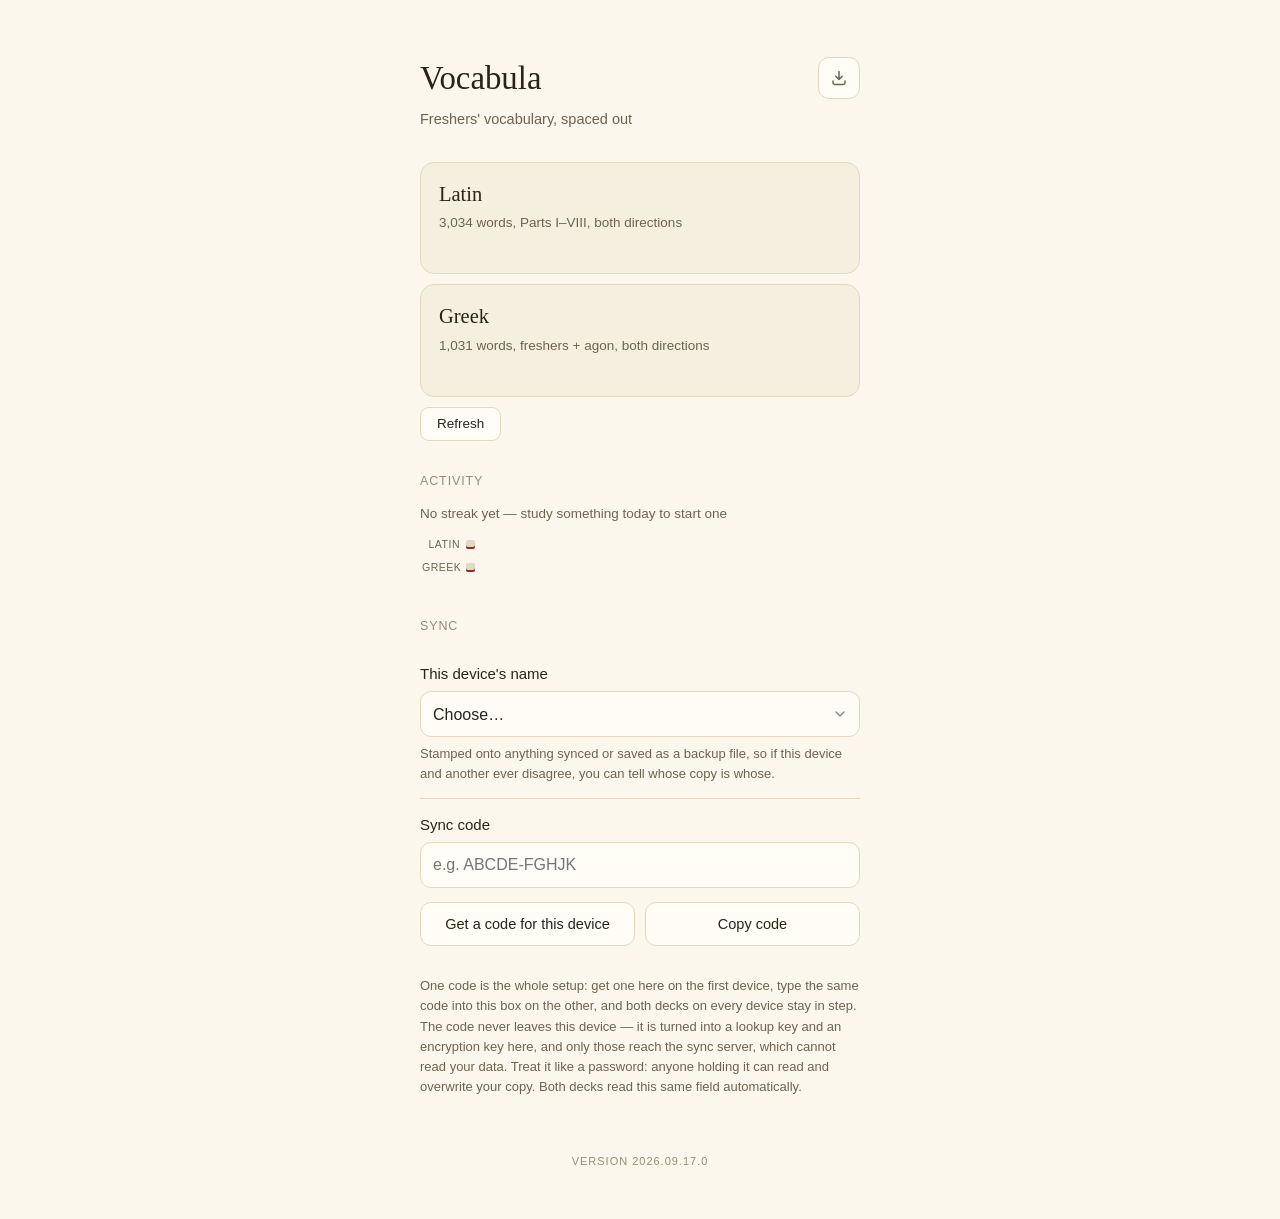
<file: index.html>
<!DOCTYPE html>
<html lang="en" data-palette="vellum" data-theme="light">
<head>
<meta charset="utf-8">
<meta http-equiv="Content-Security-Policy" content="default-src 'none'; script-src 'unsafe-inline' 'self'; style-src 'unsafe-inline' 'self'; img-src 'self' data:; connect-src 'self' https://vocabula-sync.karsten-vun.workers.dev; base-uri 'none'; form-action 'none'">
<meta name="viewport" content="width=device-width, initial-scale=1, viewport-fit=cover, maximum-scale=1, user-scalable=no">
<meta name="apple-mobile-web-app-capable" content="yes">
<meta name="mobile-web-app-capable" content="yes">
<meta name="apple-mobile-web-app-status-bar-style" content="default">
<meta name="apple-mobile-web-app-title" content="Vocabula">
<meta name="theme-color" content="#fbf7ec">
<link rel="apple-touch-icon" href="icon-180.png">
<link rel="icon" href="icon-180.png">
<title>Vocabula</title>
<link rel="stylesheet" href="palettes.css?v=2026.09.17.0">
<!-- Phase 2 (PHASE2_PLAN.md §2.1): the deck list itself, read by the script
     below instead of a hand-written DECKS array. 'self' added to script-src
     above for this -- the old 'unsafe-inline'-only policy blocks a real
     src= script load, same class of gap as the connect-src CSP bug found
     2026-08-16 (that one silently killed fetch(), this one would have
     silently killed the entire page: REGISTRY undefined, every script below
     throwing on first reference).

     Two more pre-existing CSP gaps found live while testing this change,
     fixed in the same line since both were sitting right here: `img-src
     'self'` (no `data:`) was silently blocking the <select> arrow's inline
     SVG background-image everywhere on this page, and `connect-src` never
     included `'self'`, so the version-link self-correction fetch() a few
     screens down (`fetch('deck.html')`) has likely never actually run --
     the version text you see has only ever been the hardcoded fallback,
     manually kept in step. Neither is new; both were just never caught
     because nothing before this session read this page's own console. -->
<script src="decks/registry.js?v=2026.09.17.0"></script>
<!-- shared.js and palettes.css carry ?v=<BUILD> from 2026.08.20.3, and the
     number must be bumped with BUILD (sec95c pins that it matches).
     Why: these two are the only files both pages load by a fixed name, and a
     browser keys its cache on the whole URL. Without the query, a returning
     visitor gets the NEW deck.html against a cached OLD shared.js -- which is
     not a cosmetic problem: 2026.08.20.2 moved avgMsPerRating() into
     shared.js and renderCounts() calls it unguarded on every card, so the
     study screen threw ReferenceError on the first word. Reproduced in the
     in-app browser the same day (transferSize:0 on shared.js, currentStreak
     defined, avgMsPerRating not). The query makes each build's pair a
     distinct URL, so the two can never be mismatched again. -->
<script src="shared.js?v=2026.09.17.0"></script>
<script>
// The launcher's own chrome is always Vellum (fixed, not switchable -- see the
// :root comment below); only light/dark follows the system. Stamped on <html>
// before first paint so palettes.css supplies every variable from the start.
(function(){
  var mq=window.matchMedia&&matchMedia('(prefers-color-scheme: dark)');
  var set=function(){ document.documentElement.dataset.theme=(mq&&mq.matches)?'dark':'light'; };
  set(); if(mq&&mq.addEventListener) mq.addEventListener('change',set);
})();
</script>
<style>
/* Hidden means hidden (2026.09.14.0) -- the same rule as deck.html, for the
   same reason: the browser's own rule for the hidden attribute sits at the
   bottom of the cascade, so any display: set below would beat it. deck.html's
   tie bar was drawn on every screen for a week that way. #fDeviceOther is
   the one element this page shows and hides with the attribute. */
[hidden]{display:none!important}
:root{
  --serif:"Palatino","Palatino Linotype","Book Antiqua",Georgia,serif;
  --sans:-apple-system,BlinkMacSystemFont,"SF Pro Text","Helvetica Neue",Arial,sans-serif;
  /* Vellum, the launcher's own chrome colour -- fixed here, not switchable.
     Every colour variable (--bg/--panel/--ink/--coral/--again/--good/...) comes
     from palettes.css via the data-palette="vellum" + data-theme stamped on
     <html> above -- the SAME file the decks read, so this page can never again
     fall out of step with the palette list (it did, 2026-08-16: a hand-copied
     table here lacked the five newest palettes and still carried two retired
     ones, so a deck on Steel or Rubric got a Vellum border, and the retention-
     coloured strip mixed an undefined --again into transparency). The palette
     machinery is used here for exactly one other thing: reading each deck's
     own --coral off a throwaway scoped probe element (paletteAccent() in the
     script), so that deck's nav card can wear its own accent as a border. The
     strip's own colours stay the launcher's vellum, deliberately (2026-08-16,
     scaled back from a per-deck-themed card after it read as cluttered). */
}
/* Today's numbers, inside that deck's own nav card -- replaces the 35-day
   dot-strip that used to live here (2026-08-16, his direct ask: the history
   view is secondary, per-day stats for the deck in front of him matter more).
   One line, no box of its own, same muted small-text idiom as .d above. */
.todayStats{margin-top:8px;font-size:12.5px;color:var(--muted);min-height:1.3em}
*{box-sizing:border-box;-webkit-tap-highlight-color:transparent}
html,body{margin:0;padding:0;background:var(--bg)}
body{
  color:var(--ink); font-family:var(--sans); font-size:16px; line-height:1.6;
  -webkit-font-smoothing:antialiased; -webkit-text-size-adjust:100%;
  padding:calc(52px + env(safe-area-inset-top)) 20px calc(40px + env(safe-area-inset-bottom));
  max-width:30rem; margin:0 auto;
}
h1{font-family:var(--serif);font-weight:400;font-size:2.05rem;margin:0 0 4px}
.sub{color:var(--muted);font-size:14.5px;margin:0 0 30px}

/* ---------- nav cards, same visual language as the decks' own .dir cards ---------- */
a.card{display:block;text-decoration:none;color:inherit;background:var(--panel);
  border:1px solid var(--line);border-radius:14px;padding:15px 18px;margin-bottom:10px}
a.card:active{border-color:var(--coral);background:var(--accent-soft)}
a.card .t{font-family:var(--serif);font-size:1.28rem;margin-bottom:2px}
a.card .d{color:var(--muted);font-size:13.5px}

/* ---------- section labels, same idiom as the decks' .sect h2 ---------- */
.sect{margin-top:30px}
.sect h2{font-size:12.5px;font-weight:500;color:var(--faint);text-transform:uppercase;
  letter-spacing:.07em;margin:0 0 12px}

/* ---------- fields, identical component language to each deck's own Settings ---------- */
.field{padding:14px 0;border-bottom:1px solid var(--line)}
.field:last-child{border-bottom:none}
.field label{display:block;font-size:15px;margin-bottom:5px}
.field .fh{font-size:13px;color:var(--muted);line-height:1.55;margin-top:7px}
.field input[type=text],.field input[type=password],.field select{
  width:100%;height:46px;border:1px solid var(--line);border-radius:11px;padding:0 12px;
  font-size:16px;background:var(--raise);color:var(--ink);font-family:inherit}
.field select{-webkit-appearance:none;appearance:none;
  background-image:url('data:image/svg+xml;utf8,<svg xmlns="http://www.w3.org/2000/svg" width="10" height="6"><path d="M1 1l4 4 4-4" fill="none" stroke="%23988c75" stroke-width="1.5" stroke-linecap="round" stroke-linejoin="round"/></svg>');
  background-repeat:no-repeat;background-position:right 14px center;padding-right:32px}
.field #fDeviceOther{margin-top:10px}
.savedTag{display:inline-flex;align-items:center;gap:5px;font-size:12.5px;color:var(--good);
  margin-left:8px;opacity:0;transition:opacity .25s ease}
.savedTag.on{opacity:1}

/* ---------- Export all (2026-08-21, his ask -- Riverbank's launcher feature,
   re-plumbed for this page's async storage). The glyph is this page's own:
   an arrow settling into an open tray, drawn in the select-arrow's stroke
   style (1.5px, round caps, currentColor) rather than Riverbank's heavy
   unicode arrow, which sat oddly against everything else here. Beside the
   h1, so saving backups reads as an app-level act, not one deck's. ---------- */
.h1Row{display:flex;align-items:center;justify-content:space-between;gap:12px;margin:0 0 4px}
.h1Row h1{margin-bottom:0}
.exportBtn{flex:0 0 auto;width:42px;height:42px;display:flex;align-items:center;justify-content:center;
  border:1px solid var(--line);border-radius:11px;background:var(--raise);color:var(--muted);cursor:pointer;padding:0}
.exportBtn:active{border-color:var(--coral);background:var(--accent-soft);color:var(--ink)}
.exportBtn:disabled{opacity:.5;cursor:default}
.exportNote{font-size:12.5px;color:var(--muted);margin:2px 0 0;min-height:0}
.exportNote:empty{margin:0}
.exportNote.bad{color:var(--coral)}

/* ---------- version line, same idiom as the decks' own .build ---------- */
.verlink{display:block;text-align:center;margin:34px 0 0;padding:8px;font-size:11px;
  letter-spacing:.09em;text-transform:uppercase;color:var(--faint);text-decoration:none}
.verlink:active{color:var(--coral)}

/* ---------- sync code row: the code field's action buttons + status line ---------- */
.pairRow{display:flex;gap:10px;margin-top:10px}
.pairBtn{flex:1;min-height:44px;border:1px solid var(--line);border-radius:11px;background:var(--raise);
  color:var(--ink);font-size:14.5px;font-family:inherit;cursor:pointer;padding:8px 10px;line-height:1.25}
.pairBtn:active{border-color:var(--coral);background:var(--accent-soft)}
.pairPanel{margin-top:12px;padding:14px;border:1px solid var(--line);border-radius:11px;background:var(--raise)}
.pairPanel textarea{width:100%;border:1px solid var(--line);border-radius:9px;
  padding:8px 10px;font-size:12.5px;font-family:ui-monospace,Menlo,monospace;color:var(--muted);
  background:var(--panel);resize:vertical;word-break:break-all}
.pairStatus{font-size:13px;color:var(--good);margin-top:10px;min-height:1em}
.pairStatus.bad{color:var(--coral)}

/* ---------- manual force-refresh of the two cards above, straight off the
   sync server -- see the big comment block near renderDeckProgress() below
   for why this exists at all. Small and secondary by design: the automatic
   check already runs on every load, this is only for "no, right now". ---------- */
.refreshRow{display:flex;align-items:center;gap:12px;margin:2px 0 26px}
.refreshBtn{height:34px;padding:0 16px;border:1px solid var(--line);border-radius:9px;
  background:var(--raise);color:var(--ink);font-size:13.5px;font-family:inherit;cursor:pointer}
.refreshBtn:active{border-color:var(--coral);background:var(--accent-soft)}
.refreshBtn:disabled{opacity:.5;cursor:default}
.refreshStatus{font-size:12.5px;color:var(--muted)}
.refreshStatus.bad{color:var(--coral)}

/* ---------- Phase 2 (PHASE2_PLAN.md §2.2): cross-deck dashboard. Read-only
   throughout, same guarantee as the per-card strips above -- everything here
   only ever reads state[KEY], nothing is written back to any deck. ---------- */
.streakLine{font-size:13.5px;color:var(--muted);margin-bottom:10px;min-height:1.4em}
/* One shared horizontal scroll for every visible deck's row, so scrolling is
   a single action across all of them at once (PLATFORM_PLAN.md §6a) rather
   than N independently-scrolling strips that drift out of alignment. */
.calAllScroll{overflow-x:auto;-webkit-overflow-scrolling:touch;padding:2px 2px 10px}
.calDeckRow{display:flex;align-items:center;gap:6px;margin-bottom:6px}
.calDeckRow:last-child{margin-bottom:0}
.calDeckRow .lbl{flex:0 0 auto;width:38px;font-size:10.5px;color:var(--muted);
  text-transform:uppercase;letter-spacing:.05em;text-align:right}
.calDeckRow .dots{display:flex;gap:2px}
.calDot{width:9px;height:9px;border-radius:2px;background:var(--line);flex:0 0 auto}
.calDot.today{box-shadow:inset 0 -2px 0 var(--coral)}
</style>
</head>
<body>
<div class="h1Row">
  <h1>Vocabula</h1>
  <button type="button" id="btnExportAll" class="exportBtn" aria-label="Save a backup file of every deck">
    <svg width="18" height="18" viewBox="0 0 18 18" aria-hidden="true">
      <path d="M9 2.5v8M5.8 7.3L9 10.5l3.2-3.2" fill="none" stroke="currentColor" stroke-width="1.5" stroke-linecap="round" stroke-linejoin="round"/>
      <path d="M3 12v1.8A1.7 1.7 0 0 0 4.7 15.5h8.6a1.7 1.7 0 0 0 1.7-1.7V12" fill="none" stroke="currentColor" stroke-width="1.5" stroke-linecap="round" stroke-linejoin="round"/>
    </svg>
  </button>
</div>
<p class="sub">Freshers' vocabulary, spaced out</p>
<p class="exportNote" id="exportNote"></p>

<div id="deckCards"></div>
<div class="refreshRow">
  <button type="button" id="btnRefreshCards" class="refreshBtn">Refresh</button>
  <span class="refreshStatus" id="refreshStatus"></span>
</div>
<div class="sect">
  <h2>Activity</h2>
  <div class="streakLine" id="streakLine"></div>
  <div class="calAllScroll" id="calAllScroll"></div>
</div>
<div class="sect">
  <h2>Sync</h2>
  <div class="field">
    <label for="fDevice">This device's name</label>
    <select id="fDevice">
      <option value="" disabled hidden>Choose…</option>
      <option value="Mac">Mac</option>
      <option value="Mac Web">Mac Web</option>
      <option value="iPhone">iPhone</option>
      <option value="iPhone Web">iPhone Web</option>
      <option value="other">Other…</option>
    </select>
    <input type="text" id="fDeviceOther" placeholder="Device name" autocapitalize="words" autocorrect="off" spellcheck="false" hidden>
    <div class="fh">Stamped onto anything synced or saved as a backup file, so if this device and another ever disagree, you can tell whose copy is whose.</div>
  </div>
  <div class="field">
    <label for="fSyncCode">Sync code <span class="savedTag" id="savedCode">✓ saved</span></label>
    <input type="text" id="fSyncCode" placeholder="e.g. ABCDE-FGHJK" autocapitalize="characters" autocorrect="off" spellcheck="false" autocomplete="off">
    <div class="pairRow" style="margin-top:14px">
      <button type="button" id="btnNewCode" class="pairBtn">Get a code for this device</button>
      <button type="button" id="btnCopyCode" class="pairBtn">Copy code</button>
    </div>
    <div class="pairStatus" id="pairStatus"></div>
    <div class="fh">One code is the whole setup: get one here on the first device, type the same code
      into this box on the other, and both decks on every device stay in step. The code never leaves
      this device — it is turned into a lookup key and an encryption key here, and only those reach
      the sync server, which cannot read your data. Treat it like a password: anyone holding it can
      read and overwrite your copy. Both decks read this same field automatically.</div>
  </div>
</div>

<a class="verlink" id="verLink" href="deck.html?deck=latin#changelog">Version 2026.09.17.0</a>

<script>
// ---------- shared sync settings: the ONE place the sync code and this device's
// name live, read by both decks (deck.html's loadSyncShared()) and this page.
// The code is never copied into a deck's own state, so it can never end up in
// a payload or an export. The old gist key (vocabula.gist.v1) is read once for
// its device name and then removed -- it held a token nothing needs any more.
const SYNC_SHARED_KEY='vocabula.sync.v1';
const LEGACY_GIST_SHARED_KEY='vocabula.gist.v1';
const SYNC_ENDPOINT='https://vocabula-sync.karsten-vun.workers.dev';
const SYNC_MAX_BYTES=20*1024*1024;   // mirrors deck.html's own cap -- matches the Worker's, KV values top out at 25 MiB
const SYNC_KEEPALIVE_MAX=60*1024;    // mirrors deck.html's own -- a keepalive fetch over ~64KiB is a spec-level network error, not just a dropped flag
const $=id=>document.getElementById(id);
function loadShared(){
  let cur={};
  try{ cur=JSON.parse(localStorage.getItem(SYNC_SHARED_KEY))||{}; }catch(e){}
  if(cur&&typeof cur==='object'&&Object.prototype.hasOwnProperty.call(cur,'__proto__')) delete cur['__proto__'];
  // installId (2026.08.19.5): one permanent random id per copy of the app,
  // minted by whichever page reads the shared blob first and never changed --
  // same rule and same alphabet as deck.html's randomInstallId(). Stamped on
  // the launcher's own push as `from` so the sync Worker can tell installs
  // apart (it keeps a spare copy only when a different install takes over).
  const out={syncCode:(typeof cur.syncCode==='string')?cur.syncCode:'', deviceName:(typeof cur.deviceName==='string')?cur.deviceName:'',
             installId:(typeof cur.installId==='string'&&/^[a-z0-9]{8}$/.test(cur.installId))?cur.installId:''};
  let changed=false;
  try{
    const legacy=localStorage.getItem(LEGACY_GIST_SHARED_KEY);
    if(legacy){
      try{ const g=JSON.parse(legacy); if(g&&typeof g.deviceName==='string'&&!out.deviceName) out.deviceName=g.deviceName; }catch(e){}
      localStorage.removeItem(LEGACY_GIST_SHARED_KEY);
      changed=true;
    }
  }catch(e){}
  if(!out.installId){ out.installId=randomInstallId(); changed=true; }
  if(changed) saveShared(out);
  return out;
}
function randomInstallId(){
  const chars='abcdefghijklmnopqrstuvwxyz0123456789';
  const bytes=crypto.getRandomValues(new Uint8Array(8));
  let s=''; for(let i=0;i<8;i++) s+=chars[bytes[i]%chars.length];
  return s;
}
// Writes back on top of whatever the blob already holds. It used to rebuild
// the blob from {syncCode, deviceName} alone and so silently dropped the
// extraction key deck.html keeps in the same blob every time a name or a new
// code was saved here (found 2026-08-19, fixed with the installId work --
// deck.html's saveSyncShared() now spreads the current object the same way).
function saveShared(patch){
  let cur={};
  try{ cur=JSON.parse(localStorage.getItem(SYNC_SHARED_KEY))||{}; }catch(e){}
  if(cur&&typeof cur==='object'&&Object.prototype.hasOwnProperty.call(cur,'__proto__')) delete cur['__proto__'];
  const next=Object.assign({syncCode:'',deviceName:''},cur,patch);
  try{ localStorage.setItem(SYNC_SHARED_KEY, JSON.stringify(Object.assign({},next,{syncCode:next.syncCode||'',deviceName:next.deviceName||''}))); }catch(e){}
  return next;
}
function flash(id){
  const el=$(id);
  el.classList.add('on');
  clearTimeout(el._t);
  el._t=setTimeout(()=>el.classList.remove('on'),1600);
}
// Presets cover the devices actually in use; "Other…" reveals a free-text
// field for anything else, so the dropdown never blocks an unlisted device.
const DEVICE_PRESETS=['Mac','Mac Web','iPhone','iPhone Web'];
function applyDeviceName(name){
  if(DEVICE_PRESETS.includes(name)){
    $('fDevice').value=name; $('fDeviceOther').hidden=true; $('fDeviceOther').value='';
  }else if(name){
    $('fDevice').value='other'; $('fDeviceOther').hidden=false; $('fDeviceOther').value=name;
  }else{
    $('fDevice').value=''; $('fDeviceOther').hidden=true; $('fDeviceOther').value='';
  }
}
(function init(){
  const s=loadShared();
  applyDeviceName(s.deviceName||'');
  $('fSyncCode').value=s.syncCode||'';
})();
$('fDevice').addEventListener('change',e=>{
  const v=e.target.value;
  if(v==='other'){
    $('fDeviceOther').hidden=false; $('fDeviceOther').focus();
    saveShared({deviceName:$('fDeviceOther').value.trim()});
  }else{
    $('fDeviceOther').hidden=true; $('fDeviceOther').value='';
    saveShared({deviceName:v});
  }
});
$('fDeviceOther').addEventListener('change',e=>{ saveShared({deviceName:e.target.value.trim()}); });

// ---------- the sync code itself. Same helpers as deck.html's, kept
// deliberately tiny and identical: a readable 10-character code with no
// 0/O/1/I, normalised on input (case, spaces, optional dash), rejected rather
// than guessed when it isn't one. Changing an existing code asks first --
// this device stops syncing with anything still on the old one -- and Cancel
// is a genuine no-op. What the DECKS do about a changed code (look at what the
// new slot holds before pushing anything) is decided there, on their next
// load, from this same field.
function randomSyncCode(){
  const chars='ABCDEFGHJKLMNPQRSTUVWXYZ23456789';
  const bytes=crypto.getRandomValues(new Uint8Array(10));
  let s=''; for(let i=0;i<10;i++){ s+=chars[bytes[i]%chars.length]; if(i===4) s+='-'; }
  return s;
}
function normaliseSyncCode(raw){
  const s=String(raw||'').toUpperCase().replace(/[^A-Z2-9]/g,'');
  if(s.length!==10||/[01IO]/.test(s)) return null;
  return s.slice(0,5)+'-'+s.slice(5);
}
function pairStatus(msg,bad){
  const el=$('pairStatus');
  el.textContent=msg||'';
  el.classList.toggle('bad',!!bad);
}
function replaceMessage(){
  return 'This device already has a sync code set up.\n\n'+
    'OK = replace it with the new one. This device will stop syncing with anything still on the old code; '+
    'each deck looks at what the new code holds before it pushes anything.\n'+
    'Cancel = keep the code this device already has.';
}
// Distinct from replaceMessage() above, and used only by btnNewCode(): that
// button now pushes both decks' local copies immediately (see
// pushDeckFromLauncher()), unlike typing an existing code into the field
// above, which still only ever defers to each deck's own reconcile-first
// check on its next load. Sharing one message between the two would either
// overclaim what typing a code in does, or underclaim what generating one now
// does -- worth the extra function to keep both honest.
function replaceAndPushMessage(){
  return 'This device already has a sync code set up.\n\n'+
    'OK = replace it with a new one and push what’s on this device up to it right now. '+
    'This device will stop syncing with anything still on the old code.\n'+
    'Cancel = keep the code this device already has.';
}
$('fSyncCode').addEventListener('change',e=>{
  const raw=e.target.value, cur=loadShared().syncCode;
  if(!raw.trim()){
    if(cur&&confirm('Switch sync off on this device? Nothing is deleted anywhere; the other devices keep going. You can type the same code back in later.')){
      saveShared({syncCode:''}); pairStatus('Sync switched off on this device.');
    } else e.target.value=cur;
    return;
  }
  const code=normaliseSyncCode(raw);
  if(!code){ pairStatus('That doesn’t look like a sync code — it is ten letters/digits, like ABCDE-FGHJK.',true); e.target.value=cur; return; }
  if(code===cur){ e.target.value=cur; return; }
  if(cur&&!confirm(replaceMessage())){ e.target.value=cur; pairStatus('Left as it was.'); return; }
  saveShared({syncCode:code}); e.target.value=code; flash('savedCode');
  pairStatus('Code saved — open a deck and it will pick up whatever this code holds.');
  renderAll(); checkSync(true);
});
// Pushes both decks' current local copies up under the fresh code, rather
// than just minting it and hoping the owner remembers to open a deck
// afterward -- see pushDeckFromLauncher()'s own comment for why that hope was
// exactly the gap. The field and both buttons stay disabled for the round
// trip: the old version showed a green "✓ saved" tag and a plain, calmly-
// sitting code the instant it was minted, which read as "done" well before
// anything had reached the server -- copy it and switch devices in that gap
// and the other end found nothing under the code at all, not a stale copy
// (FINALISATION_PLAN.md §5.2). Disabling the controls can't stop a tab close,
// but it does make "not done yet" impossible to miss, and makes copying the
// code out mid-push a deliberate act rather than the easy default.
let newCodeBusy=false;
$('btnNewCode').addEventListener('click',async()=>{
  if(newCodeBusy) return;
  const cur=loadShared().syncCode;
  if(cur&&!confirm(replaceAndPushMessage())){ pairStatus('Left as it was.'); return; }
  const code=randomSyncCode();
  saveShared({syncCode:code}); $('fSyncCode').value=code;
  newCodeBusy=true;
  const btnNew=$('btnNewCode'), btnCopy=$('btnCopyCode'), field=$('fSyncCode');
  btnNew.disabled=true; btnCopy.disabled=true; field.disabled=true;
  btnNew.textContent='Saving…';
  pairStatus('Saving to the sync server — don’t switch devices yet…');
  try{
    if(!dbPromise) dbPromise=openDeckDb();
    const db=await dbPromise;
    const deviceName=loadShared().deviceName||'';
    const results=await Promise.allSettled(DECKS.map(d=>pushDeckFromLauncher(db,code,d,deviceName)));
    const outcomes=results.map((r,i)=>r.status==='fulfilled'?r.value:{id:DECKS[i].id,ok:false,error:(r.reason&&r.reason.message)||String(r.reason)});
    const pushed=outcomes.filter(o=>o.ok);
    const failed=outcomes.filter(o=>o.ok===false&&!o.skipped);
    const skipped=outcomes.filter(o=>o.skipped);
    if(failed.length){
      pairStatus('Pushed '+pushed.length+' of '+(outcomes.length-skipped.length)+' — '+
        failed.map(o=>o.id+' failed ('+o.error+')').join('; ')+
        '. Try again before switching devices.',true);
    } else if(!pushed.length){
      pairStatus('No deck has been opened on this device yet, so there was nothing local to push. '+
        'Open Latin or Greek here first — it will push its own copy up on its own.');
    } else {
      flash('savedCode');
      pairStatus('New code saved and pushed'+(skipped.length?' ('+skipped.map(o=>o.id).join(', ')+' skipped — never opened here)':'')+
        ' — safe to type into the other device now.');
    }
    await renderAll();
  } finally {
    newCodeBusy=false;
    btnNew.disabled=false; btnCopy.disabled=false; field.disabled=false;
    btnNew.textContent='Get a code for this device';
  }
});
$('btnCopyCode').addEventListener('click', async ()=>{
  const code=loadShared().syncCode;
  if(!code){ pairStatus('No code on this device yet — get one first.',true); return; }
  try{ await navigator.clipboard.writeText(code); pairStatus('Copied — type or paste it into the other device.'); return; }catch(e){}
  // navigator.clipboard.writeText can silently reject with no error a user
  // ever sees, notably inside an installed (Add to Home Screen/Dock)
  // standalone PWA on iOS -- exactly how this app is normally run. The
  // older, synchronous execCommand path doesn't depend on the async
  // Permissions API at all, so it's tried here as a second real attempt.
  const el=$('fSyncCode'); el.focus(); el.select();
  try{ if(document.execCommand('copy')){ pairStatus('Copied.'); return; } }catch(e){}
  pairStatus('Couldn’t copy automatically — the code above is selected; copy it by hand.',true);
});

// ---------- version line: the text above is a hardcoded fallback (kept in step
// by hand, same discipline as the rest of a BUILD bump) so it's never blank --
// this then confirms/corrects it live against deck.html's own const BUILD, so
// a forgotten hand-edit here can't go stale silently. ----------
fetch('deck.html',{cache:'no-store'}).then(r=>r.text()).then(text=>{
  const m=text.match(/const BUILD='([^']+)'/);
  if(m) $('verLink').textContent='Version '+m[1];
}).catch(()=>{ /* offline or blocked -- the hardcoded fallback above stands */ });

// ============================================================
// Per-deck card content: today's stats, one line, inside that deck's own
// nav card. READ-ONLY throughout -- everything below only ever reads a
// deck's stores, never writes them. This page cannot alter either deck's
// real state. The maths (dayKey/heatCellBg/etc.) is copied verbatim from
// deck.html, with S.settings.* turned into explicit parameters since this
// page holds two decks' state at once, not one global S.
//
// Where a deck's state lives (Phase 1 step 3, 2026-08-16): IndexedDB
// `vocabula`, store `state`, key = the deck's KEY -- everything but the review
// log, which is all this page needs (days + settings + palette/theme/summary).
// The pre-cutover copies (IndexedDB `kv` blob, localStorage full blob) are
// read as fallbacks so a device that has not opened a deck since the cutover
// still shows something. Palette/theme for the card border come from the
// tiny boot record in localStorage (KEY.boot) synchronously, so the border
// is right on the very first frame; everything else fills in as soon as
// IndexedDB answers.
//
// This card's own content has been redesigned twice on the same day
// (2026-08-16) and both times the record of what was tried and rejected is
// worth keeping so a future session doesn't re-walk the same ground:
//   1. Original: a two-line card (35-day dot-strip + four stat chips, all
//      re-themed to that deck's own saved palette) -- cut for reading as
//      cluttered (PLATFORM_PLAN.md §6b).
//   2. Scaled back to one line, a plain 35-day dot-strip, no numbers, in the
//      launcher's own fixed vellum.
//   3. **This version**: even the dot-strip is gone from the card. His own
//      direct ask -- history-over-time is secondary, what matters on this
//      page is today's numbers for the deck in front of him. The 35-day (and
//      full-history) view didn't disappear, it moved to its own "Activity"
//      section below the cards, shared across both decks on one axis -- see
//      that section's own comment further down. The card itself now shows
//      only: the existing "what to do now" line (summaryLine(), unchanged)
//      and a new one-line today readout (renderTodayStats(), below).
// The deck's saved palette still shows up on the card, just as its border
// only -- paletteAccent() below pulls one colour (--coral) off a throwaway
// scoped probe element (palettes.css being the single source of truth).
// ============================================================
const HOUR=3600000, DAY=86400000;
const dayKey=(ts,roll)=>Math.floor((ts-new Date(ts).getTimezoneOffset()*60000-roll*HOUR)/DAY);
// Phase 2 (PHASE2_PLAN.md §2.1): DECKS now derives from REGISTRY (decks/
// registry.js) instead of being hand-written here -- a deck added to the
// registry shows up on the launcher with no index.html edit. Archived decks
// (D3) are filtered out: hidden from the launcher, not deleted -- their
// storage/sync slot is untouched and they stay reachable by a direct
// deck.html?deck=<id> URL or a pinned icon.
// Phase 4 (PHASE3_4_HANDOFF.md §2): mergeRegistry (shared.js) folds in any
// device-created decks (localStorage, USER_DECKS_KEY) alongside the static
// REGISTRY -- a triaged deck shows up on the launcher with no further
// wiring, same as the static rows always have.
function loadUserDecks(){
  try{ const v=JSON.parse(localStorage.getItem(USER_DECKS_KEY)); return Array.isArray(v)?v:[]; }
  catch(e){ return []; }
}
const DECKS=mergeRegistry(REGISTRY,loadUserDecks()).filter(d=>!d.archived).map(d=>({
  id:d.id, key:d.key, title:d.title, blurb:d.blurb,
  card:'card'+d.id, today:'today'+d.id
}));
function esc(s){ return String(s==null?'':s).replace(/[&<>"']/g,c=>({'&':'&amp;','<':'&lt;','>':'&gt;','"':'&quot;',"'":'&#39;'}[c])); }
// Renders the deck nav cards from DECKS -- replaces two hand-written
// <a class="card"> blocks. Must run before renderAll(), which looks up
// each card/today/sub element by id.
function renderDeckCards(){
  $('deckCards').innerHTML=DECKS.map(d=>
    '<a class="card" href="deck.html?deck='+esc(d.id)+'" id="'+d.card+'">'+
      '<div class="t">'+esc(d.title)+'</div>'+
      '<div class="d" id="'+d.card+'Sub">'+esc(d.blurb)+'</div>'+
      '<div class="todayStats" id="'+d.today+'"></div>'+
    '</a>'
  ).join('');
}


// One colour, read off palettes.css via a throwaway scoped element rather
// than a hand-copied hex table -- keeps the CSS the only place these values
// are ever written down. display:none would risk an unresolved computed
// style in some engines since it drops the box entirely; visibility:hidden
// keeps the box (zero-sized, off-flow) so the custom property still resolves.
// An unknown palette name simply inherits the launcher's own vellum accent.
function paletteAccent(palette,theme){
  const probe=document.createElement('div');
  probe.style.cssText='position:absolute;visibility:hidden;width:0;height:0;overflow:hidden';
  probe.dataset.palette=palette; probe.dataset.theme=theme;
  document.body.appendChild(probe);
  const c=getComputedStyle(probe).getPropertyValue('--coral').trim();
  probe.remove();
  return c;
}
function resolveTheme(theme){
  if(theme==='auto') return (window.matchMedia&&matchMedia('(prefers-color-scheme: dark)').matches)?'dark':'light';
  return theme==='dark'?'dark':'light';
}
function paintBorder(cardId,palette,theme){
  const c=paletteAccent(palette||'vellum',resolveTheme(theme));
  if(c) $(cardId).style.borderColor=c;
}
// "What to do now" (PHASE2_PLAN.md §2.3/§2.2): reads a deck's own
// S.summary, written by that deck on every save() and once at boot. A
// device that has never opened this deck since the build carrying §2.3
// shipped has no summary yet -- renderDeckCards()'s static blurb stands
// until it does, same "never blank, degrade to the fallback" idiom as the
// version link at the foot of this page.
function relDay(day,todayKey){
  const diff=todayKey-day;
  if(diff<=0) return null;                 // today, or (clock skew) the future -- say nothing extra
  return diff===1?'yesterday':(diff+' days ago');
}
function summaryLine(data,rollover){
  if(!data||!data.summary) return null;
  const sum=data.summary;
  const d=dayKey(Date.now(),rollover);
  const n=(sum.due|0)+(sum.learn|0)+(sum.intro|0);
  const base=n?(n+' word'+(n===1?'':'s')+' ready'):'Nothing due right now';
  const rel=relDay(sum.day,d);
  return rel?(base+' · as of '+rel):base;
}
// Compact duration text -- "0m" / "<1m" / "6m" / "1h 12m". Rounds to the
// minute; nothing on a launcher card needs second-level precision. Exact zero
// is its own case: "<1m" for a day with no study at all claims a few seconds
// that never happened, and it read especially oddly next to a done-count of
// nothing. "<1m" now means what it says -- some study, under a minute of it.
function fmtDuration(ms){
  if(!(ms>0)) return '0m';
  const mins=Math.round(ms/60000);
  if(mins<1) return '<1m';
  if(mins<60) return mins+'m';
  return Math.floor(mins/60)+'h '+(mins%60)+'m';
}
// avgMsPerRating() moved to shared.js (2026-08-20) so deck.html's own
// top-bar time estimate reads the exact same number, not a second
// implementation that could drift from this one.
// Today's numbers for one deck (his 2026-08-16 ask, replacing the 35-day
// dot-strip that used to render here -- see the section comment above).
// "Due" is deliberately the narrow FSRS sense (S.summary.due alone,
// genuinely-scheduled reviews) rather than the broader due+learn+intro
// "ready" total the .d line above already shows -- a distinct, useful
// number, not a restatement. Time spent comes straight from today's day
// record; the "~Nm to go" projection (spent + avg-ms/rating × words still
// ready) only appears once there's enough trailing data to make it more
// than a guess, and only when there's anything left to project.
// `done` is read from today's own day record, NOT from summary.doneToday
// (2026-08-17). The summary is a snapshot stamped when that deck last saved,
// which is why summaryLine() above discloses "as of yesterday" when it is
// stale -- but this line took doneToday from that same stale snapshot while
// taking the time beside it from today's live day record. A deck last opened
// yesterday therefore read "12 due · 143 done · 0m": yesterday's review count
// presented as today's, next to today's true zero minutes, the two halves of
// one sentence disagreeing about which day they meant. days[] is keyed by
// day, so reading it directly cannot misattribute: on a stale snapshot
// there is simply no record for today yet and it correctly says 0.
// `due` genuinely cannot be recomputed here (it needs the scheduler this
// page never loads), so it stays snapshot-derived -- with the staleness
// already disclosed one line up.
function renderTodayStats(el,data,rollover){
  if(!data||!data.summary){ el.textContent=''; return; }
  const sum=data.summary, days=data.days||{};
  const d=dayKey(Date.now(),rollover);
  const todayRec=days[d]||{};
  const spentMs=todayRec.studyMs||0;
  const done=todayRec.n|0;
  const left=(sum.due|0)+(sum.learn|0)+(sum.intro|0);
  const avg=avgMsPerRating(days,d,14);
  const timePart=(avg&&left>0) ? (fmtDuration(spentMs)+' / ~'+fmtDuration(spentMs+avg*left)) : fmtDuration(spentMs);
  el.textContent=(sum.due|0)+' due · '+done+' done · '+timePart;
}
// Paints the card border and both text lines for one deck, from a state
// object shaped like that deck's own S (minus the log). Never throws on a
// device that's never opened this deck: summaryLine()/renderTodayStats()
// both degrade to their fallback (the static blurb; an empty stats line)
// rather than showing stale or fabricated numbers.
function renderDeckProgress(cardId,todayId,data){
  const settings=(data&&data.settings)||{};
  const rollover=(settings.rollover!=null)?settings.rollover:4;
  if(data) paintBorder(cardId,data.palette,data.theme);
  const line=summaryLine(data,rollover), subEl=document.getElementById(cardId+'Sub');
  if(subEl&&line) subEl.textContent=line;
  renderTodayStats($(todayId),data,rollover);
}
// Merges N decks' day maps into one: a day counts toward the COMBINED streak
// if any visible deck studied that day. Each deck's days map is already
// keyed by that deck's own dayKey (which depends on that deck's own
// rollover hour) -- summing the integer keys directly assumes decks'
// rollover hours are close enough that a study session lands in the same
// calendar-day bucket either way. True for any realistic rollover gap; a
// combined streak is a glance-level number, not a scheduling input, so this
// approximation is deliberate, not an oversight.
//
// Each deck is passed as {days, since}: `since` is that deck's own
// streakStart, the "count my streak from here" reset in its calendar gear.
// Honouring it here is what keeps the headline consistent with the per-deck
// figures printed right beside it (2026-08-17). Before, the merge ignored
// streakStart entirely while the breakdown applied it, so a reset deck
// produced a line that contradicted itself -- "247-day streak (Latin 12 ·
// Greek 12)" -- the one number a reader trusts least being the biggest one.
function mergeDayMaps(entries){
  const merged={};
  for(const e of entries){
    const days=e.days||{}, since=e.since;
    for(const k in days){
      const n=(days[k]&&days[k].n)||0;
      if(!n) continue;
      if(since!=null&&+k<since) continue;   // before that deck's own streak reset
      (merged[k]||(merged[k]={n:0})).n+=n;
    }
  }
  return merged;
}
const CAL_REF_ROLL=4;   // shared reference rollover for the combined streak and the calendar's own date axis -- see mergeDayMaps' comment
function renderStreakLine(datasById){
  const merged=mergeDayMaps(DECKS.map(d=>{
    const data=datasById[d.id];
    return {days:(data&&data.days)||{}, since:(data&&data.settings&&data.settings.streakStart)};
  }));
  const combined=currentStreak(merged,dayKey(Date.now(),CAL_REF_ROLL),null);
  const parts=DECKS.map(d=>{
    const data=datasById[d.id]; if(!data) return null;
    const settings=data.settings||{}, rollover=(settings.rollover!=null)?settings.rollover:CAL_REF_ROLL;
    const s=currentStreak(data.days||{},dayKey(Date.now(),rollover),settings.streakStart);
    return d.title+' '+s;
  }).filter(Boolean);
  $('streakLine').textContent=(combined?combined+'-day streak':'No streak yet — study something today to start one')+
    (parts.length?' ('+parts.join(' · ')+')':'');
}
// One shared-scroll container, one row per visible deck, all sharing the
// same day columns (PLATFORM_PLAN.md §6a) so scrolling is a single action
// across every deck at once rather than N independently-scrolling strips.
// Deliberately past-only (no forecast -- that needs the scheduling engine,
// which this page never loads) and read-only with no click-through detail,
// unlike deck.html's own per-deck calendar -- "the launcher stays a reader"
// (§2.2).
// Every non-archived deck always draws a row. The per-deck show/hide
// checkboxes that used to sit above this were removed on the owner's call
// (2026-08-26): with two decks the control was one tap to hide half of a
// read-only summary and one more to bring it back, and nothing else on the
// page reads the choice. Archiving a deck is still the way to take it off
// the launcher, and that route already exists in the registry.
function renderCalStack(datasById){
  const visible=DECKS;
  if(!visible.length){ $('calAllScroll').innerHTML=''; return; }
  const d0=dayKey(Date.now(),CAL_REF_ROLL);
  let startKey=d0;
  for(const d of visible){
    const data=datasById[d.id];
    if(data&&data.created) startKey=Math.min(startKey,dayKey(data.created,CAL_REF_ROLL));
    for(const k in ((data&&data.days)||{})) startKey=Math.min(startKey,+k);
  }
  let rowsHtml='';
  for(const d of visible){
    const data=datasById[d.id]||{};
    const days=data.days||{}, settings=data.settings||{};
    // Same baseline the deck's own heatmap chip displays -- read from that
    // deck's saved heatmapAvgWindow, so a row here and that deck's own
    // calendar colour identically instead of against two different averages.
    const avgR=heatmapBaseline(days,d0,settings.heatmapAvgWindow||'month');
    const mode=settings.heatmapColourMode||'volume', accent=settings.heatmapAccent||'coral';
    let dots='';
    for(let k=startKey;k<=d0;k++){
      const bg=heatCellBg(heatRec(days,k),avgR,mode,accent);
      dots+='<div class="calDot'+(k===d0?' today':'')+'"'+(bg?' style="'+bg+'"':'')+'></div>';
    }
    rowsHtml+='<div class="calDeckRow"><div class="lbl">'+esc(d.title)+'</div><div class="dots">'+dots+'</div></div>';
  }
  $('calAllScroll').innerHTML=rowsHtml;
  const sc=$('calAllScroll'); sc.scrollLeft=sc.scrollWidth;
}
// The deck's tiny boot record (theme/palette) -- synchronous, so the border
// is right before IndexedDB has answered.
function bootRecord(key){
  try{ return JSON.parse(localStorage.getItem(key+'.boot'))||null; }catch(e){ return null; }
}
// Read-only IndexedDB access. Opened WITHOUT a version so it never upgrades
// anything; if the database does not exist yet on this device (no deck ever
// opened here) the open would create an empty one -- aborted instead, so
// this page leaves no trace. Falls back to the legacy blob and then to a
// pre-cutover localStorage copy, longest log winning where both exist.
function openDeckDb(){
  return new Promise(res=>{
    try{
      const r=indexedDB.open('vocabula');
      r.onupgradeneeded=()=>{ try{ r.transaction.abort(); }catch(e){} res(null); };
      r.onsuccess=()=>res(r.result);
      r.onerror=()=>res(null);
      r.onblocked=()=>res(null);
      // WebKit has shipped states in which indexedDB.open() fires none of the
      // four handlers above and the request simply never settles. Every caller
      // here awaits this promise, so an open that never answers is not one
      // missing statistic -- it is a button that dims and stays dim with
      // nothing written anywhere to say why. Giving up after eight seconds
      // lands on the null path, which every caller already handles, and which
      // now falls back to the legacy copy rather than to nothing (see
      // fullLocalData below). First settle wins, so a late real answer is
      // simply ignored rather than racing anything.
      setTimeout(()=>res(null),8000);
    }catch(e){ res(null); }
  });
}
function idbGet(db,store,key){
  return new Promise(res=>{
    try{
      if(!db.objectStoreNames.contains(store)) return res(null);
      const rq=db.transaction(store,'readonly').objectStore(store).get(key);
      rq.onsuccess=()=>res(rq.result||null); rq.onerror=()=>res(null);
    }catch(e){ res(null); }
  });
}
async function localData(db,key){
  let st=null, kv=null, ls=null;
  if(db){ st=await idbGet(db,'state',key); kv=await idbGet(db,'kv',key); }
  try{ ls=JSON.parse(localStorage.getItem(key)); }catch(e){}
  // `state` has no log (by design); the legacy copies do. When both the new
  // and an old copy exist, the new one is at least as fresh (every save has
  // written it since the cutover), so prefer it outright; between the two
  // legacy copies, longer log wins as the decks themselves always did.
  if(st) return st;
  if(kv&&ls) return ((kv.log&&kv.log.length)||0)>=((ls.log&&ls.log.length)||0)?kv:ls;
  return kv||ls||null;
}
// Pure: which of a deck's own local copy and a freshly-fetched synced copy is
// the one worth rendering from. Reduced to a display-only question with no
// merge and nothing to write anywhere. Local (`state`) carries no log, so
// the comparison uses the last-save/last-sync stamps the decks write on
// every save and every landed push instead. A missing fetch always falls
// back to local: no news is exactly the case where the old snapshot is all
// there is.
function fresherData(local,fetched){
  if(!fetched) return local;
  if(!local) return fetched;
  const l=(local.lastSave||0), f=(fetched.lastSave||0);
  return f>=l ? fetched : local;
}
let dbPromise=null;
async function renderAll(fetched){
  fetched=fetched||{};
  for(const d of DECKS){
    const b=bootRecord(d.key);
    if(b) paintBorder(d.card,b.palette,b.theme);
  }
  if(!dbPromise) dbPromise=openDeckDb();
  const db=await dbPromise;
  const datasById={};
  for(const d of DECKS){
    const local=await localData(db,d.key);
    const data=fresherData(local,fetched[d.id]||null);
    datasById[d.id]=data;
    renderDeckProgress(d.card,d.today,data);
  }
  // Phase 2 (PHASE2_PLAN.md §2.2): combined/per-deck streaks and the stacked
  // calendar need every deck's data at once (a combined streak can't be
  // computed one deck at a time), unlike the per-card strip/summary line
  // just above, which update as each deck's own data resolves.
  renderStreakLine(datasById);
  renderCalStack(datasById);
}
renderDeckCards();  // must exist before renderAll() looks up any card/strip/sub element by id
renderAll(); // straight from this device's stores -- the page is correct
             // immediately, never blank while the sync check below is in flight

// ============================================================
// Force-refresh: this page can only ever show whatever a deck last wrote to
// *this* device's storage, which is only current if that deck was actually
// opened here since whatever changed (a palette switch, a study session)
// elsewhere. Fetching each deck's synced copy straight from the sync server
// closes that gap without giving up the read-only guarantee: fetchDeck()
// only ever GETs and decrypts, and the result is handed to renderAll() as
// data to render *from*, never written into a deck's stores.
//
// The crypto here mirrors deck.html's exactly (same key derivation, same
// packet shape) -- one code, one slot per deck. Throttled to once a minute on
// page load (the throttle clock lives in localStorage, not a module variable,
// because this whole script re-runs on every fresh load); the button always
// checks. Two GETs per check, one per deck.
// ============================================================
const IDX_SYNC_MIN=60000;
const IDX_LAST_CHECK_KEY='vocabula.indexLastCheck.v1';
// The synced copies this page last pulled down, by deck id -- set by
// checkSync() below, read by Export all. Deliberately a plain variable and
// not storage: it is a cache of something the network can always re-answer,
// and it must not outlive the page that fetched it.
let lastFetched={};
function syncKeyMaterial(code,deckKey){ return {kvInput:'kv:'+code+':'+deckKey, encInput:'enc:'+code+':'+deckKey}; }
async function syncKeys(code,deckKey){
  const enc=new TextEncoder(), mat=syncKeyMaterial(code,deckKey);
  const kv=await crypto.subtle.digest('SHA-256',enc.encode(mat.kvInput));
  const ek=await crypto.subtle.digest('SHA-256',enc.encode(mat.encInput));
  const kvKey=Array.from(new Uint8Array(kv)).map(b=>b.toString(16).padStart(2,'0')).join('');
  // ['encrypt','decrypt'], not just 'decrypt': this page used to only ever
  // fetch (checkSync/fetchDeck), but pushDeckFromLauncher() below now needs
  // to encrypt too -- same derivation either way, just a wider usage list on
  // the derived key.
  const cryptoKey=await crypto.subtle.importKey('raw',ek,'AES-GCM',false,['encrypt','decrypt']);
  return {kvKey,cryptoKey};
}
function unb64(s){ return Uint8Array.from(atob(s),c=>c.charCodeAt(0)); }
async function gunzipBytes(bytes){
  const ds=new DecompressionStream('gzip');
  const w=ds.writable.getWriter(); w.write(bytes); w.close();
  return new Uint8Array(await new Response(ds.readable).arrayBuffer());
}
async function decryptPayload(pkt,cryptoKey){
  if(!pkt||typeof pkt.iv!=='string'||typeof pkt.data!=='string') throw new Error('bad packet');
  let buf=new Uint8Array(await crypto.subtle.decrypt({name:'AES-GCM',iv:unb64(pkt.iv)},cryptoKey,unb64(pkt.data)));
  if(pkt.z) buf=await gunzipBytes(buf);
  return JSON.parse(new TextDecoder().decode(buf));
}
// ---------- the write path, added so btnNewCode() (above) can push both
// decks' current copies up itself instead of just minting a code and hoping
// the owner remembers to open a deck afterward -- see pushDeckFromLauncher()'s
// own comment for why that hope was exactly the gap (FINALISATION_PLAN.md
// §5.2). b64/gzipBytes/encryptPayload mirror deck.html's own byte-for-byte
// (same packet shape: {v,iv,data,z}) -- the read-side twins (unb64/
// gunzipBytes/decryptPayload) already live just above, for fetchDeck().
function b64(buf){
  const u=new Uint8Array(buf); let s='';
  for(let i=0;i<u.length;i+=0x8000) s+=String.fromCharCode.apply(null,u.subarray(i,i+0x8000));
  return btoa(s);
}
async function gzipBytes(bytes){
  if(typeof CompressionStream==='undefined') return null;
  const cs=new CompressionStream('gzip');
  const w=cs.writable.getWriter(); w.write(bytes); w.close();
  return new Uint8Array(await new Response(cs.readable).arrayBuffer());
}
async function encryptPayload(obj,cryptoKey){
  let plain=new TextEncoder().encode(JSON.stringify(obj)), z=0;
  const gz=await gzipBytes(plain);
  if(gz&&gz.length<plain.length){ plain=gz; z=1; }
  const iv=crypto.getRandomValues(new Uint8Array(12));
  const data=await crypto.subtle.encrypt({name:'AES-GCM',iv:iv},cryptoKey,plain);
  return {v:1, iv:b64(iv), data:b64(data), z:z};
}
// What leaves this device -- same choke point as deck.html's own sanitised(),
// kept for the same reason: the sync code and any secret never live inside a
// deck's own state to begin with, this only guards the case where one
// somehow ends up in .settings anyway.
function sanitisedForPush(full){
  const st=Object.assign({},full.settings);
  delete st.gistTok; delete st.gistId; delete st.syncCode;
  return Object.assign({},full,{settings:st});
}
// The `state` store never carries the log (localData()'s own comment above
// explains why) -- a real push needs it, so this reads the log store too and
// stitches the two back into one state-shaped object, exactly what deck.html's
// own readStructured() does for the same two stores. The legacy fallbacks (the
// `kv` blob, pre-cutover localStorage) already carry their log inline -- see
// localData() -- so only the primary, post-cutover branch needs the extra read.
function idbGetLog(db,key){
  return new Promise(res=>{
    try{
      if(!db.objectStoreNames.contains('log')) return res([]);
      const rq=db.transaction('log','readonly').objectStore('log')
        .getAll(IDBKeyRange.bound([key,0],[key,Infinity]));
      rq.onsuccess=()=>res(rq.result||[]); rq.onerror=()=>res([]);
    }catch(e){ res([]); }
  });
}
async function fullLocalData(db,key){
  // "No database" is not "no data". localData() above has always fallen back
  // to the pre-cutover localStorage blob; this one -- which feeds Export all
  // and the launcher's own push -- returned null outright instead, so the
  // very same page could draw a deck's card from the legacy copy and, in the
  // same breath, call that deck empty when asked to back it up. Same
  // fallback, same order, one rule for both.
  if(!db){
    let ls=null; try{ ls=JSON.parse(localStorage.getItem(key)); }catch(e){}
    return (ls&&typeof ls==='object'&&!Array.isArray(ls))?ls:null;
  }
  const st=await idbGet(db,'state',key);
  if(st){ const core=Object.assign({},st); core.log=await idbGetLog(db,key); return core; }
  const kv=await idbGet(db,'kv',key);
  let ls=null; try{ ls=JSON.parse(localStorage.getItem(key)); }catch(e){}
  if(kv&&ls) return ((kv.log&&kv.log.length)||0)>=((ls.log&&ls.log.length)||0)?kv:ls;
  return kv||ls||null;
}
// Writes back only the sync-bookkeeping fields a successful push just made
// true -- lastSync/syncedLogLen/lastDevice/lastPushBytes/lastPushError --
// never anything a deck's own log/cards/settings hold. The one deliberate,
// narrow exception to this page's "read-only, cannot alter either deck's
// real state" rule (see the per-deck-card section's own comment further
// up): without it, opening that deck here afterwards would show Settings'
// "nothing synced yet" for a push that, in fact, just landed -- the same
// ambiguity §5.2 already flags for deck.html's own screens, recreated in
// miniature the moment sync can happen from this page too.
function markDeckPushed(db,key,lastSync,logLen,deviceName,bytes){
  return new Promise(res=>{
    try{
      const tx=db.transaction('state','readwrite'), store=tx.objectStore('state');
      const rq=store.get(key);
      rq.onsuccess=()=>{
        const core=rq.result; if(!core){ res(false); return; }
        core.lastSync=lastSync; core.syncedLogLen=logLen; core.lastDevice=deviceName;
        core.lastPushBytes=bytes; core.lastPushError=null; core.lastPushErrorAt=null;
        store.put(core,key);
      };
      tx.oncomplete=()=>res(true); tx.onerror=()=>res(false); tx.onabort=()=>res(false);
    }catch(e){ res(false); }
  });
}
// Pushes one deck's current local copy up under `code`. Returns
// {id, ok, skipped?, bytes?, error?} -- skipped means this device has never
// opened that deck at all (nothing local to push, not a failure); ok:false
// with an error means a real push attempt failed. A fresh code is provably
// empty (nobody else can be holding it yet -- randomSyncCode() is only ever
// called here to mint a brand new one), so pushing straight away with no
// fetch-first check is exactly as safe as newSyncCode() already relies on in
// deck.html for the same reason.
async function pushDeckFromLauncher(db,code,deckEntry,deviceName){
  const id=deckEntry.id;
  try{
    const full=await fullLocalData(db,deckEntry.key);
    if(!full) return {id,ok:false,skipped:true};
    full.lastDevice=deviceName||'this device';
    const {kvKey,cryptoKey}=await syncKeys(code,deckEntry.key);
    const pkt=await encryptPayload(sanitisedForPush(full),cryptoKey);
    pkt.from=loadShared().installId||'';   // see loadShared(): the Worker's spare-copy rule compares this
    const body=JSON.stringify(pkt);
    if(body.length>SYNC_MAX_BYTES) throw new Error('too large');
    const opts={method:'PUT',headers:{'Content-Type':'application/json'},body:body};
    if(body.length<=SYNC_KEEPALIVE_MAX) opts.keepalive=true;
    const r=await fetch(SYNC_ENDPOINT+'/sync/'+kvKey,opts);
    if(!r.ok) throw new Error('HTTP '+r.status);
    await markDeckPushed(db,deckEntry.key,Date.now(),(full.log&&full.log.length)||0,full.lastDevice,body.length);
    return {id,ok:true,bytes:body.length};
  }catch(e){
    return {id,ok:false,error:(e&&e.message)||String(e)};
  }
}
async function fetchDeck(code,deckKey){
  const {kvKey,cryptoKey}=await syncKeys(code,deckKey);
  const r=await fetch(SYNC_ENDPOINT+'/sync/'+kvKey);
  if(r.status===404) return null;                       // nothing synced under this code for this deck yet
  if(!r.ok) throw new Error('HTTP '+r.status);
  const data=await decryptPayload(await r.json(),cryptoKey);
  return (data&&data.deck===deckKey)?data:null;
}
function setRefreshStatus(msg,bad){
  const el=$('refreshStatus');
  el.textContent=msg||'';
  el.classList.toggle('bad',!!bad);
}
// force=true (the button) always checks, throttle or not, and always says
// something. force=false (page load) is silent whenever the throttle skips
// it or there's no code yet -- a device that's never set up sync shouldn't
// see a sync error it never asked for.
async function checkSync(force){
  const {syncCode}=loadShared();
  if(!syncCode){
    if(force) setRefreshStatus('Set up a sync code first',true);
    return;
  }
  if(!force){
    const last=Number(localStorage.getItem(IDX_LAST_CHECK_KEY))||0;
    if(Date.now()-last<IDX_SYNC_MIN) return;
  }
  localStorage.setItem(IDX_LAST_CHECK_KEY,String(Date.now()));
  if(force) setRefreshStatus('Checking…');
  // allSettled, not all: the two decks are fetched and decrypted
  // independently, and one failing shouldn't throw away a perfectly good
  // result already in hand for the other.
  const results=await Promise.allSettled(DECKS.map(d=>fetchDeck(syncCode,d.key)));
  const fetched={}; let failed=null;
  results.forEach((r,i)=>{ if(r.status==='fulfilled') fetched[DECKS[i].id]=r.value; else failed=r.reason; });
  // Kept, not just rendered: Export all needs exactly what this page is
  // showing, and re-fetching it on the press would be two more downloads of
  // data already in hand. Whatever this check pulled down stands until the
  // next one replaces it.
  lastFetched=fetched;
  await renderAll(fetched);
  if(force){
    if(failed) setRefreshStatus('Sync check failed ('+(failed.message||failed)+') — showing what’s on this device',true);
    else setRefreshStatus('Checked just now');
  }
}
$('btnRefreshCards').addEventListener('click',async()=>{
  const btn=$('btnRefreshCards');
  btn.disabled=true;
  await checkSync(true);
  btn.disabled=false;
});
// ---------- Export all (2026-08-21, his ask; Riverbank's launcher feature,
// re-plumbed for this page's async IndexedDB storage). One tap saves one
// dated backup file per deck that has any data on this device -- the SAME
// per-deck file deck.html's own doExport() writes, deliberately not a new
// combined format: restoring stays deck.html's own guarded, stamp-checked
// path, and sync storage is per-deck anyway. Every deck that exists is
// offered, archived ones included -- archiving hides a card, it does not
// delete the history behind it, and a backup that skipped it would be the
// one you reach for the day you need it. Downloads are spaced out, not
// fired together: Safari can silently drop all but the first download
// triggered in one instant (the same reason doExport() never triggers one
// nobody tapped for).
function downloadOneBackup(deckId,obj){
  const blob=new Blob([JSON.stringify(obj)],{type:'application/json'});
  const url=URL.createObjectURL(blob);
  const a=document.createElement('a');
  a.href=url;
  a.download='vocabula-'+deckId+'-'+new Date().toISOString().slice(0,10)+'.json';
  document.body.appendChild(a);              // Safari needs it in the DOM
  a.click();
  setTimeout(()=>{ document.body.removeChild(a); URL.revokeObjectURL(url); },1500);
}
// Pure: the file that leaves for one deck. Two guarantees, both pinned by
// tests: no secret rides along (sanitisedForPush(), the push's own choke
// point), and the deck stamp is always present -- a legacy copy from before
// the stamp existed gets it written in from the registry key it was read
// under, or deck.html's own import guard would (rightly) refuse the very
// file this button just saved.
function backupFileFor(full,deckKey){
  const obj=sanitisedForPush(full);
  if(!obj.deck) obj.deck=deckKey;
  return obj;
}
// Which copy of a deck this button saves (2026-08-26, the bug he reported).
// It used to read this device's own storage and nothing else, and to call a
// deck that wasn't there "nothing to save yet -- open a deck and study a
// little first". Every other thing on this page renders from local OR the
// synced copy (fresherData, above), so a launcher could sit there showing two
// full decks, today's counts, the streak and the calendar, and refuse in the
// same breath to back either of them up -- with a message telling him to go
// and do the one thing that would not have helped.
//
// That is the normal case on his devices, not an edge one. A web app added to
// the Dock or Home Screen "shares no browsing history, cookies, website data,
// or settings with Safari" (Apple, HT104996), and no more shares it with
// another web app: a deck opened from its OWN icon writes to its OWN storage,
// where this launcher can never see it, however often he syncs or however
// many times he opens the deck. Reproduced exactly in WebKit 26.5 -- empty
// local stores, a synced copy in hand, cards and calendar drawn correctly,
// and the button reporting nothing to save.
//
// So: local first (a backup should be of what is on this device where there
// is one), the synced copy where there is not. That copy is the same
// sanitised state a deck itself pushed, and fetchDeck() has already refused
// anything not stamped for the deck it was asked for, so a file written from
// it restores exactly like one written here. The network is touched only for
// a deck with no local copy at all whose synced copy this page has not
// already pulled down -- a healthy device still saves offline, with no
// request made.
async function exportAllBackups(){
  const note=$('exportNote'), btn=$('btnExportAll');
  btn.disabled=true; note.classList.remove('bad');
  note.textContent='Looking for your decks\u2026';   // the press is never silent, whatever follows
  try{
    if(!dbPromise) dbPromise=openDeckDb();
    const db=await dbPromise;
    const {syncCode}=loadShared();
    const found=[], fromSync=[], missing=[];
    for(const d of mergeRegistry(REGISTRY,loadUserDecks())){
      const local=await fullLocalData(db,d.key);
      let remote=lastFetched[d.id]||null;
      if(!local&&!remote&&syncCode){
        try{ remote=await fetchDeck(syncCode,d.key); }catch(e){ remote=null; }
      }
      const best=fresherData(local,remote);
      if(!best||typeof best!=='object'){ missing.push(d.title); continue; }
      if(best!==local) fromSync.push(d.title);
      found.push({id:d.id,title:d.title,obj:backupFileFor(best,d.key)});
    }
    if(!found.length){
      note.textContent=syncCode
        ? 'Nothing to save \u2014 no copy of '+missing.join(' or ')+' on this device, and nothing under your sync code either.'
        : 'Nothing to save \u2014 no copy of '+missing.join(' or ')+' on this device. Open a deck and study a little, or set a sync code below and try again.';
      note.classList.add('bad');
      return;
    }
    note.textContent='Saving '+found.length+' file'+(found.length===1?'':'s')+'\u2026';
    found.forEach((f,i)=>{ setTimeout(()=>downloadOneBackup(f.id,f.obj), i*600); });
    await new Promise(r=>setTimeout(r,found.length*600));
    // Says where each file came from. A backup taken from the synced copy is
    // a real backup, but it is the copy some other device last pushed, not
    // this one's -- and on a device whose own storage is empty that is worth
    // knowing before the day he needs the file.
    let msg='Saved '+found.map(f=>f.title).join(' and ')+(found.length===1
      ? ' \u2014 one dated file, stamped for its own deck.'
      : ' \u2014 one dated file each, stamped for its own deck.');
    if(fromSync.length) msg+=' '+fromSync.join(' and ')+' came from the synced copy \u2014 this app\u2019s own storage holds none.';
    if(missing.length) msg+=' Nothing found anywhere for '+missing.join(' or ')+'.';
    note.textContent=msg;
    if(missing.length) note.classList.add('bad');
  }catch(e){
    note.textContent='Could not save the backups ('+((e&&e.message)||e)+')'; note.classList.add('bad');
  }finally{ btn.disabled=false; }
}
$('btnExportAll').addEventListener('click',exportAllBackups);
checkSync(false);
</script>
</body>
</html>
</file>
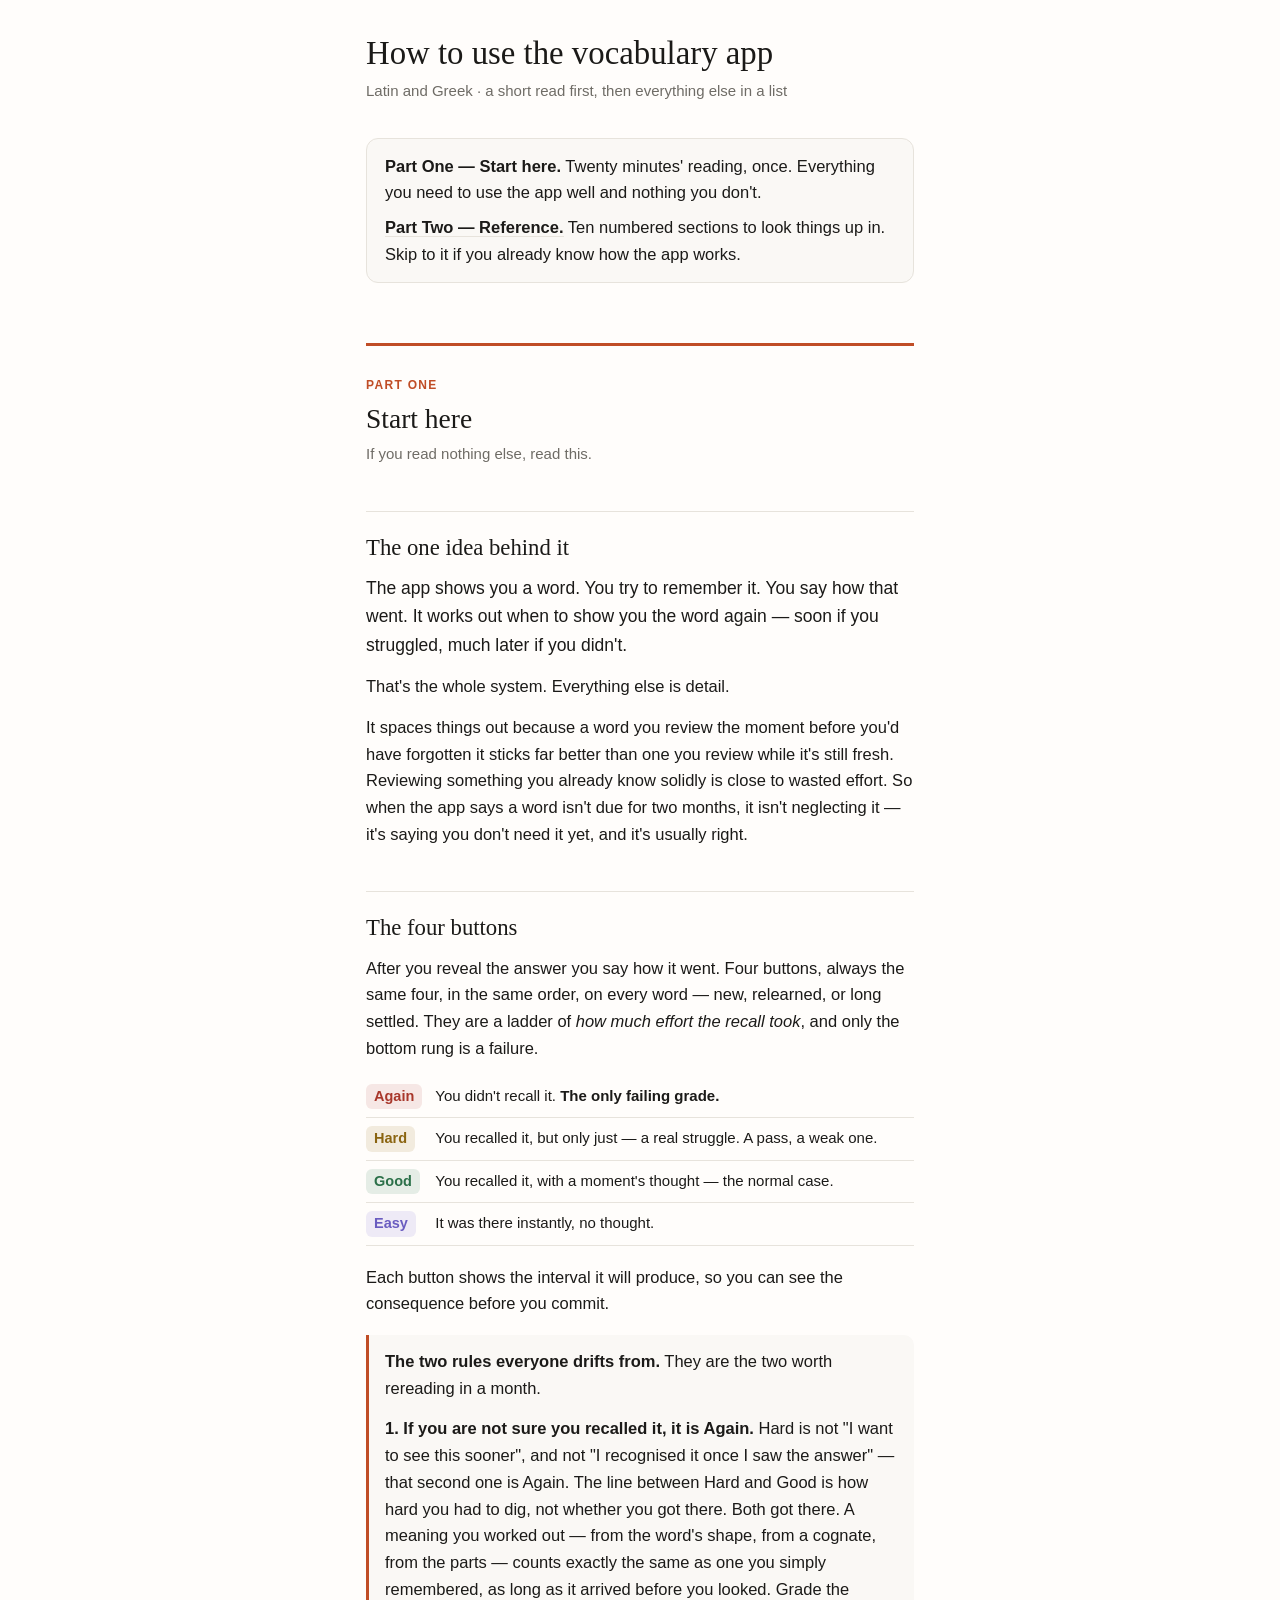
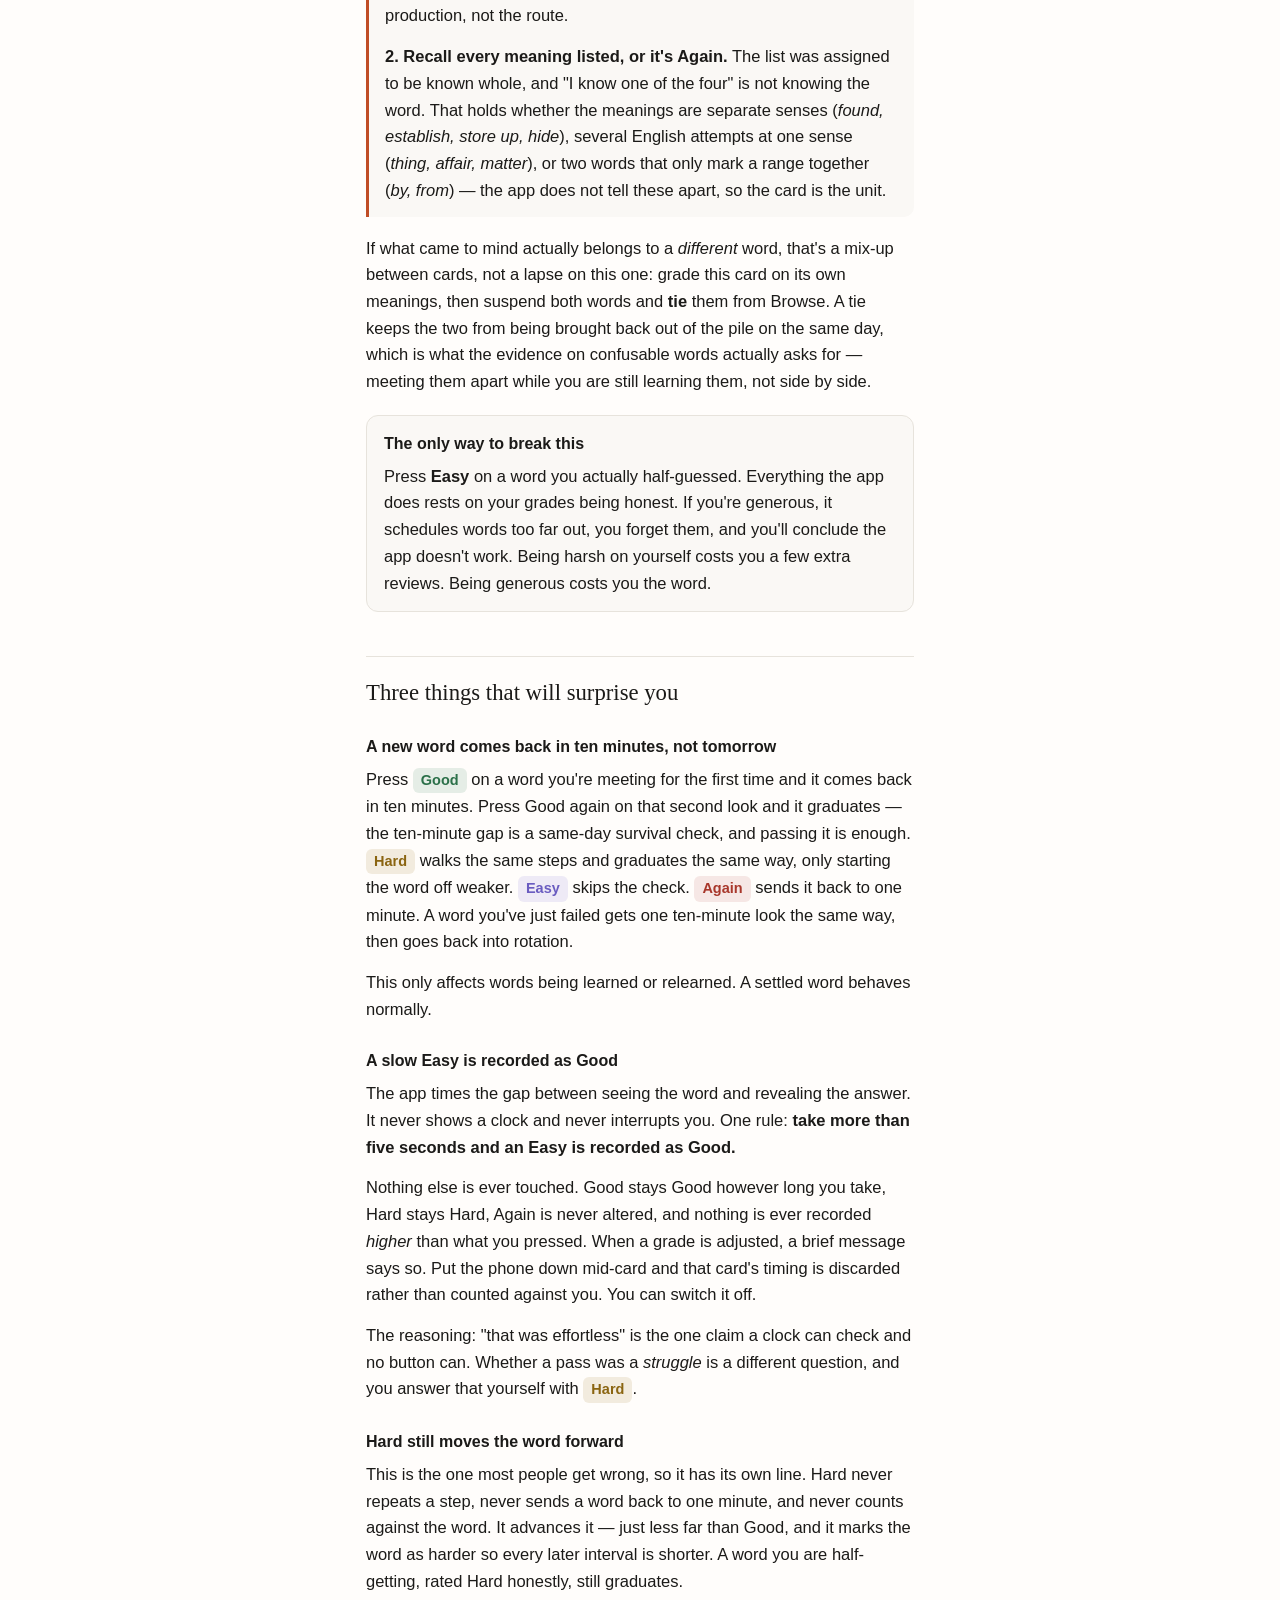
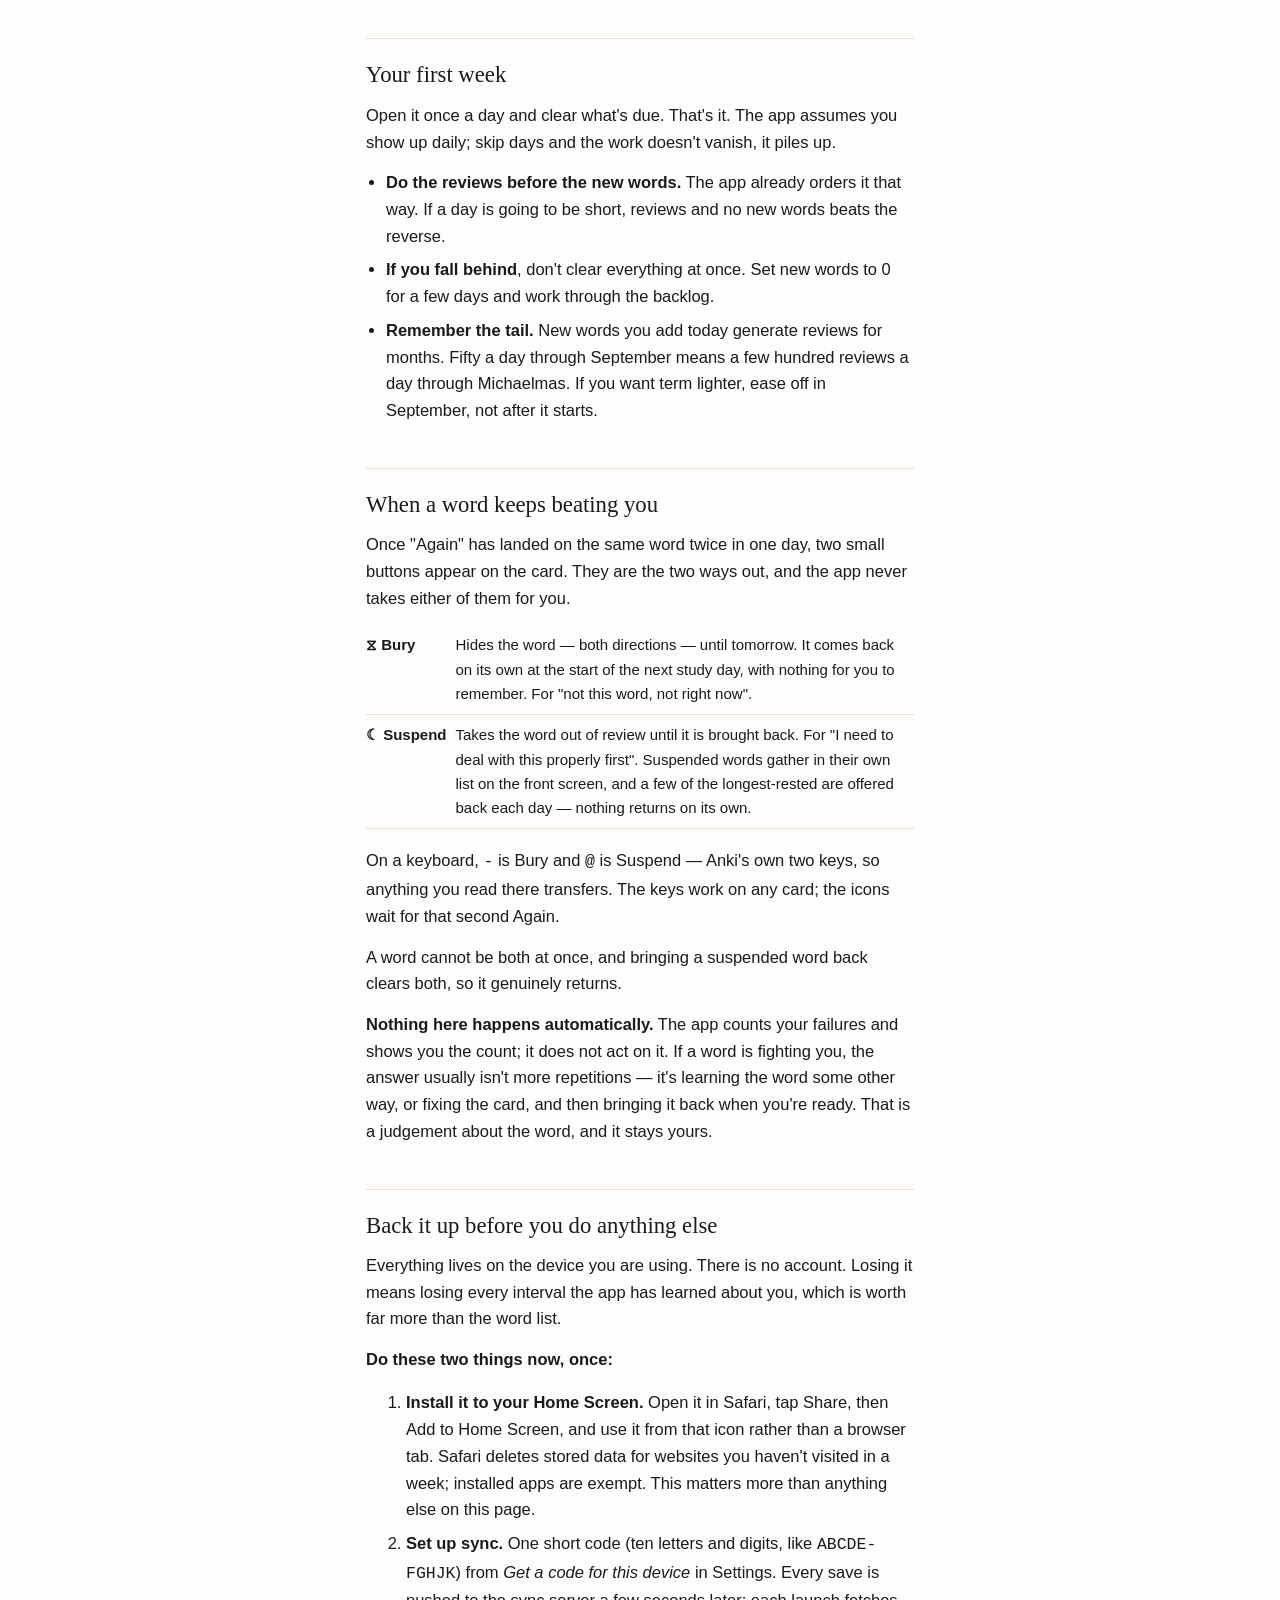
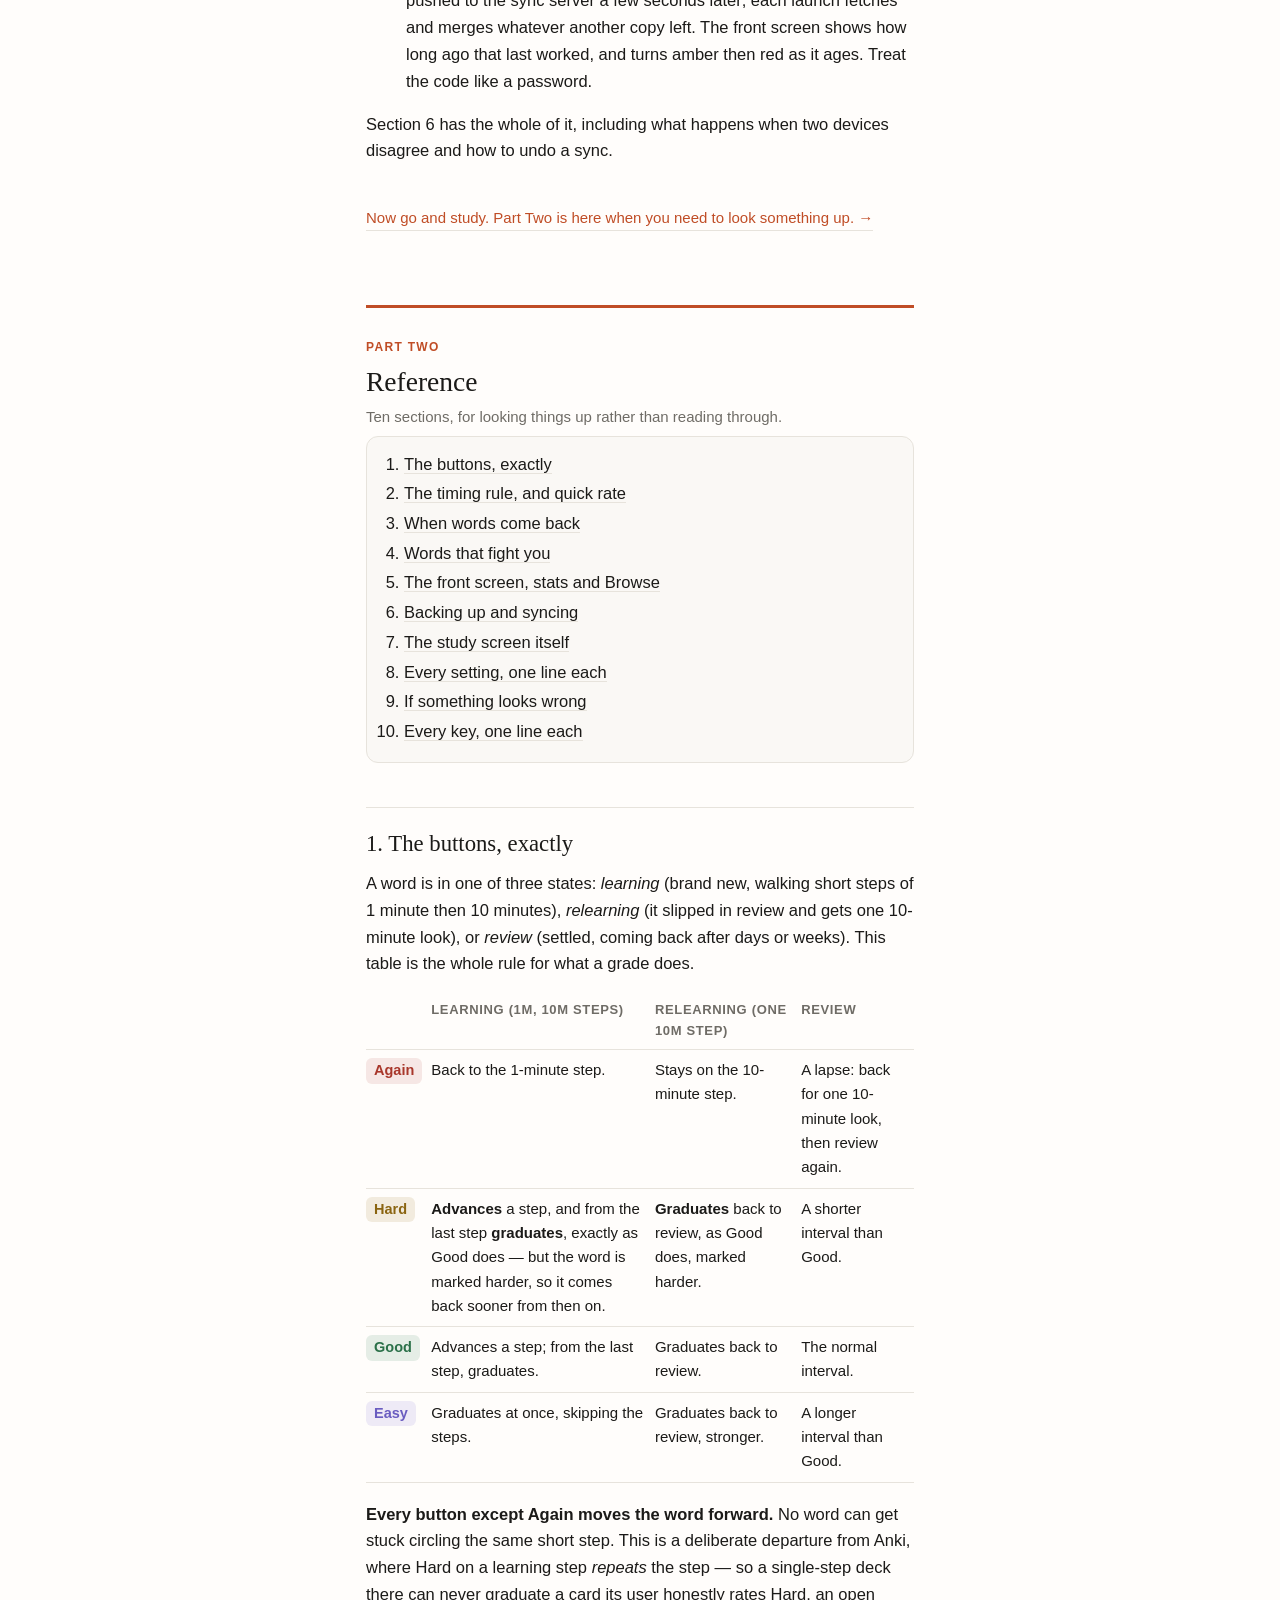
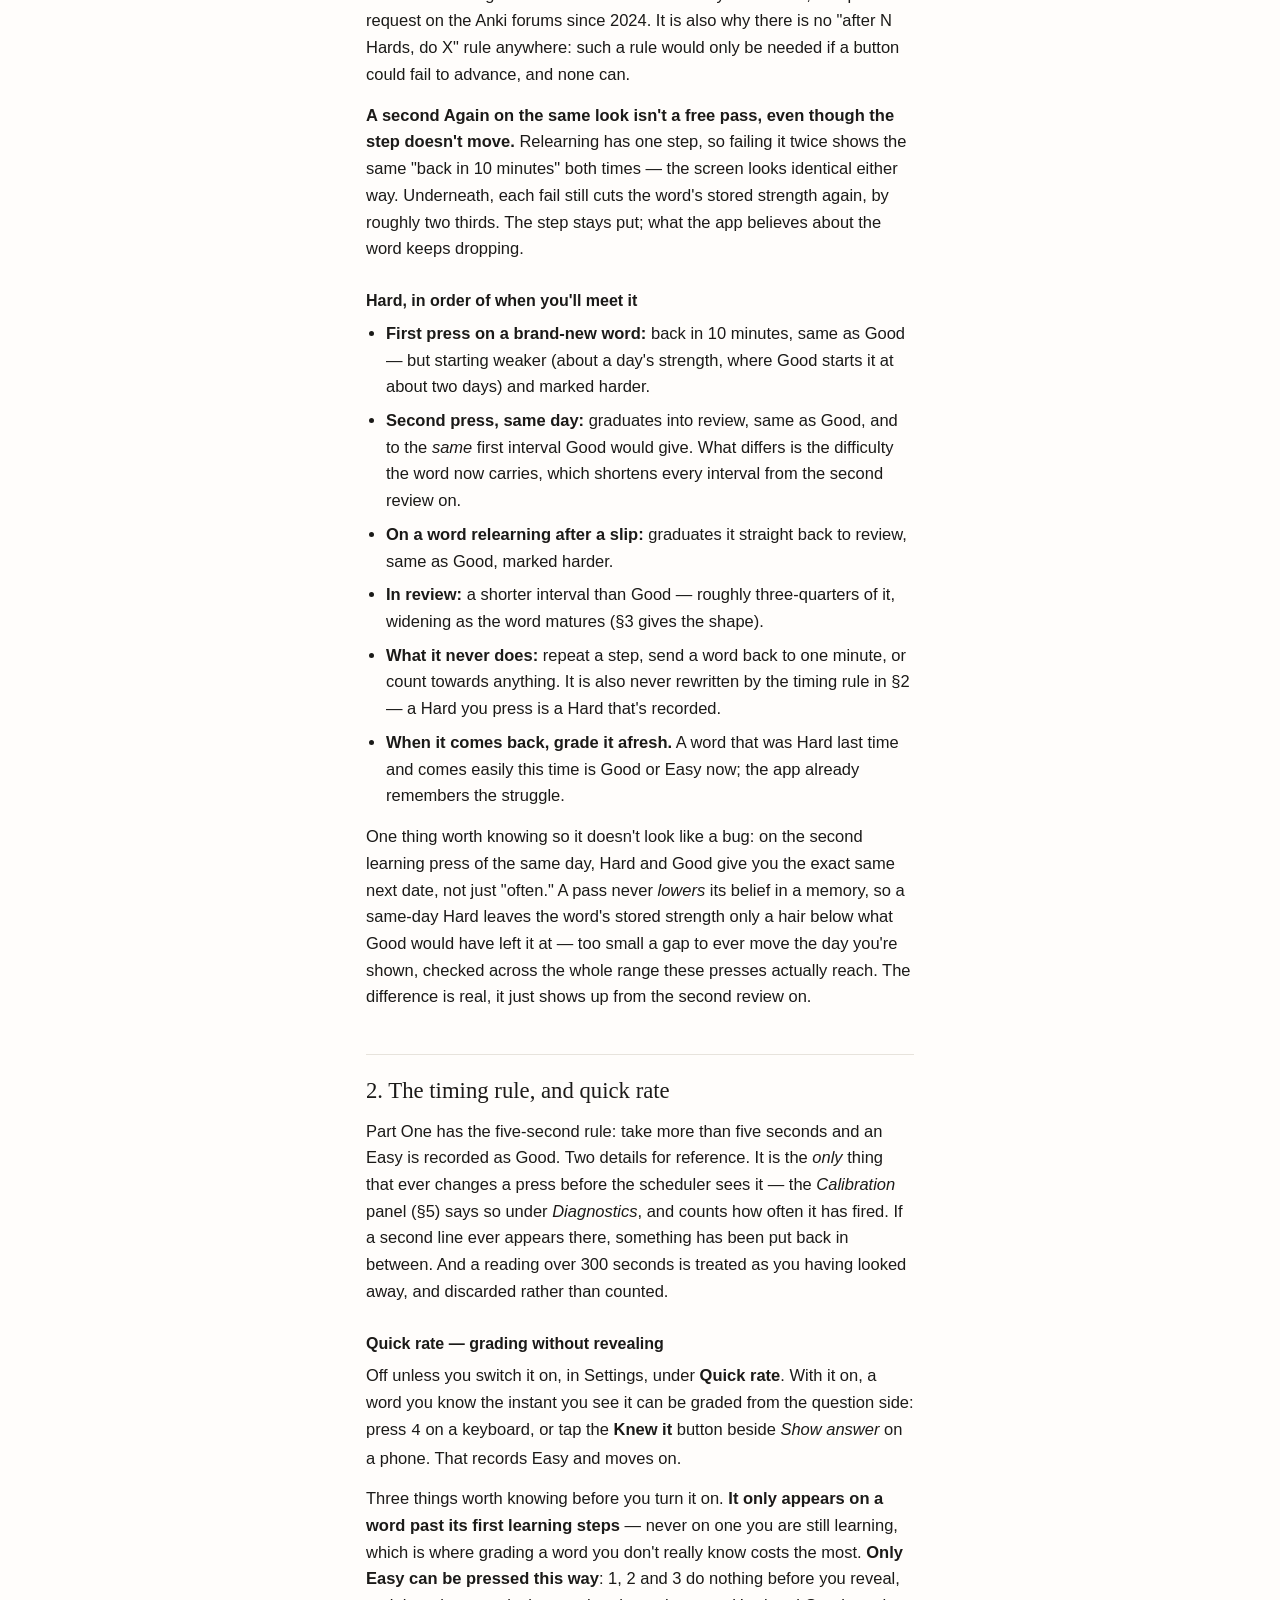
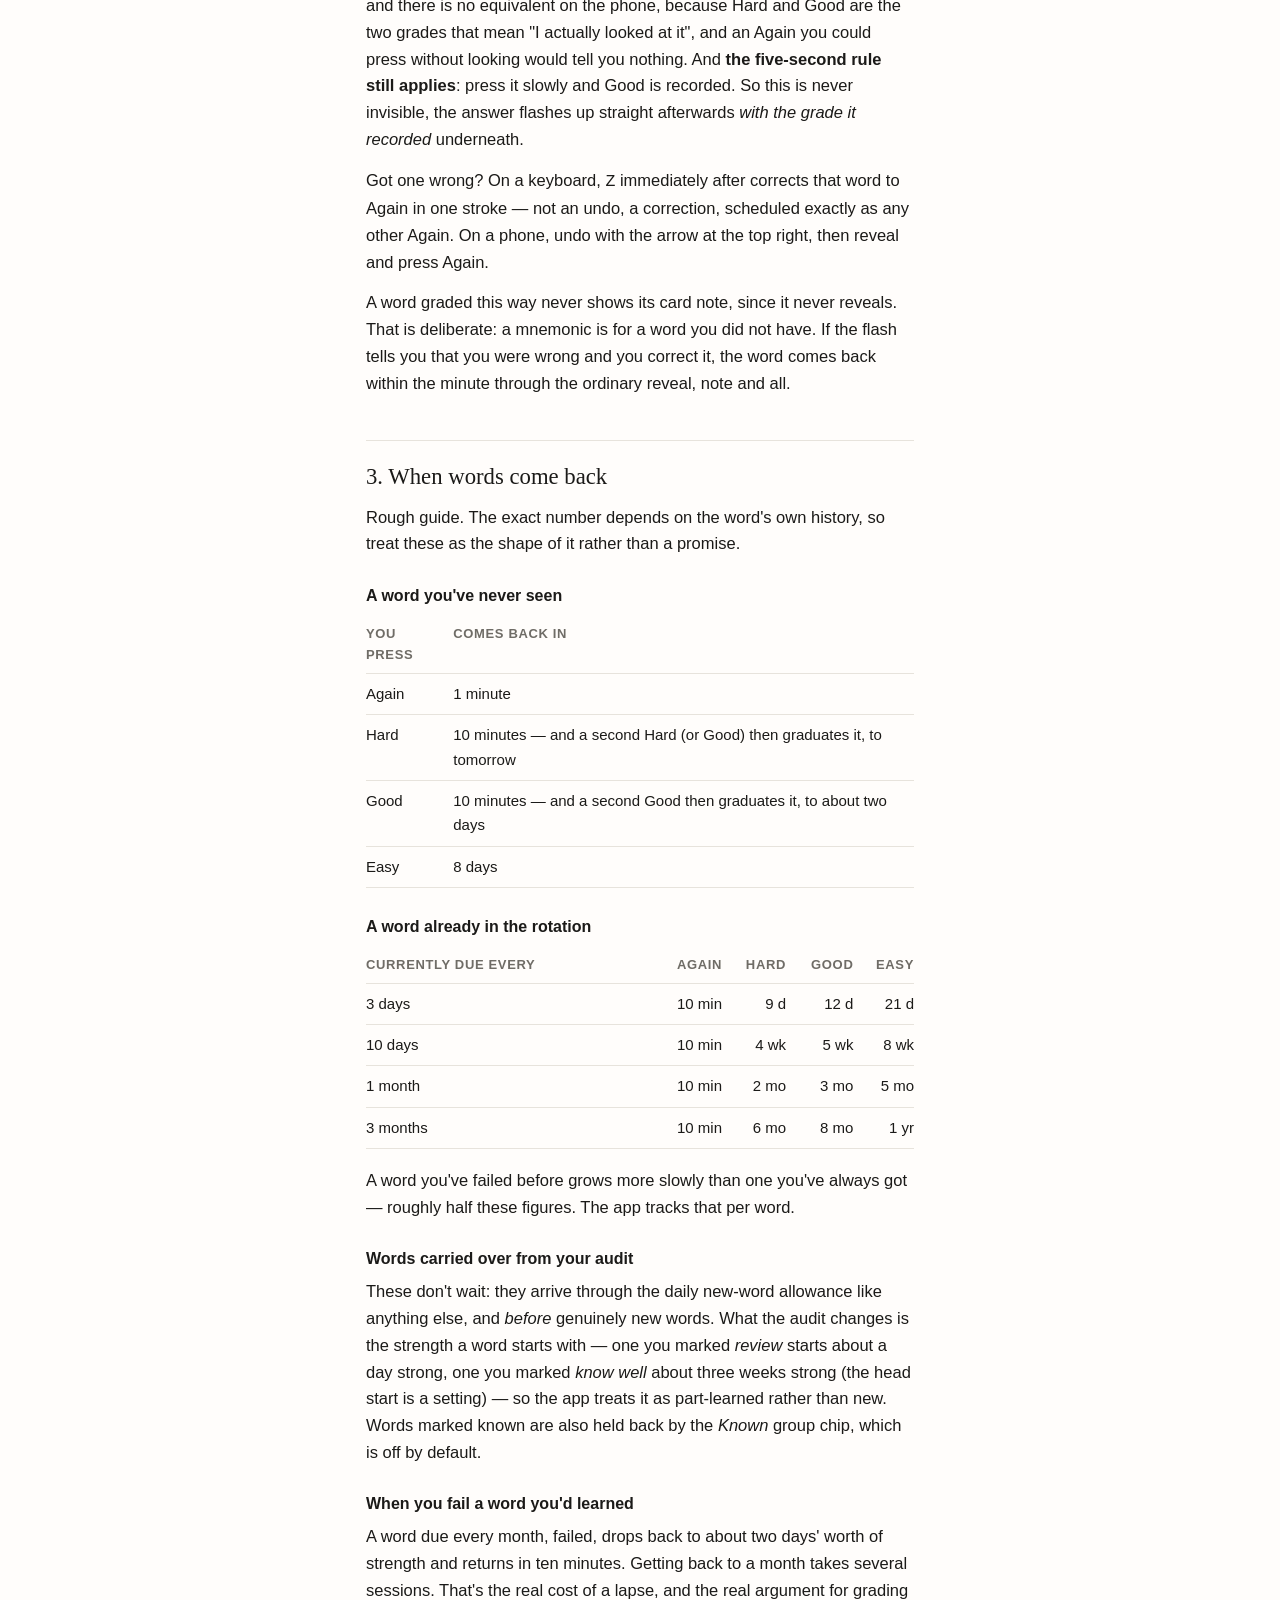
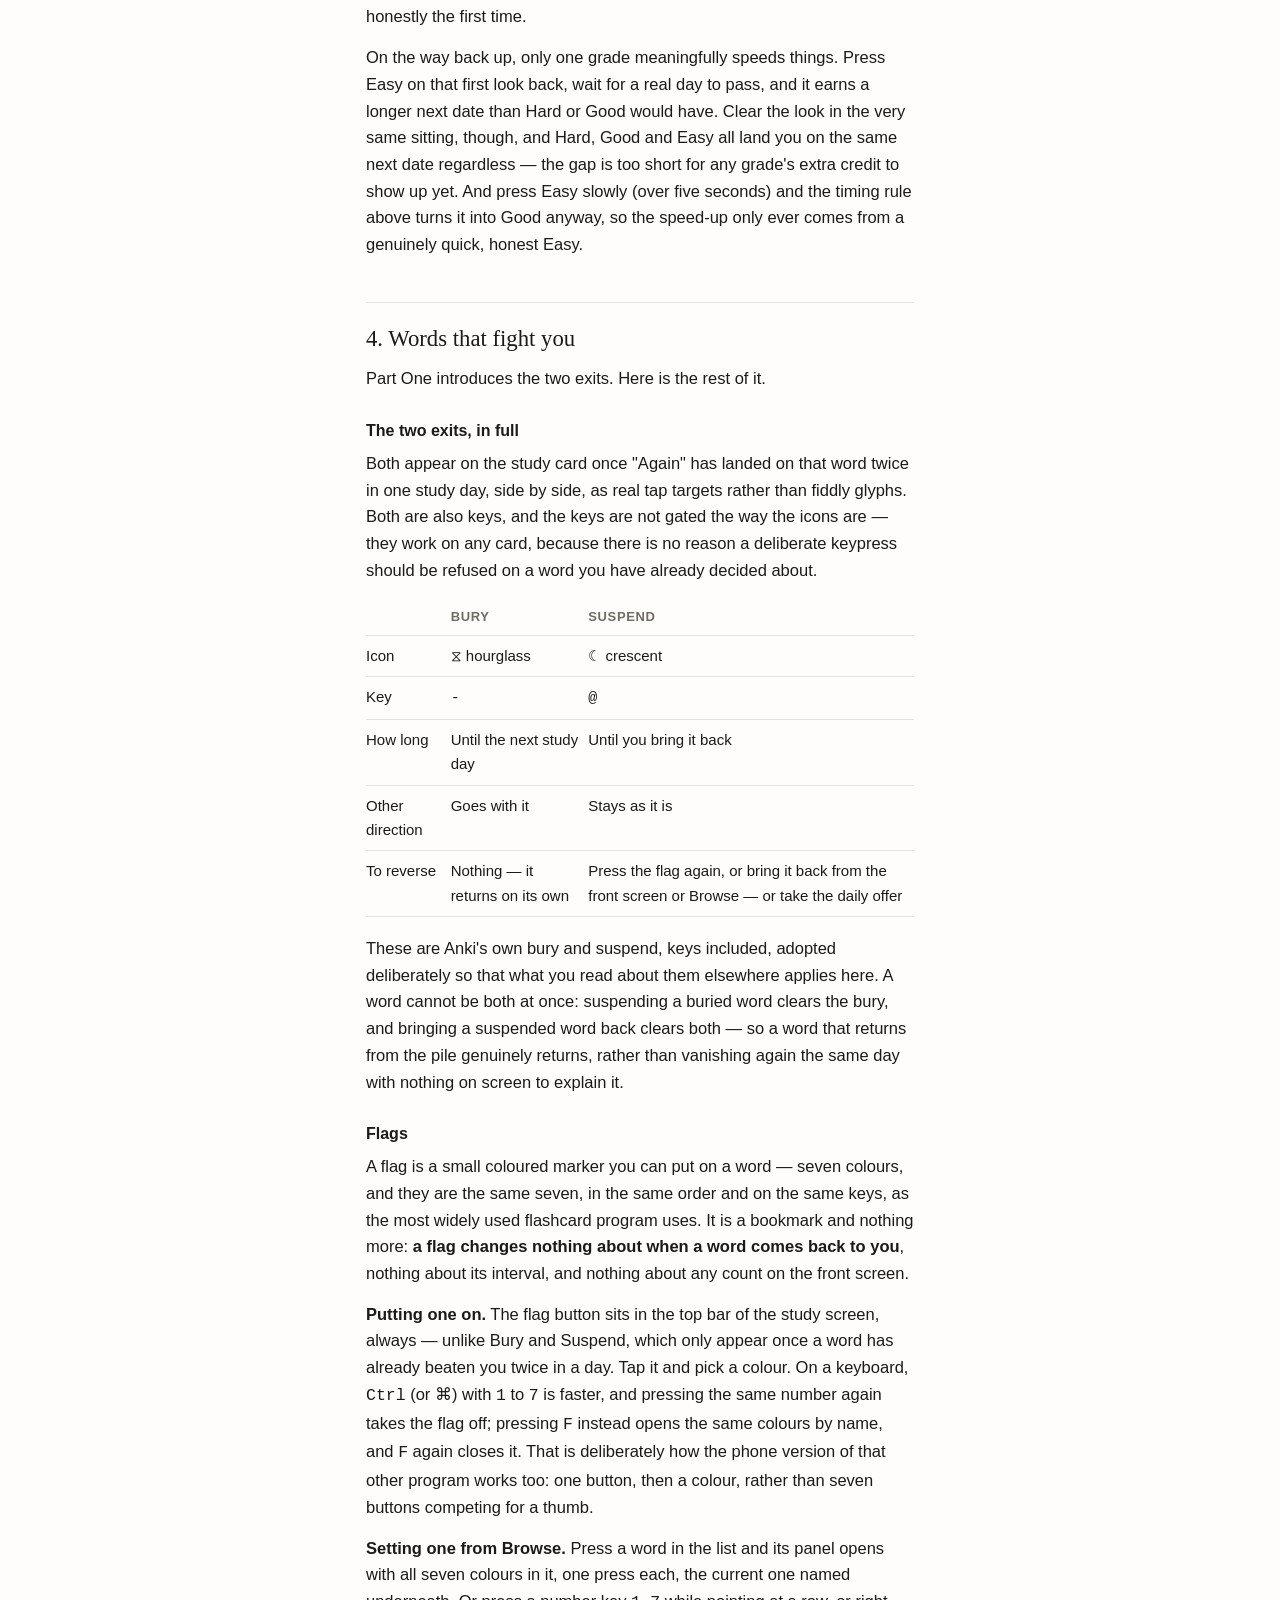
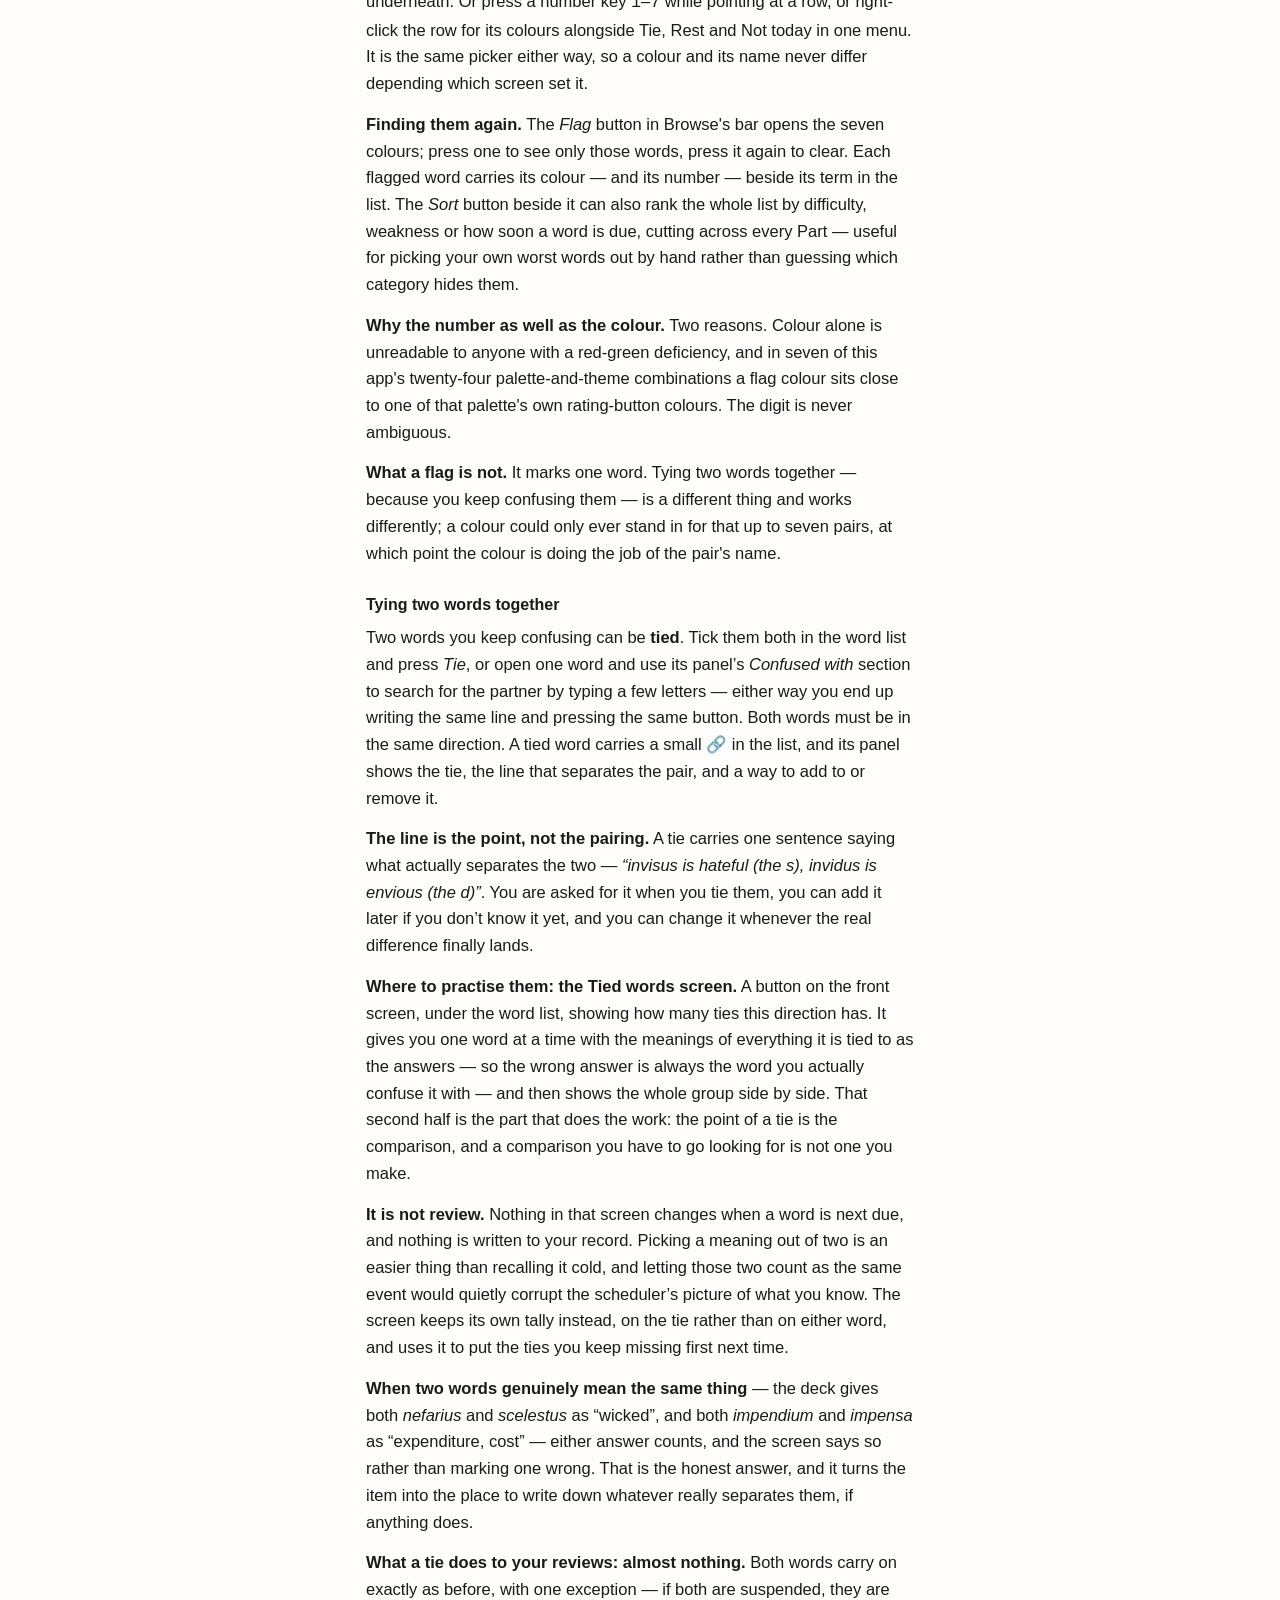
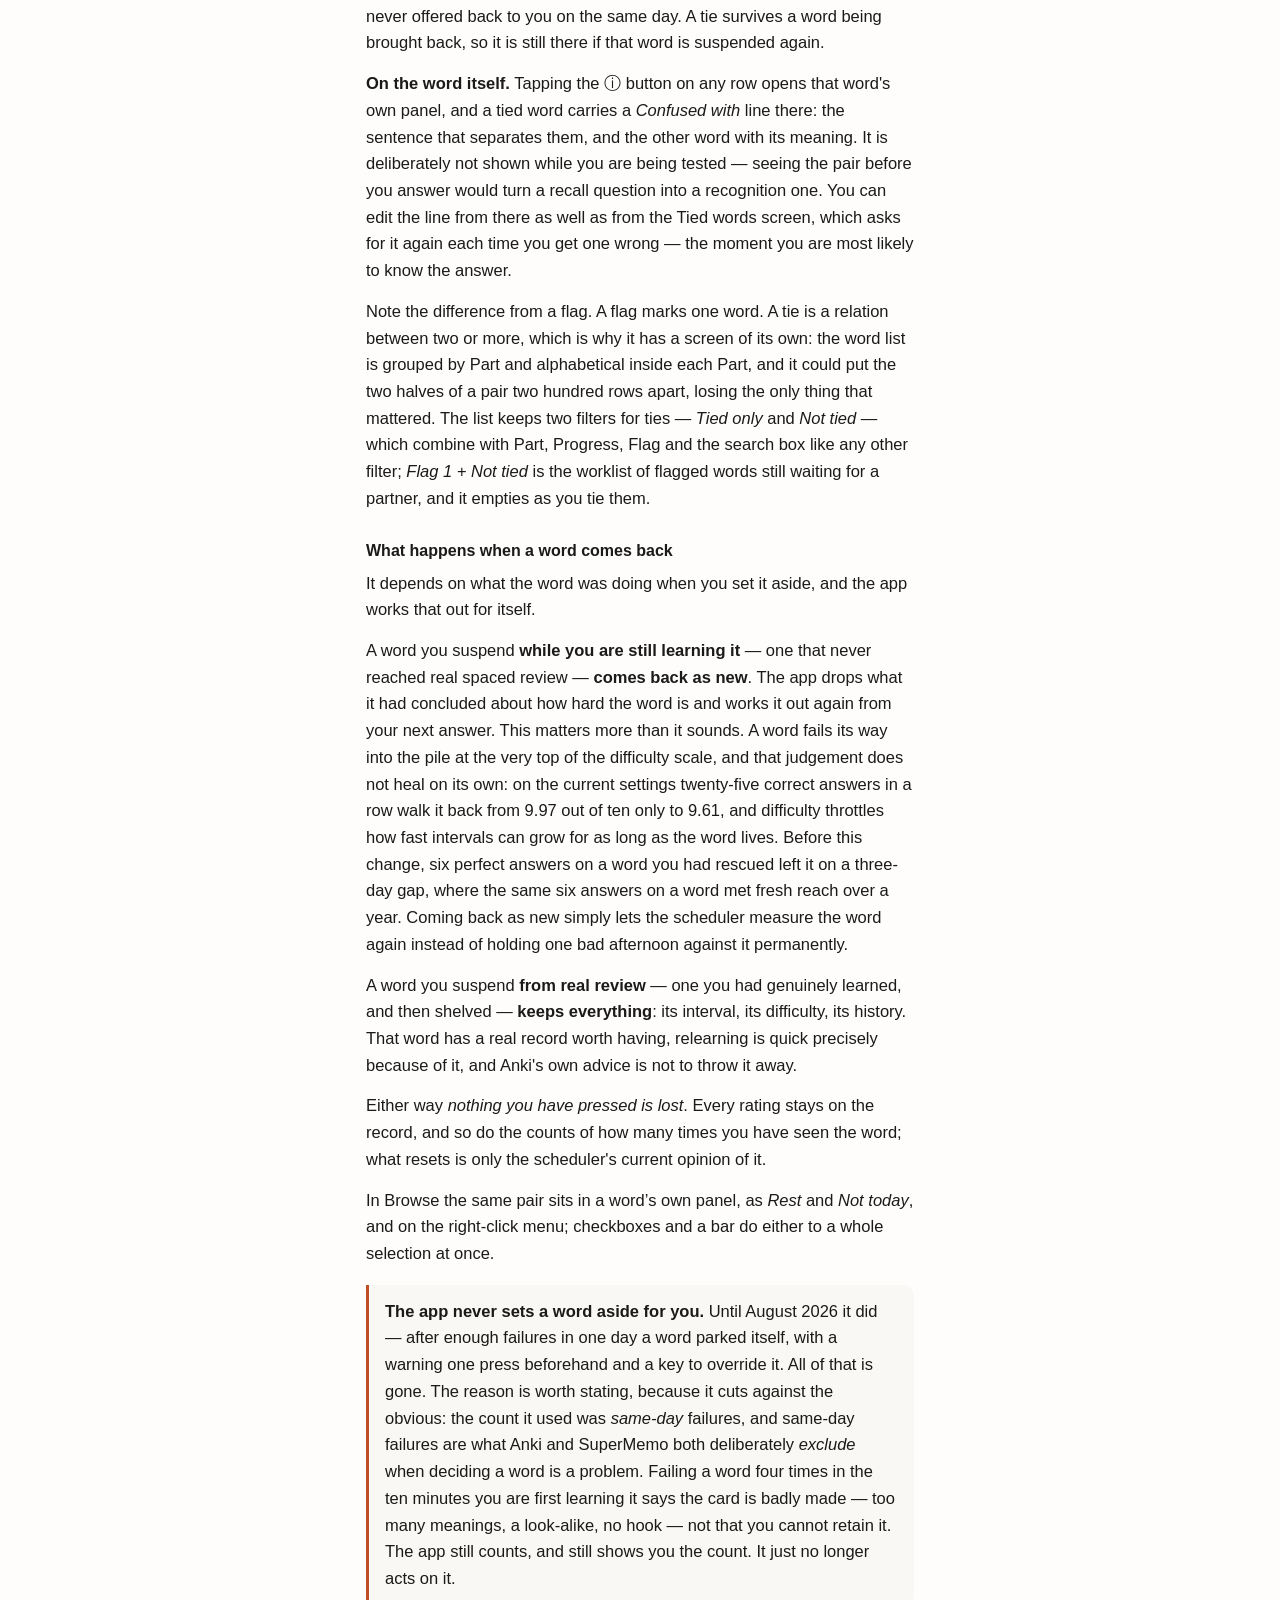
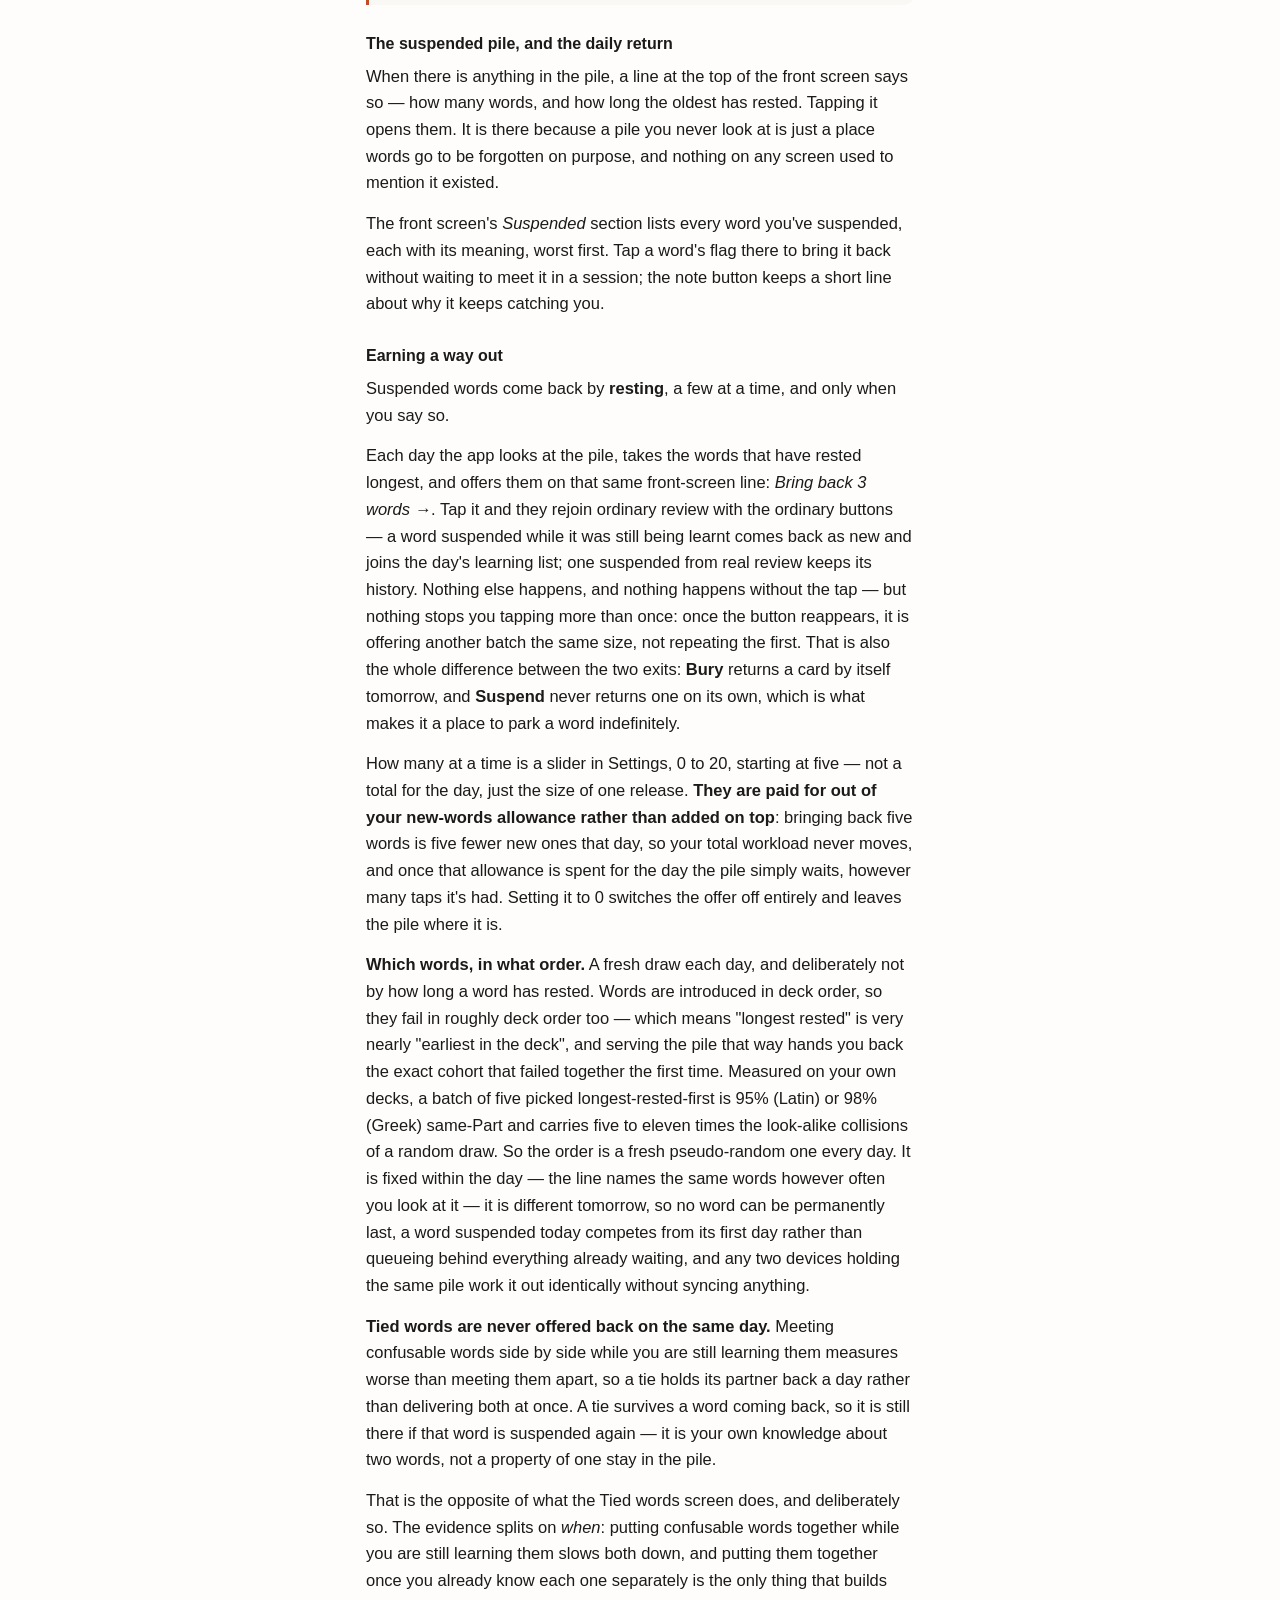
<file: manual.html>
<!DOCTYPE html>
<html lang="en">
<head>
<meta charset="utf-8">
<meta http-equiv="Content-Security-Policy" content="default-src 'none'; style-src 'unsafe-inline'; img-src 'self'; base-uri 'none'; form-action 'none'">
<meta name="viewport" content="width=device-width, initial-scale=1, viewport-fit=cover">
<title>How to use the vocabulary app</title>
<style>
:root{
  --bg:#fffdfb; --ink:#1b1a18; --muted:#6f6c66; --faint:#a5a29b;
  --line:#e7e3dc; --panel:#faf8f5; --coral:#c04d26;
  --again:#a8372b; --hard:#8a6410; --good:#2b7049; --easy:#6a5cc0;
  --serif:"Palatino","Palatino Linotype","Book Antiqua",Georgia,serif;
  --sans:-apple-system,BlinkMacSystemFont,"SF Pro Text","Helvetica Neue",Arial,sans-serif;
}
@media (prefers-color-scheme: dark){
  :root{
    --bg:#0e1230; --ink:#e9ecf8; --muted:#a3abd0; --faint:#7780ab;
    --line:#2a3169; --panel:#181d47; --coral:#ff8a5c;
    --again:#ff8175; --hard:#e8b860; --good:#5ecb92; --easy:#b0a4ff;
  }
}
*{box-sizing:border-box}
html{background:var(--bg)}
body{
  margin:0 auto; padding:34px 22px 90px; max-width:37rem;
  background:var(--bg); color:var(--ink);
  font-family:var(--sans); font-size:16.5px; line-height:1.62;
  -webkit-text-size-adjust:100%;
}
h1{font-family:var(--serif); font-weight:400; font-size:2.05rem; line-height:1.2; margin:0 0 6px}
.sub{color:var(--muted); font-size:15px; margin:0 0 34px}
h2{font-family:var(--serif); font-weight:400; font-size:1.42rem; line-height:1.25;
   margin:44px 0 12px; padding-top:22px; border-top:1px solid var(--line)}
h3{font-size:1rem; font-weight:600; margin:26px 0 6px}
p{margin:0 0 14px}
ul{margin:0 0 14px; padding-left:20px}
li{margin-bottom:7px}
strong{font-weight:600}
em{font-style:italic}
.lead{font-size:17.5px}
.key{display:inline-block; padding:1px 8px; border-radius:6px; font-weight:600; font-size:14.5px}
.k-again{background:rgba(176,59,46,.11); color:var(--again)}
.k-hard{background:rgba(154,115,24,.13); color:var(--hard)}
.k-good{background:rgba(47,125,79,.12); color:var(--good)}
.k-easy{background:rgba(122,107,207,.13); color:var(--easy)}
table{width:100%; border-collapse:collapse; margin:6px 0 18px; font-size:15px}
th,td{text-align:left; padding:8px 9px 8px 0; border-bottom:1px solid var(--line); vertical-align:top}
th{font-weight:600; color:var(--muted); font-size:13px; text-transform:uppercase; letter-spacing:.05em}
/* Right-aligned, non-wrapping cells are for NUMBERS, and only for numbers.
   Until this rebuild the rule below had no `table.nums` in front of it, so it
   applied to every table on the page -- including the grade table, the settings
   list and the key lists, whose second column is a paragraph. `white-space:
   nowrap` on a paragraph makes it one line however long it is, so the document
   was 15,481px wide against a 1,265px window: every table ran off the side, and
   on a phone the whole page scrolled sideways. Scoped here, and the one genuinely
   numeric table (the interval grid) opts in. */
table.nums td:not(:first-child), table.nums th:not(:first-child){text-align:right; padding-right:0; white-space:nowrap}
td, th{overflow-wrap:break-word}
.box{background:var(--panel); border:1px solid var(--line); border-radius:12px;
     padding:15px 17px; margin:20px 0}
.box p:last-child{margin-bottom:0}
.box h3{margin-top:0}
.toc{background:var(--panel); border:1px solid var(--line); border-radius:12px; padding:14px 18px; margin-bottom:8px}
.toc ol{margin:0; padding-left:19px}
.toc li{margin-bottom:3px}
.toc a{color:var(--ink); text-decoration:none; border-bottom:1px solid var(--line)}
.term{font-family:var(--serif); font-size:1.05em}
.foot{margin-top:52px; padding-top:20px; border-top:1px solid var(--line);
      color:var(--faint); font-size:13.5px}

/* ---- the two-part split (rebuilt 2026.08.20.5, STUDY_SYSTEM.md 5.9.2) ----
   One page, two audiences. Part One is a short read for someone meeting the
   app for the first time; Part Two is a numbered reference to look things up
   in. The failure this replaces is the one Diataxis names -- a single document
   trying to teach and to serve as reference at once, doing neither. */
.partHead{margin:60px 0 6px; padding-top:30px; border-top:3px solid var(--coral)}
.partHead:first-of-type{margin-top:34px}
.partLbl{display:block; font-family:var(--sans); font-size:12px; font-weight:600;
  letter-spacing:.11em; text-transform:uppercase; color:var(--coral); margin-bottom:7px}
.partHead h2{font-size:1.72rem; margin:0; padding:0; border:none}
.partSub{color:var(--muted); font-size:15px; margin:6px 0 0}
.jump{display:inline-block; margin-top:14px; font-size:15px; color:var(--coral);
  text-decoration:none; border-bottom:1px solid var(--line)}
.rule{background:var(--panel); border-left:3px solid var(--coral); border-radius:0 10px 10px 0;
  padding:13px 16px; margin:18px 0}
.rule p:last-child{margin-bottom:0}
.rule strong:first-child{color:var(--ink)}
</style>
</head>
<body>

<h1>How to use the vocabulary app</h1>
<p class="sub">Latin and Greek · a short read first, then everything else in a list</p>

<div class="toc">
<p style="margin:0 0 8px"><strong>Part One — Start here.</strong> Twenty minutes' reading, once. Everything you need to use the app well and nothing you don't.</p>
<p style="margin:0"><strong><a href="#reference">Part Two — Reference.</a></strong> Ten numbered sections to look things up in. Skip to it if you already know how the app works.</p>
</div>

<!-- ==================== PART ONE ==================== -->

<div class="partHead">
  <span class="partLbl">Part One</span>
  <h2 id="start">Start here</h2>
  <p class="partSub">If you read nothing else, read this.</p>
</div>

<h2 id="idea">The one idea behind it</h2>
<p class="lead">The app shows you a word. You try to remember it. You say how that went. It works out when to show you the word again — soon if you struggled, much later if you didn't.</p>
<p>That's the whole system. Everything else is detail.</p>
<p>It spaces things out because a word you review the moment before you'd have forgotten it sticks far better than one you review while it's still fresh. Reviewing something you already know solidly is close to wasted effort. So when the app says a word isn't due for two months, it isn't neglecting it — it's saying you don't need it yet, and it's usually right.</p>

<h2 id="fourbuttons">The four buttons</h2>
<p>After you reveal the answer you say how it went. Four buttons, always the same four, in the same order, on every word — new, relearned, or long settled. They are a ladder of <em>how much effort the recall took</em>, and only the bottom rung is a failure.</p>
<table>
  <tr><td><span class="key k-again">Again</span></td><td>You didn't recall it. <strong>The only failing grade.</strong></td></tr>
  <tr><td><span class="key k-hard">Hard</span></td><td>You recalled it, but only just — a real struggle. A pass, a weak one.</td></tr>
  <tr><td><span class="key k-good">Good</span></td><td>You recalled it, with a moment's thought — the normal case.</td></tr>
  <tr><td><span class="key k-easy">Easy</span></td><td>It was there instantly, no thought.</td></tr>
</table>
<p>Each button shows the interval it will produce, so you can see the consequence before you commit.</p>

<div class="rule">
<p><strong>The two rules everyone drifts from.</strong> They are the two worth rereading in a month.</p>
<p><strong>1. If you are not sure you recalled it, it is Again.</strong> Hard is not "I want to see this sooner", and not "I recognised it once I saw the answer" — that second one is Again. The line between Hard and Good is how hard you had to dig, not whether you got there. Both got there. A meaning you worked out &mdash; from the word's shape, from a cognate, from the parts &mdash; counts exactly the same as one you simply remembered, as long as it arrived before you looked. Grade the production, not the route.</p>
<p><strong>2. Recall every meaning listed, or it's Again.</strong> The list was assigned to be known whole, and "I know one of the four" is not knowing the word. That holds whether the meanings are separate senses (<em>found, establish, store up, hide</em>), several English attempts at one sense (<em>thing, affair, matter</em>), or two words that only mark a range together (<em>by, from</em>) — the app does not tell these apart, so the card is the unit.</p>
</div>

<p>If what came to mind actually belongs to a <em>different</em> word, that's a mix-up between cards, not a lapse on this one: grade this card on its own meanings, then suspend both words and <strong>tie</strong> them from Browse. A tie keeps the two from being brought back out of the pile on the same day, which is what the evidence on confusable words actually asks for — meeting them apart while you are still learning them, not side by side.</p>

<div class="box">
<h3>The only way to break this</h3>
<p>Press <strong>Easy</strong> on a word you actually half-guessed. Everything the app does rests on your grades being honest. If you're generous, it schedules words too far out, you forget them, and you'll conclude the app doesn't work. Being harsh on yourself costs you a few extra reviews. Being generous costs you the word.</p>
</div>

<h2 id="threethings">Three things that will surprise you</h2>

<h3>A new word comes back in ten minutes, not tomorrow</h3>
<p>Press <span class="key k-good">Good</span> on a word you're meeting for the first time and it comes back in ten minutes. Press Good again on that second look and it graduates — the ten-minute gap is a same-day survival check, and passing it is enough. <span class="key k-hard">Hard</span> walks the same steps and graduates the same way, only starting the word off weaker. <span class="key k-easy">Easy</span> skips the check. <span class="key k-again">Again</span> sends it back to one minute. A word you've just failed gets one ten-minute look the same way, then goes back into rotation.</p>
<p>This only affects words being learned or relearned. A settled word behaves normally.</p>

<h3>A slow Easy is recorded as Good</h3>
<p>The app times the gap between seeing the word and revealing the answer. It never shows a clock and never interrupts you. One rule: <strong>take more than five seconds and an Easy is recorded as Good.</strong></p>
<p>Nothing else is ever touched. Good stays Good however long you take, Hard stays Hard, Again is never altered, and nothing is ever recorded <em>higher</em> than what you pressed. When a grade is adjusted, a brief message says so. Put the phone down mid-card and that card's timing is discarded rather than counted against you. You can switch it off.</p>
<p>The reasoning: "that was effortless" is the one claim a clock can check and no button can. Whether a pass was a <em>struggle</em> is a different question, and you answer that yourself with <span class="key k-hard">Hard</span>.</p>

<h3>Hard still moves the word forward</h3>
<p>This is the one most people get wrong, so it has its own line. Hard never repeats a step, never sends a word back to one minute, and never counts against the word. It advances it — just less far than Good, and it marks the word as harder so every later interval is shorter. A word you are half-getting, rated Hard honestly, still graduates.</p>

<h2 id="firstweek">Your first week</h2>
<p>Open it once a day and clear what's due. That's it. The app assumes you show up daily; skip days and the work doesn't vanish, it piles up.</p>
<ul>
  <li><strong>Do the reviews before the new words.</strong> The app already orders it that way. If a day is going to be short, reviews and no new words beats the reverse.</li>
  <li><strong>If you fall behind</strong>, don't clear everything at once. Set new words to 0 for a few days and work through the backlog.</li>
  <li><strong>Remember the tail.</strong> New words you add today generate reviews for months. Fifty a day through September means a few hundred reviews a day through Michaelmas. If you want term lighter, ease off in September, not after it starts.</li>
</ul>

<h2 id="wordfights">When a word keeps beating you</h2>
<p>Once "Again" has landed on the same word twice in one day, two small buttons appear on the card. They are the two ways out, and the app never takes either of them for you.</p>
<table>
  <tr><td style="white-space:nowrap"><strong>&#10710; Bury</strong></td><td>Hides the word — both directions — until tomorrow. It comes back on its own at the start of the next study day, with nothing for you to remember. For "not this word, not right now".</td></tr>
  <tr><td style="white-space:nowrap"><strong>&#9790; Suspend</strong></td><td>Takes the word out of review until it is brought back. For "I need to deal with this properly first". Suspended words gather in their own list on the front screen, and a few of the longest-rested are offered back each day — nothing returns on its own.</td></tr>
</table>
<p>On a keyboard, <code>-</code> is Bury and <code>@</code> is Suspend — Anki's own two keys, so anything you read there transfers. The keys work on any card; the icons wait for that second Again.</p>
<p>A word cannot be both at once, and bringing a suspended word back clears both, so it genuinely returns.</p>
<p><strong>Nothing here happens automatically.</strong> The app counts your failures and shows you the count; it does not act on it. If a word is fighting you, the answer usually isn't more repetitions — it's learning the word some other way, or fixing the card, and then bringing it back when you're ready. That is a judgement about the word, and it stays yours.</p>

<h2 id="backupfirst">Back it up before you do anything else</h2>
<p>Everything lives on the device you are using. There is no account. Losing it means losing every interval the app has learned about you, which is worth far more than the word list.</p>
<p><strong>Do these two things now, once:</strong></p>
<ol>
  <li><strong>Install it to your Home Screen.</strong> Open it in Safari, tap Share, then Add to Home Screen, and use it from that icon rather than a browser tab. Safari deletes stored data for websites you haven't visited in a week; installed apps are exempt. This matters more than anything else on this page.</li>
  <li><strong>Set up sync.</strong> One short code (ten letters and digits, like <code>ABCDE-FGHJK</code>) from <em>Get a code for this device</em> in Settings. Every save is pushed to the sync server a few seconds later; each launch fetches and merges whatever another copy left. The front screen shows how long ago that last worked, and turns amber then red as it ages. Treat the code like a password.</li>
</ol>
<p>Section 6 has the whole of it, including what happens when two devices disagree and how to undo a sync.</p>
<p class="jump" style="border:none"><a class="jump" href="#reference">Now go and study. Part Two is here when you need to look something up. →</a></p>

<!-- ==================== PART TWO ==================== -->

<div class="partHead">
  <span class="partLbl">Part Two</span>
  <h2 id="reference">Reference</h2>
  <p class="partSub">Ten sections, for looking things up rather than reading through.</p>
</div>

<div class="toc">
<ol>
  <li><a href="#buttons">The buttons, exactly</a></li>
  <li><a href="#timing">The timing rule, and quick rate</a></li>
  <li><a href="#when">When words come back</a></li>
  <li><a href="#aside">Words that fight you</a></li>
  <li><a href="#front">The front screen, stats and Browse</a></li>
  <li><a href="#backup">Backing up and syncing</a></li>
  <li><a href="#screen">The study screen itself</a></li>
  <li><a href="#settings">Every setting, one line each</a></li>
  <li><a href="#wrong">If something looks wrong</a></li>
  <li><a href="#keys">Every key, one line each</a></li>
</ol>
</div>

<h2 id="buttons">1. The buttons, exactly</h2>
<p>A word is in one of three states: <em>learning</em> (brand new, walking short steps of 1 minute then 10 minutes), <em>relearning</em> (it slipped in review and gets one 10-minute look), or <em>review</em> (settled, coming back after days or weeks). This table is the whole rule for what a grade does.</p>
<table id="gradeTable">
  <tr><th></th><th>Learning (1m, 10m steps)</th><th>Relearning (one 10m step)</th><th>Review</th></tr>
  <tr><td><span class="key k-again">Again</span></td><td>Back to the 1-minute step.</td><td>Stays on the 10-minute step.</td><td>A lapse: back for one 10-minute look, then review again.</td></tr>
  <tr><td><span class="key k-hard">Hard</span></td><td><strong>Advances</strong> a step, and from the last step <strong>graduates</strong>, exactly as Good does — but the word is marked harder, so it comes back sooner from then on.</td><td><strong>Graduates</strong> back to review, as Good does, marked harder.</td><td>A shorter interval than Good.</td></tr>
  <tr><td><span class="key k-good">Good</span></td><td>Advances a step; from the last step, graduates.</td><td>Graduates back to review.</td><td>The normal interval.</td></tr>
  <tr><td><span class="key k-easy">Easy</span></td><td>Graduates at once, skipping the steps.</td><td>Graduates back to review, stronger.</td><td>A longer interval than Good.</td></tr>
</table>
<p><strong>Every button except Again moves the word forward.</strong> No word can get stuck circling the same short step. This is a deliberate departure from Anki, where Hard on a learning step <em>repeats</em> the step — so a single-step deck there can never graduate a card its user honestly rates Hard, an open request on the Anki forums since 2024. It is also why there is no "after N Hards, do X" rule anywhere: such a rule would only be needed if a button could fail to advance, and none can.</p>
<p><strong>A second Again on the same look isn't a free pass, even though the step doesn't move.</strong> Relearning has one step, so failing it twice shows the same "back in 10 minutes" both times — the screen looks identical either way. Underneath, each fail still cuts the word's stored strength again, by roughly two thirds. The step stays put; what the app believes about the word keeps dropping.</p>

<h3>Hard, in order of when you'll meet it</h3>
<ul>
  <li><strong>First press on a brand-new word:</strong> back in 10 minutes, same as Good — but starting weaker (about a day's strength, where Good starts it at about two days) and marked harder.</li>
  <li><strong>Second press, same day:</strong> graduates into review, same as Good, and to the <em>same</em> first interval Good would give. What differs is the difficulty the word now carries, which shortens every interval from the second review on.</li>
  <li><strong>On a word relearning after a slip:</strong> graduates it straight back to review, same as Good, marked harder.</li>
  <li><strong>In review:</strong> a shorter interval than Good — roughly three-quarters of it, widening as the word matures (§3 gives the shape).</li>
  <li><strong>What it never does:</strong> repeat a step, send a word back to one minute, or count towards anything. It is also never rewritten by the timing rule in §2 — a Hard you press is a Hard that's recorded.</li>
  <li><strong>When it comes back, grade it afresh.</strong> A word that was Hard last time and comes easily this time is Good or Easy now; the app already remembers the struggle.</li>
</ul>
<p>One thing worth knowing so it doesn't look like a bug: on the second learning press of the same day, Hard and Good give you the exact same next date, not just "often." A pass never <em>lowers</em> its belief in a memory, so a same-day Hard leaves the word's stored strength only a hair below what Good would have left it at — too small a gap to ever move the day you're shown, checked across the whole range these presses actually reach. The difference is real, it just shows up from the second review on.</p>

<h2 id="timing">2. The timing rule, and quick rate</h2>
<p>Part One has the five-second rule: take more than five seconds and an Easy is recorded as Good. Two details for reference. It is the <em>only</em> thing that ever changes a press before the scheduler sees it — the <em>Calibration</em> panel (§5) says so under <em>Diagnostics</em>, and counts how often it has fired. If a second line ever appears there, something has been put back in between. And a reading over 300 seconds is treated as you having looked away, and discarded rather than counted.</p>

<h3>Quick rate — grading without revealing</h3>
<p>Off unless you switch it on, in Settings, under <strong>Quick rate</strong>. With it on, a word you know the instant you see it can be graded from the question side: press <code>4</code> on a keyboard, or tap the <strong>Knew it</strong> button beside <em>Show answer</em> on a phone. That records Easy and moves on.</p>
<p>Three things worth knowing before you turn it on. <strong>It only appears on a word past its first learning steps</strong> — never on one you are still learning, which is where grading a word you don't really know costs the most. <strong>Only Easy can be pressed this way</strong>: 1, 2 and 3 do nothing before you reveal, and there is no equivalent on the phone, because Hard and Good are the two grades that mean "I actually looked at it", and an Again you could press without looking would tell you nothing. And <strong>the five-second rule still applies</strong>: press it slowly and Good is recorded. So this is never invisible, the answer flashes up straight afterwards <em>with the grade it recorded</em> underneath.</p>
<p>Got one wrong? On a keyboard, <code>Z</code> immediately after corrects that word to Again in one stroke — not an undo, a correction, scheduled exactly as any other Again. On a phone, undo with the arrow at the top right, then reveal and press Again.</p>
<p>A word graded this way never shows its card note, since it never reveals. That is deliberate: a mnemonic is for a word you did not have. If the flash tells you that you were wrong and you correct it, the word comes back within the minute through the ordinary reveal, note and all.</p>

<h2 id="when">3. When words come back</h2>
<p>Rough guide. The exact number depends on the word's own history, so treat these as the shape of it rather than a promise.</p>

<h3>A word you've never seen</h3>
<table>
  <tr><th>You press</th><th>Comes back in</th></tr>
  <tr><td>Again</td><td>1 minute</td></tr>
  <tr><td>Hard</td><td>10 minutes — and a second Hard (or Good) then graduates it, to tomorrow</td></tr>
  <tr><td>Good</td><td>10 minutes — and a second Good then graduates it, to about two days</td></tr>
  <tr><td>Easy</td><td>8 days</td></tr>
</table>

<h3>A word already in the rotation</h3>
<table class="nums">
  <tr><th>Currently due every</th><th>Again</th><th>Hard</th><th>Good</th><th>Easy</th></tr>
  <tr><td>3 days</td><td>10 min</td><td>9 d</td><td>12 d</td><td>21 d</td></tr>
  <tr><td>10 days</td><td>10 min</td><td>4 wk</td><td>5 wk</td><td>8 wk</td></tr>
  <tr><td>1 month</td><td>10 min</td><td>2 mo</td><td>3 mo</td><td>5 mo</td></tr>
  <tr><td>3 months</td><td>10 min</td><td>6 mo</td><td>8 mo</td><td>1 yr</td></tr>
</table>
<p>A word you've failed before grows more slowly than one you've always got — roughly half these figures. The app tracks that per word.</p>

<h3>Words carried over from your audit</h3>
<p>These don't wait: they arrive through the daily new-word allowance like anything else, and <em>before</em> genuinely new words. What the audit changes is the strength a word starts with — one you marked <em>review</em> starts about a day strong, one you marked <em>know well</em> about three weeks strong (the head start is a setting) — so the app treats it as part-learned rather than new. Words marked known are also held back by the <em>Known</em> group chip, which is off by default.</p>

<h3>When you fail a word you'd learned</h3>
<p>A word due every month, failed, drops back to about two days' worth of strength and returns in ten minutes. Getting back to a month takes several sessions. That's the real cost of a lapse, and the real argument for grading honestly the first time.</p>
<p>On the way back up, only one grade meaningfully speeds things. Press Easy on that first look back, wait for a real day to pass, and it earns a longer next date than Hard or Good would have. Clear the look in the very same sitting, though, and Hard, Good and Easy all land you on the same next date regardless — the gap is too short for any grade's extra credit to show up yet. And press Easy slowly (over five seconds) and the timing rule above turns it into Good anyway, so the speed-up only ever comes from a genuinely quick, honest Easy.</p>

<h2 id="aside">4. Words that fight you</h2>
<p>Part One introduces the two exits. Here is the rest of it.</p>

<h3>The two exits, in full</h3>
<p>Both appear on the study card once "Again" has landed on that word twice in one study day, side by side, as real tap targets rather than fiddly glyphs. Both are also keys, and the keys are not gated the way the icons are — they work on any card, because there is no reason a deliberate keypress should be refused on a word you have already decided about.</p>
<table>
  <tr><th></th><th>Bury</th><th>Suspend</th></tr>
  <tr><td>Icon</td><td>&#10710; hourglass</td><td>&#9790; crescent</td></tr>
  <tr><td>Key</td><td><code>-</code></td><td><code>@</code></td></tr>
  <tr><td>How long</td><td>Until the next study day</td><td>Until you bring it back</td></tr>
  <tr><td>Other direction</td><td>Goes with it</td><td>Stays as it is</td></tr>
  <tr><td>To reverse</td><td>Nothing — it returns on its own</td><td>Press the flag again, or bring it back from the front screen or Browse — or take the daily offer</td></tr>
</table>
<p>These are Anki's own bury and suspend, keys included, adopted deliberately so that what you read about them elsewhere applies here. A word cannot be both at once: suspending a buried word clears the bury, and bringing a suspended word back clears both — so a word that returns from the pile genuinely returns, rather than vanishing again the same day with nothing on screen to explain it.</p>

<h3>Flags</h3>
<p>A flag is a small coloured marker you can put on a word — seven colours, and they are the same seven, in the same order and on the same keys, as the most widely used flashcard program uses. It is a bookmark and nothing more: <strong>a flag changes nothing about when a word comes back to you</strong>, nothing about its interval, and nothing about any count on the front screen.</p>
<p><strong>Putting one on.</strong> The flag button sits in the top bar of the study screen, always — unlike Bury and Suspend, which only appear once a word has already beaten you twice in a day. Tap it and pick a colour. On a keyboard, <code>Ctrl</code> (or <code>&#8984;</code>) with <code>1</code> to <code>7</code> is faster, and pressing the same number again takes the flag off; pressing <code>F</code> instead opens the same colours by name, and <code>F</code> again closes it. That is deliberately how the phone version of that other program works too: one button, then a colour, rather than seven buttons competing for a thumb.</p>
<p><strong>Setting one from Browse.</strong> Press a word in the list and its panel opens with all seven colours in it, one press each, the current one named underneath. Or press a number key <code>1</code>&ndash;<code>7</code> while pointing at a row, or right-click the row for its colours alongside Tie, Rest and Not today in one menu. It is the same picker either way, so a colour and its name never differ depending which screen set it.</p>
<p><strong>Finding them again.</strong> The <em>Flag</em> button in Browse's bar opens the seven colours; press one to see only those words, press it again to clear. Each flagged word carries its colour — and its number — beside its term in the list. The <em>Sort</em> button beside it can also rank the whole list by difficulty, weakness or how soon a word is due, cutting across every Part — useful for picking your own worst words out by hand rather than guessing which category hides them.</p>
<p><strong>Why the number as well as the colour.</strong> Two reasons. Colour alone is unreadable to anyone with a red-green deficiency, and in seven of this app's twenty-four palette-and-theme combinations a flag colour sits close to one of that palette's own rating-button colours. The digit is never ambiguous.</p>
<p><strong>What a flag is not.</strong> It marks one word. Tying two words together — because you keep confusing them — is a different thing and works differently; a colour could only ever stand in for that up to seven pairs, at which point the colour is doing the job of the pair's name.</p>

<h3>Tying two words together</h3>
<p>Two words you keep confusing can be <strong>tied</strong>. Tick them both in the word list and press <em>Tie</em>, or open one word and use its panel&rsquo;s <em>Confused with</em> section to search for the partner by typing a few letters — either way you end up writing the same line and pressing the same button. Both words must be in the same direction. A tied word carries a small &#128279; in the list, and its panel shows the tie, the line that separates the pair, and a way to add to or remove it.</p>
<p><strong>The line is the point, not the pairing.</strong> A tie carries one sentence saying what actually separates the two &mdash; <em>&ldquo;invisus is hateful (the s), invidus is envious (the d)&rdquo;</em>. You are asked for it when you tie them, you can add it later if you don&rsquo;t know it yet, and you can change it whenever the real difference finally lands.</p>
<p><strong>Where to practise them: the Tied words screen.</strong> A button on the front screen, under the word list, showing how many ties this direction has. It gives you one word at a time with the meanings of everything it is tied to as the answers &mdash; so the wrong answer is always the word you actually confuse it with &mdash; and then shows the whole group side by side. That second half is the part that does the work: the point of a tie is the comparison, and a comparison you have to go looking for is not one you make.</p>
<p><strong>It is not review.</strong> Nothing in that screen changes when a word is next due, and nothing is written to your record. Picking a meaning out of two is an easier thing than recalling it cold, and letting those two count as the same event would quietly corrupt the scheduler&rsquo;s picture of what you know. The screen keeps its own tally instead, on the tie rather than on either word, and uses it to put the ties you keep missing first next time.</p>
<p><strong>When two words genuinely mean the same thing</strong> &mdash; the deck gives both <em>nefarius</em> and <em>scelestus</em> as &ldquo;wicked&rdquo;, and both <em>impendium</em> and <em>impensa</em> as &ldquo;expenditure, cost&rdquo; &mdash; either answer counts, and the screen says so rather than marking one wrong. That is the honest answer, and it turns the item into the place to write down whatever really separates them, if anything does.</p>
<p><strong>What a tie does to your reviews: almost nothing.</strong> Both words carry on exactly as before, with one exception &mdash; if both are suspended, they are never offered back to you on the same day. A tie survives a word being brought back, so it is still there if that word is suspended again.</p>
<p><strong>On the word itself.</strong> Tapping the ⓘ button on any row opens that word's own panel, and a tied word carries a <em>Confused with</em> line there: the sentence that separates them, and the other word with its meaning. It is deliberately not shown while you are being tested &mdash; seeing the pair before you answer would turn a recall question into a recognition one. You can edit the line from there as well as from the Tied words screen, which asks for it again each time you get one wrong &mdash; the moment you are most likely to know the answer.</p>
<p>Note the difference from a flag. A flag marks one word. A tie is a relation between two or more, which is why it has a screen of its own: the word list is grouped by Part and alphabetical inside each Part, and it could put the two halves of a pair two hundred rows apart, losing the only thing that mattered. The list keeps two filters for ties &mdash; <em>Tied only</em> and <em>Not tied</em> &mdash; which combine with Part, Progress, Flag and the search box like any other filter; <em>Flag&nbsp;1 + Not tied</em> is the worklist of flagged words still waiting for a partner, and it empties as you tie them.</p>

<h3>What happens when a word comes back</h3>
<p>It depends on what the word was doing when you set it aside, and the app works that out for itself.</p>
<p>A word you suspend <strong>while you are still learning it</strong> — one that never reached real spaced review — <strong>comes back as new</strong>. The app drops what it had concluded about how hard the word is and works it out again from your next answer. This matters more than it sounds. A word fails its way into the pile at the very top of the difficulty scale, and that judgement does not heal on its own: on the current settings twenty-five correct answers in a row walk it back from 9.97 out of ten only to 9.61, and difficulty throttles how fast intervals can grow for as long as the word lives. Before this change, six perfect answers on a word you had rescued left it on a three-day gap, where the same six answers on a word met fresh reach over a year. Coming back as new simply lets the scheduler measure the word again instead of holding one bad afternoon against it permanently.</p>
<p>A word you suspend <strong>from real review</strong> — one you had genuinely learned, and then shelved — <strong>keeps everything</strong>: its interval, its difficulty, its history. That word has a real record worth having, relearning is quick precisely because of it, and Anki's own advice is not to throw it away.</p>
<p>Either way <em>nothing you have pressed is lost</em>. Every rating stays on the record, and so do the counts of how many times you have seen the word; what resets is only the scheduler's current opinion of it.</p>
<p>In Browse the same pair sits in a word&rsquo;s own panel, as <em>Rest</em> and <em>Not today</em>, and on the right-click menu; checkboxes and a bar do either to a whole selection at once.</p>

<div class="rule">
<p><strong>The app never sets a word aside for you.</strong> Until August 2026 it did — after enough failures in one day a word parked itself, with a warning one press beforehand and a key to override it. All of that is gone. The reason is worth stating, because it cuts against the obvious: the count it used was <em>same-day</em> failures, and same-day failures are what Anki and SuperMemo both deliberately <em>exclude</em> when deciding a word is a problem. Failing a word four times in the ten minutes you are first learning it says the card is badly made — too many meanings, a look-alike, no hook — not that you cannot retain it. The app still counts, and still shows you the count. It just no longer acts on it.</p>
</div>

<h3>The suspended pile, and the daily return</h3>
<p>When there is anything in the pile, a line at the top of the front screen says so — how many words, and how long the oldest has rested. Tapping it opens them. It is there because a pile you never look at is just a place words go to be forgotten on purpose, and nothing on any screen used to mention it existed.</p>
<p>The front screen's <em>Suspended</em> section lists every word you've suspended, each with its meaning, worst first. Tap a word's flag there to bring it back without waiting to meet it in a session; the note button keeps a short line about why it keeps catching you.</p>

<h3>Earning a way out</h3>
<p>Suspended words come back by <strong>resting</strong>, a few at a time, and only when you say so.</p>
<p>Each day the app looks at the pile, takes the words that have rested longest, and offers them on that same front-screen line: <em>Bring back 3 words →</em>. Tap it and they rejoin ordinary review with the ordinary buttons — a word suspended while it was still being learnt comes back as new and joins the day's learning list; one suspended from real review keeps its history. Nothing else happens, and nothing happens without the tap — but nothing stops you tapping more than once: once the button reappears, it is offering another batch the same size, not repeating the first. That is also the whole difference between the two exits: <strong>Bury</strong> returns a card by itself tomorrow, and <strong>Suspend</strong> never returns one on its own, which is what makes it a place to park a word indefinitely.</p>
<p>How many at a time is a slider in Settings, 0 to 20, starting at five — not a total for the day, just the size of one release. <strong>They are paid for out of your new-words allowance rather than added on top</strong>: bringing back five words is five fewer new ones that day, so your total workload never moves, and once that allowance is spent for the day the pile simply waits, however many taps it's had. Setting it to 0 switches the offer off entirely and leaves the pile where it is.</p>
<p><strong>Which words, in what order.</strong> A fresh draw each day, and deliberately not by how long a word has rested. Words are introduced in deck order, so they fail in roughly deck order too — which means "longest rested" is very nearly "earliest in the deck", and serving the pile that way hands you back the exact cohort that failed together the first time. Measured on your own decks, a batch of five picked longest-rested-first is 95% (Latin) or 98% (Greek) same-Part and carries five to eleven times the look-alike collisions of a random draw. So the order is a fresh pseudo-random one every day. It is fixed within the day — the line names the same words however often you look at it — it is different tomorrow, so no word can be permanently last, a word suspended today competes from its first day rather than queueing behind everything already waiting, and any two devices holding the same pile work it out identically without syncing anything.</p>
<p><strong>Tied words are never offered back on the same day.</strong> Meeting confusable words side by side while you are still learning them measures worse than meeting them apart, so a tie holds its partner back a day rather than delivering both at once. A tie survives a word coming back, so it is still there if that word is suspended again — it is your own knowledge about two words, not a property of one stay in the pile.</p>
<p>That is the opposite of what the Tied words screen does, and deliberately so. The evidence splits on <em>when</em>: putting confusable words together while you are still learning them slows both down, and putting them together once you already know each one separately is the only thing that builds the distinction. Ordinary review cannot tell those two states apart, so it keeps them away from each other; the Tied words screen is where you ask for the comparison on purpose, once the words are past that stage.</p>
<p>If a returned word fails again, suspend it again. It goes to the back of the queue with a fresh rest clock, so the next gap is longer than the last — and the <em>Suspended</em> panel in Stats reports how many returns actually stuck, which is the number that says whether five at a time is too fast.</p>
<div class="note"><p><strong>What was here before.</strong> Until August 2026 the pile had a Drill screen of its own: fixed groups, a typed round, a self-graded flashcard round, a matching round for look-alike words, and a rule that let a word out after three clean days. It was removed in full. The matching round passed words by process of elimination — the last pair in any group is forced, so it could never be wrong — and roughly nine in ten of the pairs it built were words that merely shared a declension ending rather than words anyone confuses. More to the point it was a second graded system, with its own vocabulary, sitting outside the scheduler and deciding on its own evidence when a word could return. What replaced it does the one thing the scheduler genuinely cannot do by itself, and nothing else.</p></div>

<h2 id="front">5. The front screen, stats and Browse</h2>
<ul>
  <li><strong>Part chips</strong> — which parts of the book are in play. Switch parts off to hold them back. Do this <em>before</em> you start a part, not after: switching one off later hides words you've already begun, and they'll be overdue when you switch it back on.</li>
  <li><strong>Known / Shaky / Unseen</strong> — which audit groups can supply new words. Known is off by default. This only affects words that haven't started yet.</li>
  <li><strong>Direction</strong> — Latin to English, or English to Latin. Both are open from the start; a reverse card arrives through its own new-word allowance, so at first the reverse direction simply has fewer words in play.</li>
  <li><strong>New words today</strong> — a stepper that changes today's allowance only, without touching your normal setting.</li>
  <li><strong>Rated today · studied</strong> — how many ratings you've made today and, once you've made one, how long that actually took: real wall-clock time, not a per-card estimate.</li>
  <li><strong>Calibration check</strong> — a one-line reminder under the wordmark on 2 September 2026, staying until tapped. Tapping it opens the <em>Calibration</em> panel and clears the line; that panel's own "Remind me to look again in two weeks" sets up the next checkpoint. The fortnight is the point: only ratings made <em>after</em> a change tell you anything about how the scheduler behaves now.</li>
  <li><strong>Where you stand</strong> — how many words are in each stage, and how often you've been right over the last month. Open <strong>Timing</strong> underneath for how quickly you've been answering; the "right but slow" count there is the words about to fail, before they fail.</li>
  <li><strong>Suspended</strong> — every word you've suspended, each with its meaning, worst first. See §4.</li>
</ul>

<h3>The whole syllabus</h3>
<p>Below the pace panel is an estimate of how much of the list you would get right if tested now, and again on the first day of term — once assuming you stop today, once assuming you keep going at your recent rate. Words never met count as zero, so the number starts low and stays honest. These are the scheduler's own predictions rather than measurements; the <em>how well the model is predicting you</em> fold is the check on them, and it needs a few hundred real reviews before it means anything.</p>

<h3>The stats page</h3>
<p>The grid icon next to the gear, top left. It always answers for the <em>whole</em> list in whichever direction is switched on — not just the parts in play, since the point is to see everything, including what you haven't started.</p>
<ul>
  <li><strong>Where you stand</strong> — the same stages as the front screen, as one bar: still to meet, in short-term steps, settling (under three weeks), holding (three weeks or more), and suspended, in proportion to the whole list.</li>
  <li><strong>Calibration</strong> — is the scheduler keeping its promise? Every review is a small bet: it sends a word away for a stretch and predicts you'll still know it. This is how those bets came out, measured from your own ratings, over all time or the last 30 or 14 days. <em>By the interval you were given</em>: for words sent away 1–6, 7–13, 14–20, 21–29, 30–44 and 45-plus study days, how often you still knew them — each bar against the mark of your own target retention, amber where it falls short. <em>By the button you pressed</em>: for Hard, Good and Easy, how often the word was still known next time; Again never sets an interval, so it has nothing to test and says so. Read the rows against each other — if Hard passes about as often as Good, your Hard means Good; if Easy passes no more often than Good, the longer interval Easy buys is not being earned. Two honesty rules, deliberately: a bucket nothing has reached yet reads "not enough history yet" rather than 0% or an empty bar, and under twenty reviews the raw count is shown instead of a percentage. Under <em>Diagnostics</em>, folded away: the one rule that changes what you pressed (§2) and how often it has fired, and a note that it is the only one; how you've been pressing, week by week — Easy should not outnumber Good; recall by whether you reviewed on time, early, late or very late; recall by the time of day you rated, since grading late at night is both the most tired and the least reliable data the model gets; the share of same-day repeats, the lapse rate, your median time to recall; and how much of that timed group revealed the answer in under three-tenths of a second — too fast to have actually tried recalling first, worth reading against the median just before it.</li>
  <li><strong>By part</strong> — a small box for every word, grouped by part, coloured as the <em>Where you stand</em> bar. Greek has no parts, so this is one block.</li>
  <li><strong>Suspended</strong> — how the pile is behaving: how many words are in it and how long the longest-rested has waited; how many carry a note and how many are in for a second time; how many taps it would take to clear at the current batch size, and how much of today's offer is still available; how the pile has moved over the last fortnight, newly suspended against brought back; and — the figure the rest is really for — what share of returned words stuck rather than being suspended all over again.</li>
</ul>

<h3>Browsing the full list</h3>
<p>"Browse the full list" opens every word in the deck at once, in either direction, grouped by part and alphabetised within each. A search box narrows it — matched against <em>both</em> sides of every card, so a Latin or Greek word finds its row from the English direction and an English gloss finds it from the other; accents, breathings and macrons are ignored, and a final sigma matches a middle one.</p>
<p>In the Greek deck the box types Greek from an ordinary Latin keyboard, on the Hoplite scheme: <code>a</code> gives α, <code>u</code> θ, <code>j</code> ξ, <code>c</code> ψ, <code>v</code> ω, <code>w</code> final ς, and <code>1</code>–<code>9</code> add a rough breathing, smooth breathing, acute, grave, circumflex, macron, breve, iota subscript or diaeresis to the letter just typed (press again to remove). The αβγ/abc button switches that off for typing English; a real Greek keyboard is left alone either way.</p>
<p>A bar across the top holds the filters, the same on a phone and on a laptop: the direction, the search box, then <em>Part</em>, <em>Progress</em>, <em>Flag</em> and <em>Sort</em> as buttons that each say what they are currently set to and open a menu naming the choices with a count beside each. Under it, how many words are showing and a <em>Clear all filters</em>. Each part starts collapsed; tap its heading to open it.</p>
<p><strong>A row shows, a panel does.</strong> Each row carries only what you scan a list for — the select box, a dot for where the word stands, its flag if it has one, the word, and a quiet mark if it holds a note or a tie. Press the row and the word opens in a panel: on a wide window docked at the right edge, where it stays while you read down the list; on a phone as a card over it. Press the same word again to close it. The panel holds its meaning, its history, the seven flag colours, its note, its ties, and <em>Rest</em>, <em>Not today</em> and (for a word you added yourself) delete. Right-clicking a row — a long press on a phone — opens the same actions as a menu without leaving the list. Arriving here by tapping a day on the calendar filters the list to the words touched that day, with a bar to clear it.</p>

<h2 id="backup">6. Backing up and syncing</h2>
<p>Everything lives on the device you are using. There is no account and no server holding a readable copy. Three things protect you, in increasing order of reliability.</p>
<ul>
  <li><strong>It saves after every single rating</strong>, into the browser's own database, and checks the save was issued. The review log is only ever added to, never rewritten, so saving stays quick however long it grows. If it ever fails you'll see a red warning on the front screen — act on it.</li>
  <li><strong>Backup files are saved by hand, never automatically.</strong> Safari silently blocks a download no tap asked for, so an automatic file backup could never be trusted — there isn't one. Use <em>Export a backup file</em> before anything risky; when sync is off or has gone quiet and fifty ratings have built up, a <em>Back up now</em> button appears too. The front page's download button saves one dated file per deck in a single tap. On iPhone the file lands in Files → Downloads.</li>
  <li><strong>Sync is the primary backup.</strong> The code never leaves your device: it is turned into a lookup key and an encryption key there, and only those reach the server, which stores a copy it cannot read. One code serves both apps; each deck keeps its own slot under it.</li>
</ul>

<div class="box">
<p><strong>Using it on more than one device.</strong> Give each device its own name first, in <em>This device's name</em>, then type the same sync code into every device. Each pushes a few seconds after you stop rating and fetches when you open the app or return to it, so the iPad picks up what you did on the phone without your thinking about it.</p>
<p>The two copies are <strong>merged</strong>, the way Anki merges, rather than one replacing the other. In plain words: every rating from both copies is kept, and a rating is never lost to a sync; a word rated on both copies since they last agreed keeps whichever rating came <em>later</em>, with both still in its history; a rating you undid stays undone even if the other copy had seen it; the day's counts are recounted from the combined ratings, and study time is the sum of what each copy measured; each setting travels from whichever copy changed <em>it</em> more recently — only <em>This device's name</em> stays local.</p>
<p>It happens quietly, with a one-line summary afterwards — "Merged — 12 reviews from iPhone · Safari, 30 from iPhone · Home Screen; 3 words rated on both, later rating kept" — kept in Settings under the sync code. Each copy labels its own ratings with what it is (the typed name plus <em>Home Screen</em>, <em>Safari</em>, <em>Chrome</em>), so two copies both called "iPhone" don't read as one. A device typing in a code for the first time still looks at what the code holds before pushing anything, and merges with it. One case to know: studying on a device <em>before</em> typing in its code is fine — pairing merges its ratings in like any others — but its settings block will be whichever is newer, so check them once after pairing.</p>
<p><strong>The safety net.</strong> Two spares exist so any sync, merge or restore can be undone once. This device keeps the copy it last replaced, and <em>Restore the copy this replaced</em> brings it back (what it displaces becomes the new spare, so that step is reversible too). The sync server keeps one spare per deck — the last copy pushed by a <em>different</em> copy of the app than the one that pushed last — fetched by <em>Restore the other copy's last push</em>. A restored copy wins everywhere: its word states and settings take over at the next sync; no ratings are lost, because the other copy's ratings merge back in as ratings. The server's answers carry its own clock, and if this device's clock is more than five minutes off you are told once — ratings are ordered by the clock.</p>
<p><strong>Adding a device.</strong> There is nothing to copy but the code: <em>Copy code</em> on the launcher page puts it on the clipboard. If the device already has a code of its own it asks before switching; Cancel changes nothing. Changing a code never deletes anything — the old slot stays as it was for any device still using it.</p>
</div>

<div class="box">
<p><strong>Home Screen, and the two ways to install.</strong> Pin the launcher page (the one with the Latin/Greek links) and open both decks from its links — they share one icon and, because of that, one copy of the device name and sync code, so you fill those in once. Or pin Latin and Greek as two separate icons — each is then its own isolated app as far as the phone is concerned, and each keeps and needs its own copy of the code and name. Either is fine.</p>
<p><strong>The launcher also shows progress, not just links.</strong> Each deck's card names how many words are ready to study right now. Underneath, an Activity section shows a study streak — combined, with each deck's own count alongside — and a small scrolling calendar per deck sharing one timeline, so a gap in one is easy to spot against the other.</p>
<p><strong>The icon</strong> is a capital V in the same Palatino the wordmark uses, on the vellum theme's paper colour. iOS and macOS copy it the instant you add it and never check back for a new one.</p>
</div>

<h2 id="screen">7. The study screen itself</h2>
<p><strong>Tap targets are bigger than they look.</strong> The invisible tappable area extends well above each button and into the gaps, so you don't need to aim. Tapping anywhere on the card reveals the answer, and for a fraction of a second afterwards the rating buttons ignore taps, so a reveal can't accidentally grade the card. The same fraction runs the other way: right after a new card appears, its "show answer" ignores taps for a moment, so the tail of a fast double-tap can't flash the next word's answer.</p>
<p><strong>What the number on a button means.</strong> Each grade button shows how far that press would send the word. For anything due at a rollover — which every review is — the gap is counted in study days: "1d" is tomorrow, "2d" the day after, at any hour of the day. (It used to be the clock gap, so the same day read "14h" in the afternoon and "1d" in the evening, and a card whose three buttons all led to tomorrow morning read 14h / 14h / 14h as if they did the same thing.) A genuine learning step of minutes or hours is still said in minutes or hours.</p>
<p><strong>Undo</strong> is the arrow at the top right, up to forty back. You may not need it: the app keeps a line naming the word you just rated, its answer, what you pressed and how far it jumped — often enough to answer "what did I just do". On a wide screen it sits in the card, just above the word you are reading now; on a phone held upright it is a line along the bottom of the card, above the buttons. It stays until you rate the next word, so there is nothing to catch in time, and it appears whether you revealed the word or pressed <em>Knew it</em> without looking — which is the only place the answer to a word you skipped ever shows. It never moves the word, and tapping it just reveals the answer like tapping anywhere else.</p>
<p><strong>The running time</strong> under the counts is a plain stopwatch of today's total time in the study screen. It starts at zero each time you walk in, keeps running while you're looking at it, and pauses the moment you leave — back to the front screen, into Settings, or the app going to the background. Stepping away for a few seconds and coming back doesn't reset it; only leaving the screen does. What it adds up to across however many sittings is the figure the front screen shows next to <em>rated today</em>.</p>
<p><strong>The sitting log.</strong> The same clock records each stretch it runs as one <em>sitting</em> — when it started, when it stopped, how many ratings you made (split at the day boundary if it crosses one; under thirty seconds with no rating isn't counted). Nothing shows it yet. It exists so that, after a few weeks, the stats page can answer two questions in a sentence each — whether words learnt in a long sitting survive their first review as well as words from a short one, and whether your grading goes better at some hours than others — which need sittings recorded, not just days.</p>
<p><strong>The Done screen</strong> asks one thing when the queue runs out: <em>How did that feel? light · fine · heavy</em>. One tap, or none; it stores a single answer for the day, shown back on the calendar's day panel. It is the only direct measurement of "manageable" the app can have — what turns minute counts into something you can read against ("two-hour days felt heavy five times of six"). Tap the same word again to clear it.</p>
<p><strong>A wide screen</strong> — a laptop, an iPad, or a phone turned sideways, any screen at least 700px wide in landscape — automatically gets a two-pane card instead of a single column, with the front screen, Settings and Browse laid out to match. That isn't a setting; it always happens, and a phone held upright is never affected &mdash; a phone always stacks the word above the answer, which is what the <em>Column</em> shape below makes available on a wide screen too. What fills the extra room <em>is</em> settable: see <em>Study card shape</em> in §8.</p>

<h2 id="settings">8. Every setting, one line each</h2>
<table>
  <tr><td><strong>New words a day</strong></td><td>How many unseen words can start each day — one number per direction, so raising one doesn't raise the other.</td></tr>
  <tr><td><strong>Target retention</strong></td><td>How often you want to be right when a word comes up. Higher means shorter gaps and more work. 90% is a sensible default. A change only reaches a word the next time you rate it; everything already on the calendar keeps the gap the old target gave it. The button beneath the slider catches the calendar up in one go: it recomputes every review word's due date from what the scheduler already knows about it — the same formula and the same day snap a real rating uses, anchored on the word's own last review — and changes nothing else: no rating, no stability, no difficulty, nothing in the log. It shows the counts first (how many move sooner, how many later, how many are due at once) and does nothing until you confirm. Best run once, after a recalibration, not after every nudge. It is not an undo: the old dates are not kept, so reversing it means running it again at the old percentage.</td></tr>
  <tr><td><strong>Longest interval</strong></td><td>Shown, not editable: nothing is scheduled further out than this, and it reads 36500 days — a hundred years, so effectively no ceiling. Not a dial to tune.</td></tr>
  <tr><td><strong>A study day begins at</strong></td><td>The hour everything scheduled for a day unlocks, together. Before it, a late-night session still counts as the previous day. Changing it takes effect from the next time the old hour comes around, not instantly, so switching it never makes anything look due that wasn't a moment before.</td></tr>
  <tr><td><strong>Appearance</strong></td><td>Light, dark, or follow your phone.</td></tr>
  <tr><td><strong>Let hesitation adjust the grade</strong></td><td>The five-second rule from §2 — a slow Easy recorded as Good. Off records exactly what you press.</td></tr>
  <tr><td><strong>Head start for known words</strong></td><td>How long before a word you ticked in the audit is first tested.</td></tr>
  <tr><td><strong>Introduce unseen before shaky</strong></td><td>Hardest words first, rather than working through in book order.</td></tr>
  <tr><td><strong>Grade reminder</strong></td><td>On by default. Two small nudges, both display only — neither changes what any button does. At the start of each sitting a one-line reminder of the rules in Part One sits above the card until your first rating, the × or leaving the screen; the wording rotates between sittings so it doesn't fade into wallpaper. And once a study day, the first time a Hard passes a word still on its learning steps, a brief note says so at the moment it happens. Never a confirmation, never a gate. How to tell whether it's helping: the Calibration panel's <em>By the button you pressed</em> row (§5) — if Hard passes about as often as Good, Hard is being pressed as a mood rather than a judgement. Read it after a fortnight, not after a day.</td></tr>
  <tr><td><strong>Quick rate</strong></td><td>Off by default. On, a word past its first learning steps can be graded <em>Easy</em> without revealing it — <code>4</code> on a keyboard, a <strong>Knew it</strong> button on a phone. Easy only: the other three grades stay behind the reveal on both devices. The five-second rule still applies, and the flash that follows says which grade it recorded. §2 has the whole of it.</td></tr>
  <tr><td><strong>Michaelmas begins</strong></td><td>Feeds the countdown on the front screen. Nothing else uses it.</td></tr>
  <tr><td><strong>Theme</strong></td><td>Twelve palettes, each with its own light and dark variant, chosen separately. Five are calm and muted (Vellum, Catppuccin, Rose Pine, Gruvbox, Legacy); two are deliberately bolder — Dracula, and Amphora, an original palette after black-figure and red-figure Attic pottery; five lean on material as much as colour — Marble, Wood, Steel, Glass and Neon. A preview above the grid shows the selected theme full-size, split down the middle, light half and dark half of the same mock card. Optionally a different one each day, in a shuffled cycle that shows every theme before repeating any.</td></tr>
  <tr><td><strong>Study card shape</strong></td><td>Also only on the wide card, and two choices now. <em>Replace</em> puts the answer exactly where the word already was, so revealing never asks your eye to jump: the word fades out as the answer fades in. <em>Column</em> is the arrangement a phone already uses, offered here too &mdash; the word, a divider, then the answer underneath it, with both left on screen. Both keep the line about the word you last rated in a reserved space above the card, so it never moves anything when it appears. Replace by default. The old <em>Two panes</em> and <em>Swap</em> shapes were retired in build 2026.09.02.0: Swap revealed <em>into</em> that reserved space, which the line now occupies for good, and Two panes was the side-by-side layout the centred shapes had already replaced. A deck still set to either simply opens in Replace.</td></tr>
  <tr><td><strong>Study screen, top bar</strong></td><td>The header above the study card: the new/learning/due split, a single "N of today's total" line instead, or neither. Whichever you pick, an estimate of how long what's left will take — "~N min left" — sits beside it, built from your last two weeks' own pace; it says nothing rather than guess when there isn't enough recent timing to trust.</td></tr>
  <tr><td><strong>Export / restore</strong></td><td>Save a backup file by hand, or load one back in. A file from the other language is refused rather than loaded over the top — and so is a file with no deck marker at all, since nothing could then tell which deck it belongs to; every backup the app has saved since 16 August 2026 carries the marker.</td></tr>
  <tr><td><strong>This device's name</strong></td><td>A label such as "iPhone" or "Mac", local to this device — the one setting that never travels by sync. Stamped, with what kind of copy this is (<em>Home Screen</em>, <em>Safari</em>, <em>Chrome</em>…), onto everything this device pushes or exports and onto each rating it records, so a merge summary can say where ratings came from even when two copies share a name. Also settable once from the launcher page.</td></tr>
  <tr><td><strong>Sync between devices</strong></td><td>The sync code — the primary backup (§6). Pushes after every save, paced to once a minute during a sitting plus once when the app is put away; each launch fetches and merges. Before an automatic push writes, it looks at the synced copy and merges in anything another device pushed since this one last looked, so two devices studying at once can no longer overwrite each other. Restoring or pulling never changes the code or device name stored here, and the code is never included in what gets pushed. <em>Get a code for this device</em> mints a fresh one and pushes at once; <em>Push now</em> sends this copy up as it is; <em>Pull and merge</em> fetches and merges. Underneath: the last merge's one-line summary, and the two spares. Clearing the field switches sync off on this device only.</td></tr>
  <tr><td><strong>What happens on its own</strong></td><td>Live state — last save, last push, what the queue is holding — and a list of every process the app runs without being asked.</td></tr>
  <tr><td><strong>Suspended</strong></td><td>The list of words currently suspended, and a button to bring them all back at once. Setting a word aside is always a deliberate act — see §4 for the two exits and why neither happens on its own.</td></tr>
  <tr><td><strong>New deck / import</strong></td><td>Turns a word list into its own deck, or adds it to the deck you're in. Paste text or open a file (<code>.txt</code>, <code>.csv</code>, <code>.tsv</code>, <code>.json</code>, <code>.pdf</code>, <code>.docx</code>, <code>.xlsx</code>) — columns copied from a spreadsheet, a Quizlet or Anki export, "term — gloss" or "term: gloss" lines, numbered lists, chapter headings that become sections. A PDF is read by position rather than as flat text: the gaps between the columns of a printed vocabulary list are tab stops, so the columns come back separated instead of running together — which is what copying the same page out of Preview loses. A list that is really a table (an exam board's <em>Latin · Notes · Part of Speech · Classification · Meaning</em>, say) keeps every column, and its header row names them, so the meanings land in the gloss rather than in whichever column happened to come second. A page printed two-up is read down one column and then the other, not across. Page numbers go, repeated running heads and table headers go, a definition that wrapped onto the next line is rejoined, front matter above the header row is left out, and part headings survive as sections. The summary line above the preview says which shape was found, so a wrong guess is visible before anything is kept. A Word document is read the same way. An Excel or Numbers workbook's first sheet comes in like a paste from one. A scan or photograph has no text in it to read: let the phone read that one (Live Text, or Preview's text selection on a Mac) and paste the words in. It is all read on the device, with no key and no model: a preview shows every word found, every line skipped and why, and lets you change the separator, swap the two sides, or say which column is which. Then <em>Accept all</em>, <em>Review the flagged</em>, or <em>Triage everything</em>. Nothing is written until you press Create or Add. "Extract with the model instead" is the one path that needs the extraction key: for a passage of prose, or a list with no shape the parser can find.</td></tr>
  <tr><td><strong>Export deck file</strong></td><td>Shown for a deck created on this device. Saves that deck's words as a file the import screen reads back on another device, keeping the same words and ids so a review-history backup restored there re-attaches to them. History travels in the ordinary backup or by sync, not in this file.</td></tr>
  <tr><td><strong>Extraction key</strong></td><td>Only needed for "Extract with the model instead". Generate one here, then set the same value on the sync Worker once (<code>wrangler secret put EXTRACT_KEY</code>). Everything else on that screen works with no key at all.</td></tr>
  <tr><td><strong>Erase all progress</strong></td><td>Pushes a backup to the sync server first and only wipes the device once that push is confirmed. Needs a sync code — without one this refuses, since there's no reliable way to confirm a local download actually happened.</td></tr>
</table>

<h3>Checking an import before you keep it</h3>
<p>A parser gets a page wrong <em>quietly</em>. One column boundary read a word too far and every gloss on that page becomes the wrong answer — and a wrong card doesn't sit still: it gets scheduled, and you rehearse it until you notice. So read the preview, and read past the first screen. On a long import it shows three windows — the start, the middle and the end — because the top of a list is where the front matter is, while a boundary that drifts does so somewhere in the middle. The count line says how many rows it is showing of how many, and every line the parser refused is listed underneath with the reason.</p>
<p>Check before you keep, rather than after: once a word is in a deck you can edit its <em>term</em>, suspend it, or delete it, but there is no way to edit a gloss in place — a mis-split gloss has to be deleted and added again.</p>

<h3>When a page defeats it: converting with an AI first</h3>
<p>Some pages have nothing to read — a scan, a photograph — and some come out wrong however the separator is set. One route is to hand the page to a chat assistant, have it produce plain tab-separated lines, read what comes back <em>against the page</em>, and bring that text back here. <em>Copy a prompt for an AI</em> on the import screen puts the instruction below on the clipboard.</p>
<p>Know which way round the two fail. This parser fails loudly: rows go missing, columns come out visibly wrong, and it lists every line it skipped. A model fails quietly — an invented or silently "corrected" gloss reads exactly like a real one. That is why the prompt forbids invention and makes it declare anything it could not read, and why the output is worth checking against the page rather than merely read for plausibility.</p>
<pre class="ipSkipped" style="white-space:pre-wrap">Turn this vocabulary list into tab-separated lines -- one entry per line, in this shape:

term&lt;TAB&gt;gloss

Rules:
- Copy exactly what is printed. Do not translate, correct, modernise, expand abbreviations, or add anything that is not on the page.
- Keep accents, breathings and macrons exactly as printed.
- Keep grammatical information (principal parts, genitive endings, gender, "+ acc") with the term, in the order printed.
- One printed entry is one line. Where a page has two columns of entries side by side, read the whole of one column before starting the other.
- If the list is divided into parts, chapters or lessons, put that name in a third tab-separated column.
- If you cannot read an entry with confidence, leave it out and list it at the end under a line reading SKIPPED.
- Output nothing else: no commentary, no headings, no numbering, no markdown.</pre>

<h2 id="wrong">9. If something looks wrong</h2>

<h3>English to Latin is empty</h3>
<p>Check the direction's own new-word allowance in Settings — the reverse direction has its own number, and 0 there means nothing new is introduced that way.</p>

<h3>I've suddenly got hundreds due</h3>
<p>Either you missed some days, or a big batch you learned together has come due together. Set new words to 0 until it clears. Don't skip the backlog — those are the words at the exact moment they're worth reviewing.</p>

<h3>An interval looks far too long</h3>
<p>A long gap is only ever given to a word the app has good evidence you know. If it genuinely feels wrong, press a lower grade next time you see it — that's the correction mechanism, and it works immediately. If it feels wrong across the board, don't guess: the <em>Calibration</em> panel (§5) shows, interval by interval, whether words sent away that far are coming back known at your target rate. If a bucket with a few hundred reviews behind it sits well under the mark, raise target retention a little; if it doesn't, the intervals are right and the feeling isn't.</p>

<h3>I've been away a fortnight</h3>
<p>Just start again. Overdue words are handled properly — the app knows how long it's been, and getting one right after a long gap counts for more than getting it right on time.</p>

<h3>A word keeps beating me</h3>
<p>§4 is the whole answer. In short: two Agains on the same word in one day put two buttons on the card — <em>Bury</em>, which hides it until tomorrow, and <em>Suspend</em>, which sets it aside until you fetch it back. Neither ever happens on its own.</p>

<h3>I failed a word, came back the next day, and its gap looked longer than I expected</h3>
<p>That's not a bug — the app is rewarding real evidence. Clear a failed word's ten-minute look in the same sitting and the app only has a few minutes of "you still know this" to go on. Come back the next day instead and clear it then, and a genuine day has passed with the word still holding — stronger proof, so the date it gives you next is further out, not closer. Waiting a day for that look genuinely banks more strength than clearing it there and then.</p>

<h3>A word I brought back has disappeared again</h3>
<p>It shouldn't: bringing a word back clears both exits, so it returns to normal review outright. If a word is genuinely missing, check the part chips — a part switched off hides words you've already begun.</p>

<h3>The counts changed when I toggled something</h3>
<p>Part and group chips filter which words can <em>start</em>. They never hide a word already in the rotation, and never affect anything you've already rated.</p>

<h3>How do I know which version I'm running?</h3>
<p>The version sits at the bottom of the front screen. Tap it for the list of what changed. The launcher page shows the same version at its foot, and tapping it jumps straight to that list — no need to open a deck first.</p>

<h2 id="keys">10. Every key, one line each</h2>
<p>Only on a keyboard — a Mac, or an iPad or phone with one attached. None of this appears as a button on a touchscreen; tap the on-screen buttons there instead. On a wide screen most of these are written right on the buttons already.</p>

<h3>Studying</h3>
<table>
  <tr><th>Key</th><th>What it does</th></tr>
  <tr><td><code>Space</code> / <code>Enter</code></td><td>Reveal the answer — or, once it's showing, rate Good. Anki's own key and its own grade.</td></tr>
  <tr><td><code>1</code> <code>2</code> <code>3</code> <code>4</code></td><td>Rate the word: 1 Again, 2 Hard, 3 Good, 4 Easy — the same four keys on every word, whatever state it is in. Each button prints its own number.</td></tr>
  <tr><td><code>4</code> (before revealing)</td><td>Only with <em>Quick rate</em> on (§2, §8), and only on a word past its first learning steps: grades it Easy from the question side, with no reveal. 1, 2 and 3 do nothing there.</td></tr>
  <tr><td><code>Z</code> / <code>0</code></td><td>Undo the last rating. <code>Shift</code>+<code>Z</code> does the same. Straight after a quick-rate press, <code>Z</code> corrects that word to Again instead.</td></tr>
  <tr><td><code>-</code></td><td><strong>Bury</strong> — hide this word, both directions, until tomorrow, and move on. Anki's own bury key.</td></tr>
  <tr><td><code>Ctrl</code>/<code>&#8984;</code> + <code>1</code>–<code>7</code></td><td><strong>Flag this word</strong> in one of seven colours — Anki's own keys. Pressing the colour a word already carries clears it. A flag changes nothing about when the word comes back. See §4b.</td></tr>
  <tr><td><code>F</code></td><td>Opens the same flag menu, named — a card showing all seven colours by whatever you have called them, with a digit under each. Press <code>1</code>–<code>7</code> while it is open to choose, <code>0</code> for no flag. This app's own key, not Anki's; nothing is bound to plain <code>F</code> there.</td></tr>
  <tr><td><code>@</code></td><td><strong>Suspend</strong> — take this word out of review until you bring it back; press again to bring it back. Anki's own suspend key.</td></tr>
  <tr><td><code>S</code></td><td><strong>End the session</strong> — back to the front screen, exactly as tapping <span class="key">‹</span> does: the clock stops, the sitting closes, and anything not yet synced is sent on its way. Anki's own key for this. From the front screen the same <code>S</code> starts studying again. Not <code>Esc</code> — the browser keeps that one for leaving full screen and will not give it up.</td></tr>
</table>

<h3>The front screen</h3>
<table>
  <tr><th>Key</th><th>What it does</th></tr>
  <tr><td><code>S</code></td><td>Start studying — the same as pressing the big button, and it does nothing when nothing is due. The only key the front screen has.</td></tr>
</table>

<h3>Reviewing an import</h3>
<p>While triaging a flagged row under <em>New deck / import</em> (§8) — not while typing in that row's term, gloss, section or note fields, where the same letters need to reach the text untouched.</p>
<table>
  <tr><th>Key</th><th>What it does</th></tr>
  <tr><td><code>1</code></td><td>Bin — reject this row.</td></tr>
  <tr><td><code>2</code> / <code>Space</code></td><td>Keep — accept this row.</td></tr>
</table>

<p class="foot">Both apps work the same way. Greek has no parts and no audit groups, so those chips don't appear, and it starts entirely from scratch. Your Latin and Greek progress are stored separately and can't affect each other. Dates and build numbers have been left out of this page on purpose — what changed and when is the changelog's job, reachable by tapping the version at the foot of the front screen.</p>

</body>
</html>
</file>
<file: palettes.css>
/* palettes.css -- every palette this app knows, as CSS custom-property blocks
   keyed by [data-palette][data-theme], plus the few palette-specific skins
   (Glass's translucent surfaces, Neon's glow) that only make sense next to
   their own variables. Split out of deck.html on 2026-08-16 (Phase 1) so
   the launcher (index.html) reads THE SAME file instead of a hand-copied
   table: that copy had gone stale the day five new palettes shipped, which is
   exactly how a deck's nav card ended up wearing the wrong accent. One file,
   linked from both pages; nothing else defines --bg and friends.

   Any element carrying data-palette + data-theme re-declares the whole
   palette for its own subtree (see the note below on why these are not
   scoped to `html`) -- the launcher's paletteAccent() probe and the decks'
   theme previews both rely on that. */
/* Twelve palettes, each with a light and a dark variant. The mode is chosen
   separately from the palette, so any palette can be read either way.
   Vellum is the default; Legacy reproduces the original colours exactly.

   Deliberately NOT scoped to `html` (2026.08.15.6). These were
   `html[data-palette=x][data-theme=y]` for as long as the only thing that ever
   carried those two attributes was the root element. Dropping the `html`
   means any element can carry them and re-declare the whole palette for its
   own subtree -- which is the entire mechanism behind the theme previews in
   Settings: twelve themes, each shown in both light and dark at once, on
   one screen, with no duplicated colour values anywhere. A preview is a real
   `<div data-palette="steel" data-theme="dark">` reading these exact
   tokens, so it cannot drift from the real thing the way a hand-built swatch
   list would. Nothing else in the file defines --bg and friends, so the small
   specificity drop (0,2,1 -> 0,2,0) changes no existing cascade.

   2026-08-16: Kanagawa and Everforest retired -- both sat inside the same
   9-degree, 84-95%-lightness hue band as Vellum and Gruvbox (measured, not
   eyeballed), and Gruvbox/Everforest's "good" accents were near-identical
   (#7a7405 vs #798906). Gruvbox stays as the family's one representative:
   most recognised name of the three, most saturated, and the only fully
   achromatic dark mode in the whole roster. Five new palettes replaced them
   that same day -- Rubric, Steel, Glass, Neon, 8-Bit.

   2026-08-16, later the same day: a second pass on that five-palette batch,
   this time on fit rather than hue-collision. Monokai was cut -- it sits
   one file above, vivid-on-near-black just like Dracula, and next to it the
   two read as the same idea twice rather than two themes. 8-Bit was cut
   outright: its light mode was already an open, unresolved legibility
   finding (FINALISATION_PLAN.md 2a) -- the authentic Game Boy ground is
   bright enough that `--amber` measured 1.18:1 against it, text the same
   brightness as its own background -- and fixing that meant trading away
   the exact hardware-accurate hex values that were 8-Bit's only reason to
   exist, so retiring it resolves the finding instead of patching around it.
   Rubric's laid-paper texture read as an odd fit for what the palette
   actually wanted to be, so it was redesigned in place, gold leaf on white
   (and, in dark mode, black) marble instead of parchment, and renamed
   Marble to match. Neon's dark mode was retuned lighter -- a true near-black
   canvas (`--bg` at 4% lightness) read as oppressive rather than moody, so
   it now sits closer to a deep indigo, with the glow reach trimmed slightly
   to match a canvas that no longer needs quite as much room to bloom into.
   Wood is new: honey oak and brushed brass in light mode, dark walnut and
   the same brass in dark, the material register (grain, warmth) neither
   Marble's stone nor Steel's metal covers. Thirteen minus two (Monokai,
   8-Bit) plus one (Wood), with Rubric and Neon reworked in place rather
   than replaced, lands the roster at exactly twelve.

   2026-08-18, contrast pass on the rate row. The four Study-screen rating
   buttons paint an ink var on a -bg var (--again on --again-bg, --warn-ink
   on --warn-bg, --good on --good-bg, --easy on --easy-bg). `.rate .lbl` is
   16px/weight-500 -- normal text by WCAG's reckoning, not "large" (24px, or
   18.66px bold), so the bar is 4.5:1. A sweep found **31 of those pairs
   below it**, spread across 16 of the 24 palette/mode blocks, worst
   Catppuccin light's Good at 2.92:1 -- text barely half the required
   separation from the button it sits on. All long-standing; the sweep only
   happened because a new Hard button reused --warn-* and that reuse wanted
   checking. FINALISATION_PLAN.md 2a (8-Bit light) was the same class of
   defect, found the same way.

   How they were fixed, and what was deliberately NOT done. Hue and
   saturation are held EXACTLY in every case; only lightness moved, so a
   published palette stays recognisably itself. In light modes the ink was
   darkened -- the pill is a pale tint and the saturated label is what
   carries the theme, so deepening it costs nothing visually. In dark modes
   the bright accent IS the signature (Gruvbox's #f74d39, Dracula's
   #ff5555), and lightening it toward salmon would have been the visible
   change, so where possible the PILL was darkened instead and the accent
   left untouched: that applies to Gruvbox dark and Dracula dark. Elsewhere
   in dark mode the pill could not move without closing up against --panel,
   so the ink was lightened there instead. Both pills that did move ended up
   with MORE separation from their panel than before (1.14 -> 1.21, 1.11 ->
   1.23), not less.

   sec108 in tests/tests.js now sweeps every pair on every run and fails by
   name. Add a palette, or retune one, and it will tell you before a person
   has to notice. */
/* ---- fixed heat-ramp tokens (2026-08-30) ----
   The calendar heatmap used to read --good/--again (retention) and
   --coral/--good/--easy/--amber (volume's accent picker) straight off
   whichever palette -- and, under daily rotation, whichever DAY -- happened
   to be active. Measured across the 24 palette/theme blocks above and below:
   --good alone spans hue 57 (Gruvbox light, a yellow) to 198 (Rose Pine
   light, a cyan) and lightness 22 to 76, so one 82%-recall day rendered
   olive in Vellum, bright yellow in Gruvbox dark, violet in Rose Pine
   (in-progress/FOUR_QUIRKS_FINDINGS.md §3). These five are fixed instead --
   the same colour every palette, every day the rotation lands on -- so the
   ramp is a scale learned once, not relearned every morning.
   Scoped to :root/html (this document's own root element carries
   data-theme, set by applyTheme()) rather than [data-palette][data-theme]
   like the blocks above: these do NOT vary by palette, only by mode, so they
   don't need that per-subtree re-declaration mechanism -- and being ordinary
   custom properties with their own distinct names, they cannot collide with
   anything a palette block defines regardless of cascade order.
   Retention mixes directly between --heat-again and --heat-good now (both
   ends fixed -- see shared.js's heatCellBg() and its own comment). Volume
   still mixes its accent into --panel, which DOES still vary by palette, on
   purpose: a quiet day should still read as "this palette's own empty", only
   the busy end needed to stop moving. --heat-coral/--heat-good/--heat-easy/
   --heat-amber match the gear panel's own four accent options one for one. */
:root{
  --heat-again:oklch(56% 0.19 25); --heat-good:oklch(72% 0.17 145);
  --heat-coral:oklch(62% 0.17 35); --heat-easy:oklch(52% 0.14 305);
  --heat-amber:oklch(64% 0.15 78);
}
html[data-theme="dark"]{
  --heat-again:oklch(66% 0.17 25); --heat-good:oklch(80% 0.15 145);
  --heat-coral:oklch(72% 0.15 35); --heat-easy:oklch(68% 0.13 305);
  --heat-amber:oklch(76% 0.14 80);
}
[data-palette="vellum"][data-theme="light"]{
  --bg:#fbf7ec; --panel:#f5efdf; --ink:#2a2318; --muted:#6f6350; --faint:#988c75;
  --line:#e3d9c1; --coral:#8c2f26; --accent-soft:#f0e3d8; --raise:#fffdf6; --again:#a3342a;
  --again-bg:#f0ded3; --again-br:#dfb9ae; --good:#5a6b32; --good-bg:#e6e5d4; --good-br:#c7cab0;
  --easy:#755992; --easy-bg:#ebe3e2; --easy-br:#d3c6d2; --amber:#9a7318; --warn-bg:#eee6d0;
  --warn-br:#dccda8; --warn-ink:#7b5d18; --bad-bg:#f0ded3; --bad-br:#dfb9ae; --bad-ink:#812f25;
  --toast:#2a2318;
  /* flag 1-7: fixed hues (Anki's own order), lightness solved per
     palette so each clears 3:1 on this block's --panel. See
     in-progress/TYING_AND_BROWSE_RESEARCH.md for the measurements. */
  --flag1:#ff001e; --flag2:#ca7400; --flag3:#009f2a; --flag4:#0077fe; --flag5:#ff0699; --flag6:#009a9a; --flag7:#a200fe;
}
[data-palette="vellum"][data-theme="dark"]{
  --bg:#1a160f; --panel:#241f16; --ink:#ece3cf; --muted:#a89a80; --faint:#7a6f5c;
  --line:#3a3222; --coral:#d4795e; --accent-soft:#3f2a1f; --raise:#2c2519; --again:#e28073;
  --again-bg:#462c23; --again-br:#6d4036; --good:#a9bd72; --good-bg:#393b25; --good-br:#565c39;
  --easy:#c3a3e0; --easy-bg:#3f353d; --easy-br:#615167; --amber:#d4a24a; --warn-bg:#43351c;
  --warn-br:#685128; --warn-ink:#d7ab5d; --bad-bg:#462c23; --bad-br:#6d4036; --bad-ink:#e28879;
  --toast:#241f16;
  /* flag 1-7: fixed hues (Anki's own order), lightness solved per
     palette so each clears 3:1 on this block's --panel. See
     in-progress/TYING_AND_BROWSE_RESEARCH.md for the measurements. */
  --flag1:#ff001e; --flag2:#ff9404; --flag3:#00ff49; --flag4:#0077fe; --flag5:#ff0699; --flag6:#00ffff; --flag7:#a200fe;
}
[data-palette="catppuccin"][data-theme="light"]{
  --bg:#eff1f5; --panel:#e6e9ef; --ink:#4c4f69; --muted:#66687d; --faint:#8a8d9b;
  --line:#ccd0da; --coral:#de590c; --accent-soft:#f0e1db; --raise:#ffffff; --again:#bc082f;
  --again-bg:#edd2dd; --again-br:#e6a9b9; --good:#20730e; --good-bg:#d7e6d9; --good-br:#b3d7b0;
  --easy:#7a1cf5; --easy-bg:#e1d7f6; --easy-br:#d0bdec; --amber:#be7208; --warn-bg:#e9e1d7;
  --warn-br:#e3cba9; --warn-ink:#8b5817; --bad-bg:#edd2dd; --bad-br:#e6a9b9; --bad-ink:#b40836;
  --toast:#4c4f69;
  /* flag 1-7: fixed hues (Anki's own order), lightness solved per
     palette so each clears 3:1 on this block's --panel. See
     in-progress/TYING_AND_BROWSE_RESEARCH.md for the measurements. */
  --flag1:#ff001e; --flag2:#c47000; --flag3:#009b29; --flag4:#0077fe; --flag5:#ff0699; --flag6:#009495; --flag7:#a200fe;
}
[data-palette="catppuccin"][data-theme="dark"]{
  --bg:#1e1e2e; --panel:#181825; --ink:#cdd6f4; --muted:#a6adc8; --faint:#6c7086;
  --line:#45475a; --coral:#f9b58b; --accent-soft:#4b3b3f; --raise:#313244; --again:#fa86a6;
  --again-bg:#4f344a; --again-br:#7b4861; --good:#9cef95; --good-bg:#3b4a48; --good-br:#54745d;
  --easy:#cba2fb; --easy-bg:#43395d; --easy-br:#665386; --amber:#fce3ac; --warn-bg:#4e494a;
  --warn-br:#7c7062; --warn-ink:#fce3b0; --bad-bg:#4f344a; --bad-br:#7b4861; --bad-ink:#fa8eb1;
  --toast:#181825;
  /* flag 1-7: fixed hues (Anki's own order), lightness solved per
     palette so each clears 3:1 on this block's --panel. See
     in-progress/TYING_AND_BROWSE_RESEARCH.md for the measurements. */
  --flag1:#ff001e; --flag2:#ff9404; --flag3:#00ff49; --flag4:#0077fe; --flag5:#ff0699; --flag6:#00ffff; --flag7:#a200fe;
}
[data-palette="rosepine"][data-theme="light"]{
  --bg:#faf4ed; --panel:#fffaf3; --ink:#575279; --muted:#6b6782; --faint:#8f8a9b;
  --line:#dfdad9; --coral:#c86a65; --accent-soft:#f6e6de; --raise:#ffffff; --again:#ac3e5d;
  --again-bg:#f3e0dc; --again-br:#e7c3c5; --good:#17698b; --good-bg:#dfe2df; --good-br:#b5c9cd;
  --easy:#77579d; --easy-bg:#ede3e3; --easy-br:#d9ccd8; --amber:#c1760e; --warn-bg:#f4e4d0;
  --warn-br:#e7cdac; --warn-ink:#8c5b26; --bad-bg:#f3e0dc; --bad-br:#e7c3c5; --bad-ink:#a45379;
  --toast:#575279;
  /* flag 1-7: fixed hues (Anki's own order), lightness solved per
     palette so each clears 3:1 on this block's --panel. See
     in-progress/TYING_AND_BROWSE_RESEARCH.md for the measurements. */
  --flag1:#ff001e; --flag2:#d77b00; --flag3:#00a82d; --flag4:#0077fe; --flag5:#ff0699; --flag6:#00a2a2; --flag7:#a200fe;
}
[data-palette="rosepine"][data-theme="dark"]{
  --bg:#191724; --panel:#1f1d2e; --ink:#e0def4; --muted:#908caa; --faint:#6e6a86;
  --line:#403d52; --coral:#f2bab8; --accent-soft:#443743; --raise:#26233a; --again:#f86c94;
  --again-bg:#4a273d; --again-br:#763751; --good:#92d6e2; --good-bg:#343f4e; --good-br:#4d6573;
  --easy:#c6a2f3; --easy-bg:#3e3551; --easy-br:#60507a; --amber:#f9c274; --warn-bg:#4c3b34;
  --warn-br:#7b5e42; --warn-ink:#fac681; --bad-bg:#4a273d; --bad-br:#763751; --bad-ink:#f9739c;
  --toast:#1f1d2e;
  /* flag 1-7: fixed hues (Anki's own order), lightness solved per
     palette so each clears 3:1 on this block's --panel. See
     in-progress/TYING_AND_BROWSE_RESEARCH.md for the measurements. */
  --flag1:#ff001e; --flag2:#ff9404; --flag3:#00ff49; --flag4:#0077fe; --flag5:#ff0699; --flag6:#00ffff; --flag7:#a200fe;
}
[data-palette="gruvbox"][data-theme="light"]{
  --bg:#fbf1c7; --panel:#f2e5bc; --ink:#3c3836; --muted:#665c54; --faint:#928374;
  --line:#e3d5ab; --coral:#a93c09; --accent-soft:#eeddb8; --raise:#fdf6da; --again:#97060c;
  --again-bg:#edd2b0; --again-br:#dda489; --good:#6a6504; --good-bg:#ece2ad; --good-br:#d8ce85;
  --easy:#9d3174; --easy-bg:#efdaba; --easy-br:#dcb6a6; --amber:#b97408; --warn-bg:#eedfb4;
  --warn-br:#e0c893; --warn-ink:#8a5708; --bad-bg:#edd2b0; --bad-br:#dda489; --bad-ink:#840609;
  --toast:#3c3836;
  /* flag 1-7: fixed hues (Anki's own order), lightness solved per
     palette so each clears 3:1 on this block's --panel. See
     in-progress/TYING_AND_BROWSE_RESEARCH.md for the measurements. */
  --flag1:#ff001e; --flag2:#c16f00; --flag3:#009828; --flag4:#0077fe; --flag5:#fb0096; --flag6:#009191; --flag7:#a200fe;
}
[data-palette="gruvbox"][data-theme="dark"]{
  --bg:#282828; --panel:#32302f; --ink:#ebdbb2; --muted:#bdae93; --faint:#928374;
  --line:#504945; --coral:#f4872f; --accent-soft:#573a21; --raise:#3c3836; --again:#f74d39;
  --again-bg:#361a17; --again-br:#873127; --good:#d1d50c; --good-bg:#4b4b25; --good-br:#6a6c21;
  --easy:#e797ac; --easy-bg:#503b40; --easy-br:#734c56; --amber:#f7bf3b; --warn-bg:#5a4b26;
  --warn-br:#856926; --warn-ink:#f8c651; --bad-bg:#5a2c27; --bad-br:#873127; --bad-ink:#f75e48;
  --toast:#32302f;
  /* flag 1-7: fixed hues (Anki's own order), lightness solved per
     palette so each clears 3:1 on this block's --panel. See
     in-progress/TYING_AND_BROWSE_RESEARCH.md for the measurements. */
  --flag1:#ff001e; --flag2:#ff9404; --flag3:#00ff49; --flag4:#0077fe; --flag5:#ff0699; --flag6:#00ffff; --flag7:#aa3cff;
}
[data-palette="legacy"][data-theme="light"]{
  --bg:#ffffff; --panel:#faf8f5; --ink:#1b1a18; --muted:#77746e; --faint:#928f89;
  --line:#e7e3dc; --coral:#d85a30; --accent-soft:#fbeeea; --raise:#ffffff; --again:#b03b2e;
  --again-bg:#f5e6e4; --again-br:#e6c0bc; --good:#2d774b; --good-bg:#e4eee8; --good-br:#bcd5c7;
  --easy:#6a59c9; --easy-bg:#eeecf9; --easy-br:#d4d0f0; --amber:#b07715; --warn-bg:#f5ede1;
  --warn-br:#e6d3b4; --warn-ink:#865d16; --bad-bg:#f5e6e4; --bad-br:#e6c0bc; --bad-ink:#863228;
  --toast:#1b1a18;
  /* flag 1-7: fixed hues (Anki's own order), lightness solved per
     palette so each clears 3:1 on this block's --panel. See
     in-progress/TYING_AND_BROWSE_RESEARCH.md for the measurements. */
  --flag1:#ff001e; --flag2:#d27900; --flag3:#00a62c; --flag4:#0077fe; --flag5:#ff0699; --flag6:#00a0a1; --flag7:#a200fe;
}
[data-palette="legacy"][data-theme="dark"]{
  --bg:#0e1230; --panel:#181d47; --ink:#e9ecf8; --muted:#a3abd0; --faint:#7780ab;
  --line:#2a3169; --coral:#ff8a5c; --accent-soft:#3e2a39; --raise:#1f2555; --again:#ff8175;
  --again-bg:#432a3f; --again-br:#73414d; --good:#5ecb92; --good-bg:#203b46; --good-br:#306059;
  --easy:#b0a4ff; --easy-bg:#32325e; --easy-br:#524f87; --amber:#e0aa4a; --warn-bg:#3c3336;
  --warn-br:#66523b; --warn-ink:#e1b362; --bad-bg:#432a3f; --bad-br:#73414d; --bad-ink:#fc9087;
  --toast:#181d47;
  /* flag 1-7: fixed hues (Anki's own order), lightness solved per
     palette so each clears 3:1 on this block's --panel. See
     in-progress/TYING_AND_BROWSE_RESEARCH.md for the measurements. */
  --flag1:#ff001e; --flag2:#ff9404; --flag3:#00ff49; --flag4:#0077fe; --flag5:#ff0699; --flag6:#00ffff; --flag7:#a200fe;
}
/* Two bold, high-contrast additions (2026-08-15, his request: "contrast
   well / are different from the existing seven... be bold"). Dracula is a
   real, well-known vivid-on-near-black developer theme -- a deliberately
   different register from the seven calm/muted palettes above. (Monokai
   shipped alongside it that same day, then was cut 2026-08-16 -- one file
   up, vivid-on-near-black just like Dracula, and next to it the two read
   as the same idea twice.) Amphora is original to this app (like
   Vellum/Legacy), not a borrowed theme: black-figure/red-figure Attic
   pottery's stark black + terracotta, a bold high-contrast look with no
   vivid-neon precedent among the others, and thematically apt for a
   classical-language app either deck. */
[data-palette="dracula"][data-theme="light"]{
  --bg:#f8f8f2; --panel:#eeeef7; --ink:#282a36; --muted:#4d4f66; --faint:#6272a4;
  --line:#dcdce8; --coral:#d6266f; --accent-soft:#f9dceb; --raise:#ffffff; --again:#bf2444;
  --again-bg:#f7dde3; --again-br:#eab8c7; --good:#18783b; --good-bg:#dcf0e0; --good-br:#b3dcc0;
  --easy:#7647cf; --easy-bg:#e9e0fb; --easy-br:#cfc0f2; --amber:#b5690a; --warn-bg:#f7e6cf;
  --warn-br:#e9c896; --warn-ink:#8a570f; --bad-bg:#f7dde3; --bad-br:#eab8c7; --bad-ink:#b31940;
  --toast:#282a36;
  /* flag 1-7: fixed hues (Anki's own order), lightness solved per
     palette so each clears 3:1 on this block's --panel. See
     in-progress/TYING_AND_BROWSE_RESEARCH.md for the measurements. */
  --flag1:#ff001e; --flag2:#ca7400; --flag3:#009f2a; --flag4:#0077fe; --flag5:#ff0699; --flag6:#009a9a; --flag7:#a200fe;
}
[data-palette="dracula"][data-theme="dark"]{
  --bg:#282a36; --panel:#343746; --ink:#f8f8f2; --muted:#b6b8d1; --faint:#6272a4;
  --line:#44475a; --coral:#ff79c6; --accent-soft:#4a2f42; --raise:#3d3f52; --again:#ff5555;
  --again-bg:#3f2029; --again-br:#6b3542; --good:#50fa7b; --good-bg:#1f3b2e; --good-br:#2f5943;
  --easy:#bd93f9; --easy-bg:#33294f; --easy-br:#4a3d72; --amber:#ffb86c; --warn-bg:#453421;
  --warn-br:#6b5030; --warn-ink:#f0c78a; --bad-bg:#4a2530; --bad-br:#6b3542; --bad-ink:#ff6e6e;
  --toast:#343746;
  /* flag 1-7: fixed hues (Anki's own order), lightness solved per
     palette so each clears 3:1 on this block's --panel. See
     in-progress/TYING_AND_BROWSE_RESEARCH.md for the measurements. */
  --flag1:#ff1724; --flag2:#ff9404; --flag3:#00ff49; --flag4:#177cff; --flag5:#ff0699; --flag6:#00ffff; --flag7:#af50ff;
}
[data-palette="amphora"][data-theme="light"]{
  --bg:#f0dcc3; --panel:#e6cca8; --ink:#241a10; --muted:#5c4530; --faint:#8a6f4f;
  --line:#d4b78c; --coral:#a8331a; --accent-soft:#e8c4a0; --raise:#f8ecd8; --again:#8f1d10;
  --again-bg:#e8c9b8; --again-br:#d4a488; --good:#3f5c2e; --good-bg:#dbe0c4; --good-br:#bcc699;
  --easy:#4a3a7a; --easy-bg:#ddd6ef; --easy-br:#c0b4e0; --amber:#9c6b0a; --warn-bg:#ecdcb4;
  --warn-br:#d6bc80; --warn-ink:#6b4808; --bad-bg:#e8c9b8; --bad-br:#d4a488; --bad-ink:#6e130a;
  --toast:#241a10;
  /* flag 1-7: fixed hues (Anki's own order), lightness solved per
     palette so each clears 3:1 on this block's --panel. See
     in-progress/TYING_AND_BROWSE_RESEARCH.md for the measurements. */
  --flag1:#e8001a; --flag2:#ab6100; --flag3:#008622; --flag4:#006eed; --flag5:#df0084; --flag6:#008181; --flag7:#a200fe;
}
[data-palette="amphora"][data-theme="dark"]{
  --bg:#100c08; --panel:#1c140d; --ink:#f0dcc3; --muted:#c4a37e; --faint:#8a6f4f;
  --line:#3a2c1c; --coral:#e0693a; --accent-soft:#3f2416; --raise:#241a10; --again:#e66a57;
  --again-bg:#3f2019; --again-br:#5e3226; --good:#8fae5c; --good-bg:#2a3320; --good-br:#425030;
  --easy:#a08ce0; --easy-bg:#332a52; --easy-br:#4c3f78; --amber:#e0a83a; --warn-bg:#3f3018;
  --warn-br:#5e4826; --warn-ink:#e8c477; --bad-bg:#3f2019; --bad-br:#5e3226; --bad-ink:#f0684a;
  --toast:#1c140d;
  /* flag 1-7: fixed hues (Anki's own order), lightness solved per
     palette so each clears 3:1 on this block's --panel. See
     in-progress/TYING_AND_BROWSE_RESEARCH.md for the measurements. */
  --flag1:#ff001e; --flag2:#ff9404; --flag3:#00ff49; --flag4:#0077fe; --flag5:#ff0699; --flag6:#00ffff; --flag7:#a200fe;
}
/* Five new palettes (2026-08-16), replacing Kanagawa/Everforest -- see the
   comment above PALETTES. Each was grounded in real research (written up in
   full for him as an artifact), not guessed. Two of the five were reworked
   or replaced later the same day -- see the roster-history comment above
   PALETTES for why -- so this is the roster as it stands now, not as it
   first shipped:
     Marble -- was Rubric (illuminated-manuscript rubrication, red ink and
       gold leaf on parchment); redesigned in place the same day it shipped,
       laid-paper fibres traded for real quarried stone -- gold leaf veining
       on white Carrara marble in light mode, the same gold on black Portoro
       marble in dark. A Roman register instead of a mediaeval one: apt for
       a classical-language app the way Amphora's Attic pottery already is,
       and distinct from Amphora's terracotta and Vellum's parchment --
       neither is stone.
     Steel  -- chess.com's "Metal" board: brushed gunmetal with an
       oxide-copper accent, deliberately low-contrast (his call).
     Glass  -- chess.com's "Glass" board: cool slate with a bevel-highlight
       standing in for translucency, same trick the real board uses.
     Neon   -- chess.com's actual "Neon" set is a muted pastel, not a glow;
       this one intentionally follows the popular glow-on-black convention
       instead, which is what "neon" means to everyone who isn't looking at
       that specific board skin. Dark mode's canvas was retuned lighter the
       same day it shipped -- see the roster-history comment above -- but
       the glow-on-near-dark idea itself is unchanged.
     8-Bit  -- retired 2026-08-16, the same day it shipped; see the
       roster-history comment above PALETTES for why.
   Wood -- new the same day Rubric/Neon were reworked and 8-Bit retired
   (2026-08-16): honey oak and brushed brass in light mode, dark walnut and
   the same brass in dark. Covers a material register (grain, warmth) none
   of the other eleven do -- Marble and Steel are both hard and cool,
   Amphora's terracotta is fired clay, not timber. */
/* --texture: an optional background-image layered under --bg (consumed by
   body and .palHalf via var(--texture,none), so any palette that never sets
   it just gets `none` -- no per-palette opt-out needed). Added 2026-08-16,
   same session as the five palettes above, first only on the three whose own
   brief is literally about a textured material: Rubric's laid-paper fibers
   (a fine 3px grain crossed by sparse 34px "chain lines," the real two-scale
   structure of laid paper, not just noise) and Steel's brushed-metal streaks
   (its own description above says "brushed"). 8-Bit's LCD pixel grid
   (the real Game Boy screen has visible pixel boundaries at this scale) was
   the third, retired along with the palette itself. Marble replaces Rubric's
   laid-paper grain with soft, non-repeating diagonal veins (three overlapping
   bands at different angles, mimicking how real stone veining never
   repeats) instead of a regular fibre grid -- a repeating pattern reads as
   fabric or paper, not stone. Wood's grain is two overlapping repeating
   horizontal bands at different periods (5px and 11px), the same
   two-scale-structure idea Rubric's fibres used, oriented along the grain
   instead of across it. Every value stays under 6% alpha -- meant to be
   felt more than seen, behind small dense study-card text.

   Glass and Neon got their own, differently-shaped treatment the same day,
   once asked for directly, because a repeating grain isn't what either of
   them is actually about:

   Glass (his ask: "emulate Apple's Liquid Glass aesthetic") gets real
   translucency and blur, not a texture -- --panel/--raise are now
   semi-transparent (rgba, not solid hex) so every one of their ~25 existing
   consumers (`.dir`, `.rate`, `.chip`, form fields, etc. -- see the big
   selector list right after the dark block below) picks up the see-through
   quality for free, with no per-selector change. Two new palette-only vars,
   --glass-blur and --glass-shadow, are consumed by that one shared rule to
   add backdrop-filter (frosted blur + saturation boost, Apple's actual
   "material" recipe) and a bright inset rim on the same surfaces -- kept as
   variables rather than baked into the rule so light/dark can tune them
   independently without duplicating a 25-selector list twice. Deliberately
   NOT applied to `.dot`/`.calDayDot`: the all-time calendar strip can put
   hundreds of these on screen at once, and backdrop-filter is expensive per
   element -- translucent colour is free at that count, blur isn't. --texture
   is still a soft, non-repeating pair of radial-gradient light patches
   (an actual tile pattern here would fight the smooth-surface read the
   same way it would have before).

   Neon (his ask: "the saturation that makes colours glow, if that's
   possible") gets an actual glow, via text-shadow/box-shadow, not a
   texture either -- a texture sits behind the text, a glow has to come from
   the coloured text/fill itself. --glow-text (two or three stacked
   `currentColor` shadows, more layers and reach in dark mode where glow
   against near-black is the real neon-sign look, fewer/softer in light mode
   where the same blur mostly just looks muddy) is applied via one shared
   rule to every element that already sets `color` to one of the accent
   vars -- `currentColor` means that rule doesn't need to know which colour
   each one is, they all glow in their own. Filled elements (`.startBtn`,
   the rating pills, `.chip.on`) can't use `currentColor` the same way since
   their own text is white-on-fill, not the accent -- those get an explicit
   `color-mix(in srgb, var(--x) N%, transparent)` box-shadow instead, same
   `color-mix()` this file's heatmap accent already uses elsewhere. */
[data-palette="marble"][data-theme="light"]{
  --bg:#f4f0e6; --panel:#ece4d2; --ink:#2b241c; --muted:#6b6152; --faint:#8c7d64;
  --line:#ddd2b8; --coral:#a97a1f; --accent-soft:#f0e3bf; --raise:#fbf8f0; --again:#9c2c1e;
  --again-bg:#f0dcd2; --again-br:#ddb6a4; --good:#3f6b46; --good-bg:#dde6dc; --good-br:#b9cdb9;
  --easy:#6b3f8a; --easy-bg:#e6ddf0; --easy-br:#cbb4e0; --amber:#96690f; --warn-bg:#eee0bc;
  --warn-br:#dcc281; --warn-ink:#7a5810; --bad-bg:#f0dcd2; --bad-br:#ddb6a4; --bad-ink:#6b1d14;
  --toast:#2b241c;
  --texture:linear-gradient(103deg,transparent 41%,rgba(169,122,31,.10) 42%,rgba(169,122,31,.04) 43%,transparent 45%),
    linear-gradient(66deg,transparent 58%,rgba(43,36,28,.05) 59%,transparent 61%),
    linear-gradient(18deg,transparent 27%,rgba(169,122,31,.07) 28%,transparent 30%);
  /* flag 1-7: fixed hues (Anki's own order), lightness solved per
     palette so each clears 3:1 on this block's --panel. See
     in-progress/TYING_AND_BROWSE_RESEARCH.md for the measurements. */
  --flag1:#ff001e; --flag2:#bf6d00; --flag3:#009828; --flag4:#0077fe; --flag5:#f80094; --flag6:#009191; --flag7:#a200fe;
}
[data-palette="marble"][data-theme="dark"]{
  --bg:#151109; --panel:#211a10; --ink:#ede3c8; --muted:#b8a67a; --faint:#7d6f4c;
  --line:#392c1a; --coral:#d9a53f; --accent-soft:#3a2c15; --raise:#251d12; --again:#de7561;
  --again-bg:#3f241a; --again-br:#613326; --good:#7fae7a; --good-bg:#243322; --good-br:#3f5540;
  --easy:#b090d9; --easy-bg:#2e2640; --easy-br:#493a63; --amber:#e0b355; --warn-bg:#3a2c10;
  --warn-br:#5c451a; --warn-ink:#e8bd66; --bad-bg:#3f241a; --bad-br:#613326; --bad-ink:#e6836f;
  --toast:#211a10;
  --texture:linear-gradient(103deg,transparent 41%,rgba(217,165,63,.09) 42%,rgba(217,165,63,.03) 43%,transparent 45%),
    linear-gradient(66deg,transparent 58%,rgba(237,227,200,.04) 59%,transparent 61%),
    linear-gradient(18deg,transparent 27%,rgba(217,165,63,.06) 28%,transparent 30%);
  /* flag 1-7: fixed hues (Anki's own order), lightness solved per
     palette so each clears 3:1 on this block's --panel. See
     in-progress/TYING_AND_BROWSE_RESEARCH.md for the measurements. */
  --flag1:#ff001e; --flag2:#ff9404; --flag3:#00ff49; --flag4:#0077fe; --flag5:#ff0699; --flag6:#00ffff; --flag7:#a200fe;
}
[data-palette="steel"][data-theme="light"]{
  --bg:#eef0f1; --panel:#e2e5e7; --ink:#23282b; --muted:#5c6569; --faint:#8b9296;
  --line:#ccd1d4; --coral:#b0472e; --accent-soft:#e7e2dc; --raise:#f8f9fa; --again:#a83a2c;
  --again-bg:#ecdfd9; --again-br:#d9bcae; --good:#3f6e52; --good-bg:#dde6de; --good-br:#b9cdbf;
  --easy:#4a5a7a; --easy-bg:#dde2ea; --easy-br:#b9c4d6; --amber:#96731e; --warn-bg:#ece3cc;
  --warn-br:#d8c496; --warn-ink:#6e5314; --bad-bg:#ecdfd9; --bad-br:#d9bcae; --bad-ink:#7a2a1e;
  --toast:#23282b;
  --texture:repeating-linear-gradient(95deg,rgba(255,255,255,.05) 0,rgba(255,255,255,.05) 1px,
    rgba(35,40,43,.035) 1px,rgba(35,40,43,.035) 2px,transparent 2px,transparent 3px);
  /* flag 1-7: fixed hues (Anki's own order), lightness solved per
     palette so each clears 3:1 on this block's --panel. See
     in-progress/TYING_AND_BROWSE_RESEARCH.md for the measurements. */
  --flag1:#ff001e; --flag2:#bf6d00; --flag3:#009828; --flag4:#0077fe; --flag5:#f80094; --flag6:#009191; --flag7:#a200fe;
}
[data-palette="steel"][data-theme="dark"]{
  --bg:#16191b; --panel:#202426; --ink:#dfe3e5; --muted:#a7aeb2; --faint:#6c7377;
  --line:#33393c; --coral:#d97c5c; --accent-soft:#3a2c24; --raise:#262b2e; --again:#e08268;
  --again-bg:#3f2c24; --again-br:#634033; --good:#7fae8e; --good-bg:#26362c; --good-br:#3f5747;
  --easy:#8fa3c9; --easy-bg:#262e3d; --easy-br:#3c4a63; --amber:#cda54c; --warn-bg:#3a301b;
  --warn-br:#5c4828; --warn-ink:#d4ac5c; --bad-bg:#3f2c24; --bad-br:#634033; --bad-ink:#e3927a;
  --toast:#202426;
  --texture:repeating-linear-gradient(95deg,rgba(255,255,255,.04) 0,rgba(255,255,255,.04) 1px,
    rgba(0,0,0,.05) 1px,rgba(0,0,0,.05) 2px,transparent 2px,transparent 3px);
  /* flag 1-7: fixed hues (Anki's own order), lightness solved per
     palette so each clears 3:1 on this block's --panel. See
     in-progress/TYING_AND_BROWSE_RESEARCH.md for the measurements. */
  --flag1:#ff001e; --flag2:#ff9404; --flag3:#00ff49; --flag4:#0077fe; --flag5:#ff0699; --flag6:#00ffff; --flag7:#a407ff;
}
[data-palette="glass"][data-theme="light"]{
  --bg:#eef2f6; --panel:rgba(225,232,240,.62); --ink:#1d2733; --muted:#54626f; --faint:#8996a3;
  --line:#c9d5e0; --coral:#1f7fa3; --accent-soft:#dcebf2; --raise:rgba(251,253,255,.72); --again:#b53749;
  --again-bg:#f7dfe1; --again-br:#eab9bd; --good:#27765b; --good-bg:#dcefe6; --good-br:#b7dbc9;
  --easy:#6053cc; --easy-bg:#e6e2f8; --easy-br:#cbc3ef; --amber:#b3860f; --warn-bg:#f2e6c4;
  --warn-br:#e2cb8e; --warn-ink:#7d5c0c; --bad-bg:#f7dfe1; --bad-br:#eab9bd; --bad-ink:#94202f;
  --toast:#1d2733;
  --texture:radial-gradient(55% 40% at 12% -5%,rgba(255,255,255,.55),transparent 60%),
    radial-gradient(45% 35% at 100% 100%,rgba(31,127,163,.14),transparent 65%);
  --glass-blur:blur(16px) saturate(170%);
  --glass-shadow:inset 0 1px 0 rgba(255,255,255,.6),inset 0 0 0 1px rgba(255,255,255,.25),
    0 3px 14px rgba(20,40,60,.12);
  /* flag 1-7: fixed hues (Anki's own order), lightness solved per
     palette so each clears 3:1 on this block's --panel. See
     in-progress/TYING_AND_BROWSE_RESEARCH.md for the measurements. */
  --flag1:#ff001e; --flag2:#cc7500; --flag3:#00a12a; --flag4:#0077fe; --flag5:#ff0699; --flag6:#009b9c; --flag7:#a200fe;
}
[data-palette="glass"][data-theme="dark"]{
  --bg:#12181f; --panel:rgba(27,35,44,.55); --ink:#e6edf3; --muted:#a7b4bf; --faint:#66727d;
  --line:#2c3844; --coral:#5ec2e8; --accent-soft:#1c2e38; --raise:rgba(33,43,53,.62); --again:#e2687a;
  --again-bg:#3a2229; --again-br:#5c333e; --good:#6fcba8; --good-bg:#193226; --good-br:#2b4d3c;
  --easy:#a79af0; --easy-bg:#241f3e; --easy-br:#392f5c; --amber:#e8c168; --warn-bg:#392c14;
  --warn-br:#5c4720; --warn-ink:#eec478; --bad-bg:#3a2229; --bad-br:#5c333e; --bad-ink:#ef8797;
  --toast:#1b232c;
  --texture:radial-gradient(55% 40% at 12% -5%,rgba(94,194,232,.16),transparent 60%),
    radial-gradient(45% 35% at 100% 100%,rgba(94,194,232,.10),transparent 65%);
  --glass-blur:blur(16px) saturate(170%);
  --glass-shadow:inset 0 1px 0 rgba(255,255,255,.10),inset 0 0 0 1px rgba(255,255,255,.06),
    0 3px 16px rgba(0,0,0,.4);
  /* flag 1-7: fixed hues (Anki's own order), lightness solved per
     palette so each clears 3:1 on this block's --panel. See
     in-progress/TYING_AND_BROWSE_RESEARCH.md for the measurements. */
  --flag1:#ff001e; --flag2:#ff9404; --flag3:#00ff49; --flag4:#0077fe; --flag5:#ff0699; --flag6:#00ffff; --flag7:#a200fe;
}
/* Glass's ~25 existing panel/raise-tier surfaces, listed once so
   --glass-blur/--glass-shadow (above) don't need duplicating per element.
   Deliberately excludes .dot/.calDayDot -- see the big comment above the
   Rubric block for why. Split into two tiers on purpose, not because it
   reads better: .stepper contains `.stepper button:active`, .calGearPanel
   contains its own selects/buttons, .dayDetail contains its own
   textarea/buttons -- backdrop-filter compounds on nested elements (each
   one blurs what its ancestor already blurred), so only the OUTER tier
   (the --panel consumers) gets blur; the inner (--raise) tier just inherits
   plain translucency from --raise itself above, no second blur pass. */
[data-palette="glass"] .bar .icon:active, [data-palette="glass"] .rate, [data-palette="glass"] .revealBtn,
[data-palette="glass"] .drillInput, [data-palette="glass"] .drillTile, [data-palette="glass"] .chip,
[data-palette="glass"] .dir, [data-palette="glass"] .startBtn:disabled, [data-palette="glass"] .stepper,
[data-palette="glass"] .calNav:active, [data-palette="glass"] .calCell, [data-palette="glass"] .calGearBtn:active,
[data-palette="glass"] .calGearPanel, [data-palette="glass"] .dayDetail, [data-palette="glass"] .searchInput,
[data-palette="glass"] .stackbar, [data-palette="glass"] .histBarWrap, [data-palette="glass"] .palMini,
[data-palette="glass"] .field input[type=number], [data-palette="glass"] .field input[type=text],
[data-palette="glass"] .field input[type=password], [data-palette="glass"] .field .sel, [data-palette="glass"] .act,
[data-palette="glass"][data-layout="landscape"] #prompt, [data-palette="glass"][data-layout="landscape"] .recapCard.on,
[data-palette="glass"][data-layout="landscape"] #drillPrompt, [data-palette="glass"][data-layout="landscape"] #scHome .sect{
  backdrop-filter:var(--glass-blur,none); -webkit-backdrop-filter:var(--glass-blur,none);
  box-shadow:var(--glass-shadow,none);
}
[data-palette="neon"][data-theme="light"]{
  --bg:#f5f4fb; --panel:#ebe9f7; --ink:#16142b; --muted:#514f72; --faint:#85839f;
  --line:#d8d5ee; --coral:#d6116e; --accent-soft:#fbe0ee; --raise:#ffffff; --again:#c80f38;
  --again-bg:#fbdde4; --again-br:#f0b6c3; --good:#0b7953; --good-bg:#d9f3e7; --good-br:#a8e0c4;
  --easy:#6427e0; --easy-bg:#e7ddfb; --easy-br:#cbb5f4; --amber:#c98d00; --warn-bg:#f7e7bf;
  --warn-br:#ecce85; --warn-ink:#8a5f09; --bad-bg:#fbdde4; --bad-br:#f0b6c3; --bad-ink:#b60d34;
  --toast:#16142b;
  /* lighter touch than dark's: the same blur against a pale background reads
     as a muddy halo rather than a glow past a certain radius/opacity, so
     this stays two thin layers instead of three reaching further out. */
  --glow-text:0 0 4px currentColor,0 0 10px currentColor;
  --glow-alpha-strong:55%; --glow-alpha-soft:32%;
  /* flag 1-7: fixed hues (Anki's own order), lightness solved per
     palette so each clears 3:1 on this block's --panel. See
     in-progress/TYING_AND_BROWSE_RESEARCH.md for the measurements. */
  --flag1:#ff001e; --flag2:#c67100; --flag3:#009b29; --flag4:#0077fe; --flag5:#ff0699; --flag6:#009696; --flag7:#a200fe;
}
[data-palette="neon"][data-theme="dark"]{
  /* Retuned 2026-08-16 (his call: "neon is too dark") -- `--bg` was #0a0a12,
     4% lightness, close enough to true black that the whole theme read as
     oppressive rather than moody. Every neutral below moved up together
     (bg/panel/line/raise/accent-soft) so the relative steps between them are
     unchanged; the accent hues themselves (coral/again/good/easy/amber)
     are untouched -- they were never the complaint. Glow trimmed to match:
     a canvas this much lighter has less room to bloom into, so the widest
     layer is a little tighter and both alphas came down a few points. */
  --bg:#181430; --panel:#221c3d; --ink:#f0eeff; --muted:#aca9d4; --faint:#6f6b96;
  --line:#372e5c; --coral:#ff4aa8; --accent-soft:#33203f; --raise:#251e42; --again:#ff4568;
  --again-bg:#3a1c2c; --again-br:#602942; --good:#33f5a8; --good-bg:#123329; --good-br:#1f5240;
  --easy:#9a79ff; --easy-bg:#2a2050; --easy-br:#453268; --amber:#ffce3d; --warn-bg:#3a2c10;
  --warn-br:#5c451a; --warn-ink:#ffd766; --bad-bg:#3a1c2c; --bad-br:#602942; --bad-ink:#ff7590;
  --toast:#221c3d;
  --glow-text:0 0 4px currentColor,0 0 11px currentColor,0 0 20px currentColor;
  --glow-alpha-strong:65%; --glow-alpha-soft:42%;
  /* flag 1-7: fixed hues (Anki's own order), lightness solved per
     palette so each clears 3:1 on this block's --panel. See
     in-progress/TYING_AND_BROWSE_RESEARCH.md for the measurements. */
  --flag1:#ff001e; --flag2:#ff9404; --flag3:#00ff49; --flag4:#0077fe; --flag5:#ff0699; --flag6:#00ffff; --flag7:#a200fe;
}
/* Neon glow, text tier: every element below already sets `color` to one of
   the accent vars via its own existing rule -- this just adds
   var(--glow-text)'s stacked `currentColor` shadows on top, so each one
   glows in whatever colour it already is without this rule needing to know
   which. Doesn't touch .startBtn/.act.primary/the rating pills themselves:
   those set colour to white-on-fill, not the accent, so currentColor here
   would glow white -- they get an explicit fill-coloured box-shadow below
   instead. */
[data-palette="neon"] .c-new, [data-palette="neon"] .c-lrn, [data-palette="neon"] .c-due,
[data-palette="neon"] #bAgain .lbl, [data-palette="neon"] #bHard .lbl,
[data-palette="neon"] #bGood .lbl, [data-palette="neon"] #bEasy .lbl,
[data-palette="neon"] .chip.on, [data-palette="neon"] .stepper button,
[data-palette="neon"] .drillFeedback.right, [data-palette="neon"] .drillFeedback.wrong,
[data-palette="neon"] .drillInput.right, [data-palette="neon"] .drillInput.wrong,
[data-palette="neon"] .recapCard .rc-rating{
  text-shadow:var(--glow-text,none);
}
/* Neon glow, fill tier: solid-colour buttons/badges/dots, glowing in their
   own fill colour via color-mix() (same technique this file's heatmap
   accent already uses in renderCalGear()) rather than a fixed rgba, so the
   glow always matches the var exactly with no separate colour to keep in
   sync. Two stacked shadows per element -- a tight, more opaque core and a
   wider, softer bloom -- is the standard two-layer neon-glow shape; a
   single wide shadow alone just looks like a blurry drop shadow. */
[data-palette="neon"] .startBtn:not(:disabled), [data-palette="neon"] .act.primary{
  box-shadow:0 0 4px color-mix(in srgb, var(--coral) var(--glow-alpha-strong), transparent),
    0 0 22px color-mix(in srgb, var(--coral) var(--glow-alpha-soft), transparent);
}
[data-palette="neon"] .dot.did{
  box-shadow:0 0 3px color-mix(in srgb, var(--coral) var(--glow-alpha-strong), transparent),
    0 0 10px color-mix(in srgb, var(--coral) var(--glow-alpha-soft), transparent);
}
[data-palette="neon"] .chip.on{
  box-shadow:0 0 3px color-mix(in srgb, var(--coral) var(--glow-alpha-strong), transparent),
    0 0 14px color-mix(in srgb, var(--coral) var(--glow-alpha-soft), transparent);
}
[data-palette="neon"] #bAgain{box-shadow:0 0 3px color-mix(in srgb, var(--again) var(--glow-alpha-strong), transparent),
  0 0 16px color-mix(in srgb, var(--again) var(--glow-alpha-soft), transparent)}
/* Hard glows in --warn-ink, not --amber: every other button here glows in
   the exact var its own .lbl is coloured with (#bAgain/.lbl -> --again, and
   so on), and #bHard .lbl is --warn-ink. Hard reuses the --warn-* family
   rather than owning a --hard one -- see #bHard's own rule in deck.html.
   Missing until 2026.08.23: this list and the text tier above were both
   written on 2026-08-16, when the rating row had three buttons; Hard became
   a permanent fourth on 2026-08-19 (decision 3) and neither selector list
   was revisited. Reported live -- the Hard button was the only one of four
   not glowing in Neon. */
[data-palette="neon"] #bHard{box-shadow:0 0 3px color-mix(in srgb, var(--warn-ink) var(--glow-alpha-strong), transparent),
  0 0 16px color-mix(in srgb, var(--warn-ink) var(--glow-alpha-soft), transparent)}
[data-palette="neon"] #bGood{box-shadow:0 0 3px color-mix(in srgb, var(--good) var(--glow-alpha-strong), transparent),
  0 0 16px color-mix(in srgb, var(--good) var(--glow-alpha-soft), transparent)}
[data-palette="neon"] #bEasy{box-shadow:0 0 3px color-mix(in srgb, var(--easy) var(--glow-alpha-strong), transparent),
  0 0 16px color-mix(in srgb, var(--easy) var(--glow-alpha-soft), transparent)}
[data-palette="neon"] .drillTile.right{box-shadow:0 0 14px color-mix(in srgb, var(--good) var(--glow-alpha-soft), transparent)}
[data-palette="neon"] .drillTile.wrong{box-shadow:0 0 14px color-mix(in srgb, var(--again) var(--glow-alpha-soft), transparent)}
/* Wood -- new 2026-08-16, the honey-oak-and-brass counterpart to Marble's
   stone and Steel's gunmetal: the one material register (grain, warmth)
   nothing else in the roster covers. Light mode is a light oak plank with
   a burnished-brass accent; dark mode is the same plank stained walnut,
   same brass. `--again`/`--good`/`--easy` lean on materials a real wooden
   object plausibly carries rather than borrowed developer-theme hues --
   mahogany-red inlay, mossy-verdigris inlay, plum/amethyst inlay -- so the
   rating trio reads as "this piece of furniture" rather than generic
   red/green/purple. */
[data-palette="wood"][data-theme="light"]{
  --bg:#e8d1a0; --panel:#dcc088; --ink:#2e2013; --muted:#6b4f2e; --faint:#886d43;
  --line:#c7a76e; --coral:#8f4e18; --accent-soft:#ecd9ad; --raise:#f2e3bd; --again:#8a3220;
  --again-bg:#e8c8ab; --again-br:#d1a17c; --good:#4a692d; --good-bg:#dde0b8; --good-br:#c0c68f;
  --easy:#5a3f8a; --easy-bg:#ded6ef; --easy-br:#c2b3e0; --amber:#7c5510; --warn-bg:#ecd8a0;
  --warn-br:#d6bb70; --warn-ink:#6e4c0c; --bad-bg:#e8c8ab; --bad-br:#d1a17c; --bad-ink:#6b2517;
  --toast:#2e2013;
  --texture:repeating-linear-gradient(0deg,rgba(46,32,19,.055) 0,rgba(46,32,19,.055) 1px,transparent 1px,transparent 5px),
    repeating-linear-gradient(0deg,rgba(46,32,19,.03) 2px,rgba(46,32,19,.03) 3px,transparent 3px,transparent 11px);
  /* flag 1-7: fixed hues (Anki's own order), lightness solved per
     palette so each clears 3:1 on this block's --panel. See
     in-progress/TYING_AND_BROWSE_RESEARCH.md for the measurements. */
  --flag1:#d80017; --flag2:#9f5a00; --flag3:#007c1f; --flag4:#0066dd; --flag5:#d0007b; --flag6:#007777; --flag7:#a200fe;
}
[data-palette="wood"][data-theme="dark"]{
  --bg:#1c130a; --panel:#291c10; --ink:#e8d2a0; --muted:#b89361; --faint:#7d6440;
  --line:#3f2c18; --coral:#c4813a; --accent-soft:#3a2712; --raise:#241a0e; --again:#d97954;
  --again-bg:#3f2419; --again-br:#623527; --good:#8fae5c; --good-bg:#2f3a1f; --good-br:#4a5c30;
  --easy:#a98ce0; --easy-bg:#332a52; --easy-br:#4c3f78; --amber:#d9a43e; --warn-bg:#3a2c10;
  --warn-br:#5c451a; --warn-ink:#e0b355; --bad-bg:#3f2419; --bad-br:#623527; --bad-ink:#e07f5c;
  --toast:#291c10;
  --texture:repeating-linear-gradient(0deg,rgba(0,0,0,.10) 0,rgba(0,0,0,.10) 1px,transparent 1px,transparent 5px),
    repeating-linear-gradient(0deg,rgba(232,210,160,.035) 2px,rgba(232,210,160,.035) 3px,transparent 3px,transparent 11px);
  /* flag 1-7: fixed hues (Anki's own order), lightness solved per
     palette so each clears 3:1 on this block's --panel. See
     in-progress/TYING_AND_BROWSE_RESEARCH.md for the measurements. */
  --flag1:#ff001e; --flag2:#ff9404; --flag3:#00ff49; --flag4:#0077fe; --flag5:#ff0699; --flag6:#00ffff; --flag7:#a200fe;
}
</file>
